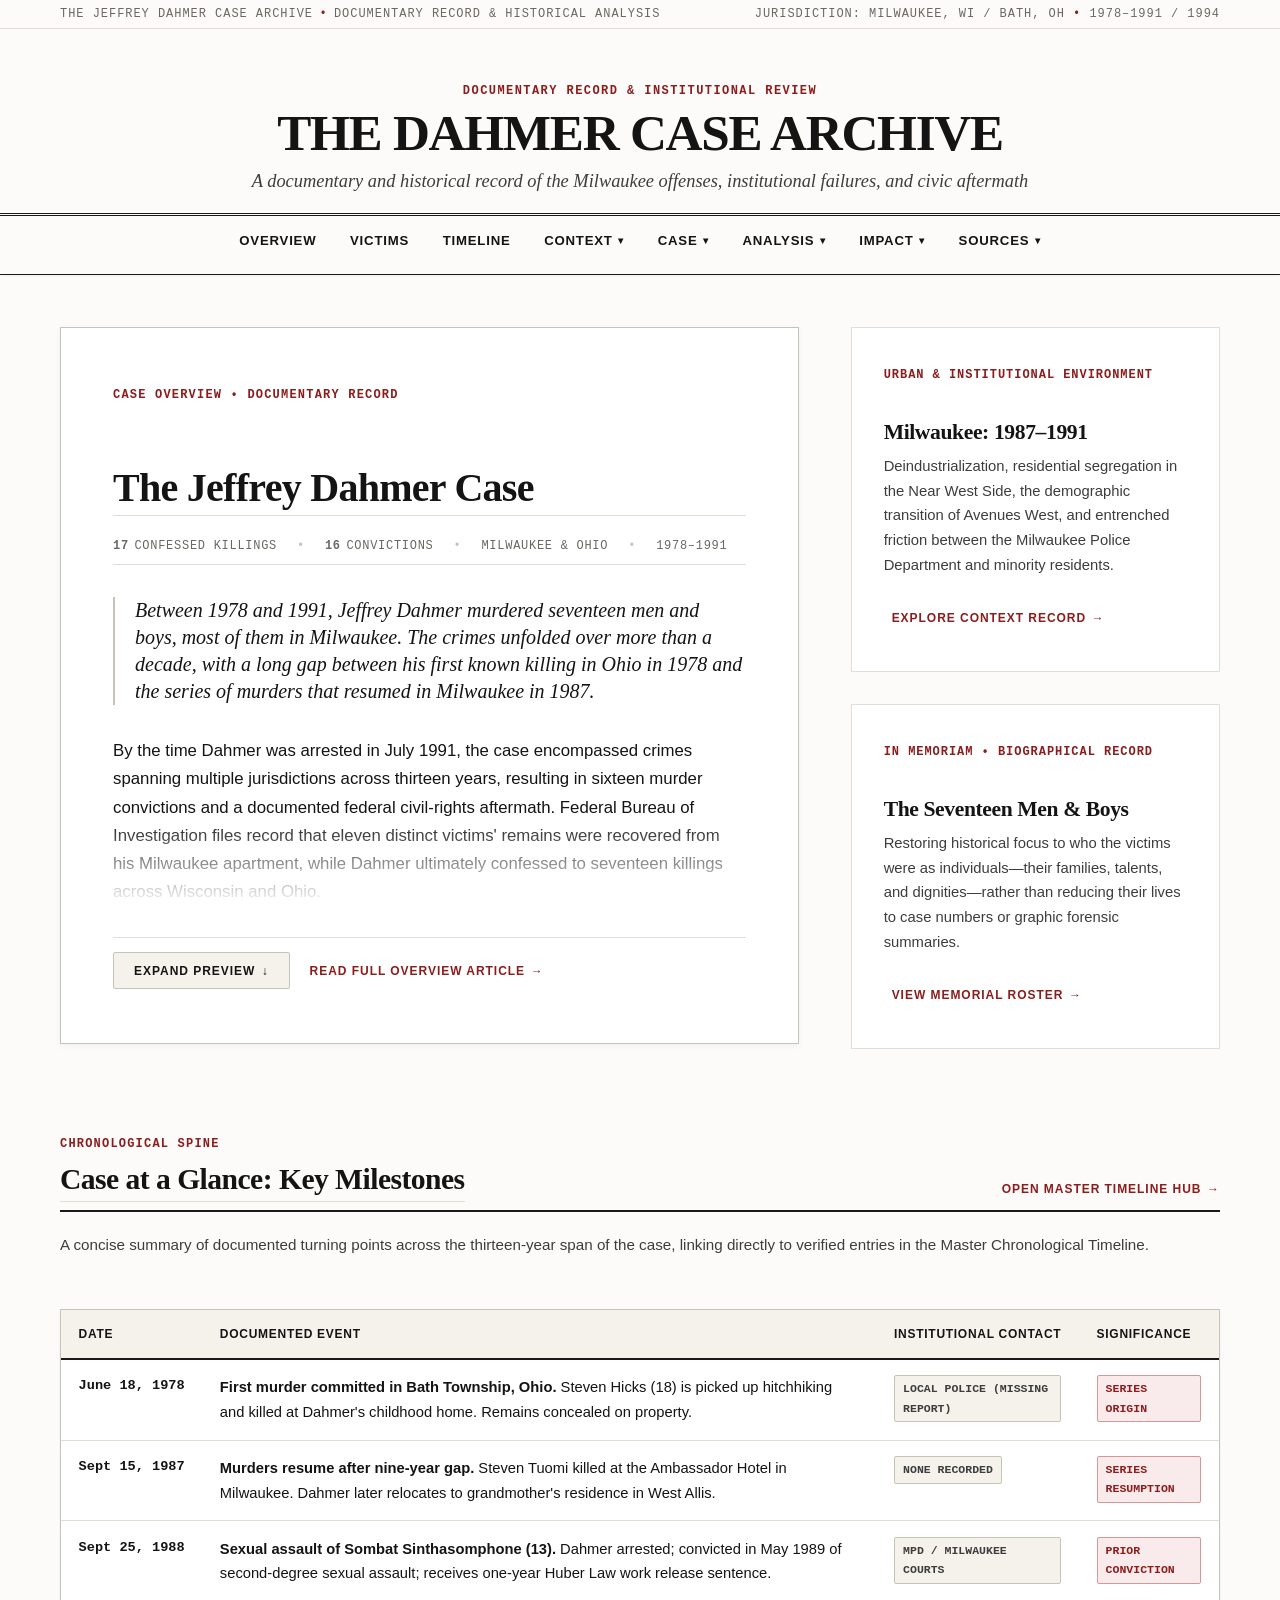
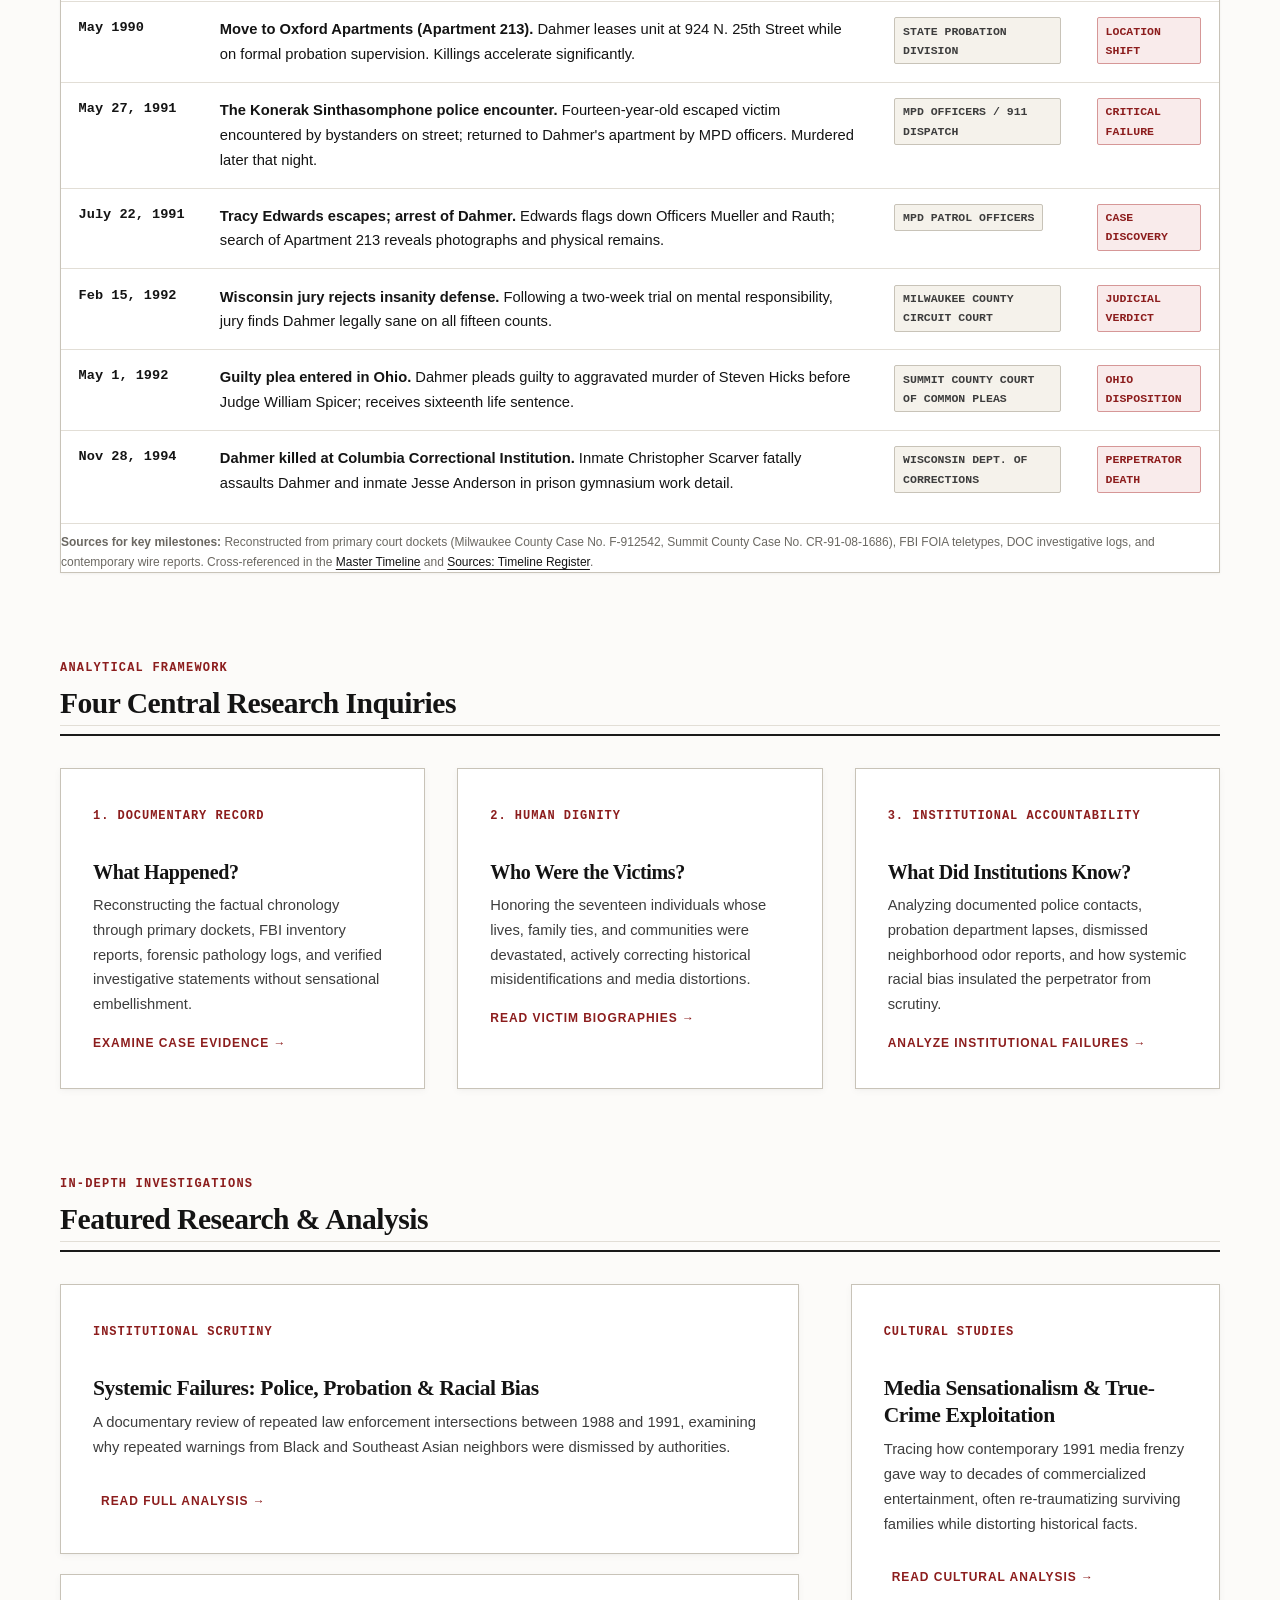
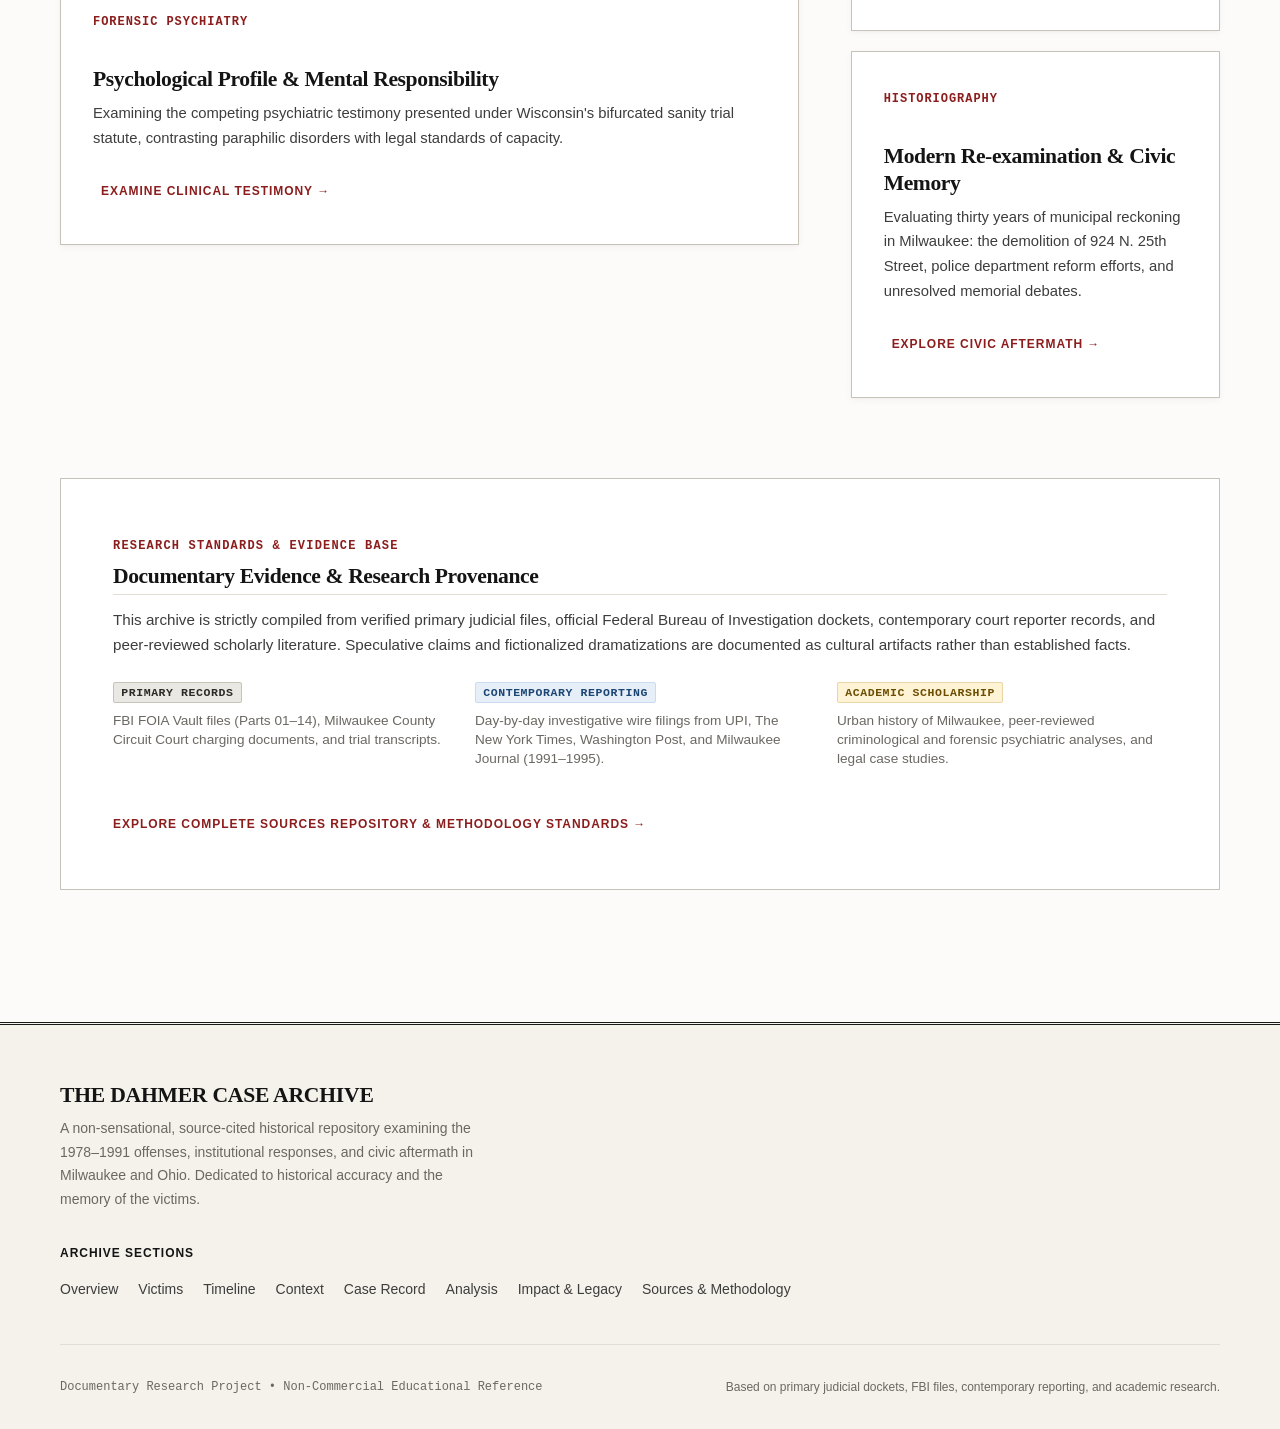
<file: index.html>
<!DOCTYPE html>
<html lang="en">
<head>
  <meta charset="UTF-8">
  <meta name="viewport" content="width=device-width, initial-scale=1.0">
  <title>The Dahmer Case Archive — Documentary Record &amp; Historical Analysis</title>
  <meta name="description" content="A non-sensational, source-cited historical repository examining the 1978–1991 Jeffrey Dahmer offenses, institutional responses, and civic aftermath in Milwaukee and Ohio.">
  <link rel="stylesheet" href="assets/css/variables.css">
  <link rel="stylesheet" href="assets/css/base.css">
  <link rel="stylesheet" href="assets/css/layout.css">
  <link rel="stylesheet" href="assets/css/components.css">
</head>
<body>
  <!-- Skip to Main Content Link -->
  <a href="#main-content" class="skip-link">Skip to main content</a>

  <!-- Top Edition Bar -->
  <aside class="site-topbar" aria-label="Archive Edition Information">
    <div class="container site-topbar-inner">
      <div class="topbar-edition">
        <span>The Jeffrey Dahmer Case Archive</span>
        <span class="topbar-bullet" aria-hidden="true">•</span>
        <span>Documentary Record &amp; Historical Analysis</span>
      </div>
      <div class="topbar-meta">
        <span>Jurisdiction: Milwaukee, WI / Bath, OH</span>
        <span class="topbar-bullet" aria-hidden="true">•</span>
        <span>1978–1991 / 1994</span>
      </div>
    </div>
  </aside>

  <!-- Site Masthead -->
  <header class="site-masthead" role="banner">
    <div class="container masthead-inner">
      <div class="masthead-kicker">Documentary Record &amp; Institutional Review</div>
      <h1 class="masthead-title"><a href="index.html">The Dahmer Case Archive</a></h1>
      <p class="masthead-subtitle">A documentary and historical record of the Milwaukee offenses, institutional failures, and civic aftermath</p>
    </div>
  </header>

  <!-- Primary Sticky Header Navigation -->
  <div class="site-nav-wrapper">
    <div class="container site-nav-container">
      <button class="mobile-nav-toggle" aria-controls="primary-nav" aria-expanded="false" aria-label="Toggle Navigation Menu">
        <span class="toggle-icon" aria-hidden="true">☰</span>
        <span class="toggle-text">Menu</span>
      </button>

      <nav id="primary-nav" class="site-nav" aria-label="Primary Site Navigation">
        <ul class="nav-list" role="menubar">
          <li class="nav-item" role="none">
            <a href="overview.html" class="nav-link" role="menuitem">Overview</a>
          </li>
          <li class="nav-item" role="none">
            <a href="victims.html" class="nav-link" role="menuitem">Victims</a>
          </li>
          <li class="nav-item" role="none">
            <a href="timeline.html" class="nav-link" role="menuitem">Timeline</a>
          </li>
          <li class="nav-item" role="none">
            <a href="context.html" class="nav-link" role="menuitem" aria-haspopup="true">
              Context <span class="arrow-icon" aria-hidden="true">▾</span>
            </a>
            <ul class="dropdown-menu" role="menu" aria-label="Context Submenu">
              <li class="dropdown-item" role="none"><a href="context.html#milwaukee-context" role="menuitem">Milwaukee: 1987–1991</a></li>
              <li class="dropdown-item" role="none"><a href="context.html#early-life" role="menuitem">Early Life &amp; Background</a></li>
            </ul>
          </li>
          <li class="nav-item" role="none">
            <a href="case.html" class="nav-link" role="menuitem" aria-haspopup="true">
              Case <span class="arrow-icon" aria-hidden="true">▾</span>
            </a>
            <ul class="dropdown-menu" role="menu" aria-label="Case Submenu">
              <li class="dropdown-item" role="none"><a href="case.html#offense-series" role="menuitem">The Offense Series</a></li>
              <li class="dropdown-item" role="none"><a href="case.html#investigation-arrest" role="menuitem">Investigation &amp; Arrest</a></li>
              <li class="dropdown-item" role="none"><a href="case.html#trial-proceedings" role="menuitem">Trial &amp; Legal Proceedings</a></li>
            </ul>
          </li>
          <li class="nav-item" role="none">
            <a href="analysis.html" class="nav-link" role="menuitem" aria-haspopup="true">
              Analysis <span class="arrow-icon" aria-hidden="true">▾</span>
            </a>
            <ul class="dropdown-menu" role="menu" aria-label="Analysis Submenu">
              <li class="dropdown-item" role="none"><a href="analysis.html#systemic-failures" role="menuitem">Systemic Failures</a></li>
              <li class="dropdown-item" role="none"><a href="analysis.html#psychological-profile" role="menuitem">Psychological Profile &amp; Evaluation</a></li>
              <li class="dropdown-item" role="none"><a href="analysis.html#theories-motivations" role="menuitem">Theories &amp; Motivations</a></li>
            </ul>
          </li>
          <li class="nav-item" role="none">
            <a href="impact.html" class="nav-link" role="menuitem" aria-haspopup="true">
              Impact <span class="arrow-icon" aria-hidden="true">▾</span>
            </a>
            <ul class="dropdown-menu" role="menu" aria-label="Impact Submenu">
              <li class="dropdown-item" role="none"><a href="impact.html#community-impact" role="menuitem">Community &amp; Civic Impact</a></li>
              <li class="dropdown-item" role="none"><a href="impact.html#social-reform" role="menuitem">Social Impact &amp; Reform</a></li>
              <li class="dropdown-item" role="none"><a href="impact.html#media-portrayal" role="menuitem">Media &amp; Cultural Portrayal</a></li>
              <li class="dropdown-item" role="none"><a href="impact.html#modern-reexamination" role="menuitem">Modern Re-examination</a></li>
              <li class="dropdown-item" role="none"><a href="impact.html#full-conclusion" role="menuitem">Full Research Conclusion</a></li>
            </ul>
          </li>
          <li class="nav-item" role="none">
            <a href="sources.html" class="nav-link" role="menuitem" aria-haspopup="true">
              Sources <span class="arrow-icon" aria-hidden="true">▾</span>
            </a>
            <ul class="dropdown-menu" role="menu" aria-label="Sources Submenu">
              <li class="dropdown-item" role="none"><a href="sources.html#key-sources" role="menuitem">Key Sources &amp; Bibliography</a></li>
              <li class="dropdown-item" role="none"><a href="sources.html#methodology" role="menuitem">Methodology &amp; Standards</a></li>
            </ul>
          </li>
        </ul>
      </nav>
    </div>
  </div>

  <!-- Main Content -->
  <main id="main-content">
    <div class="container">
      
      <!-- Editorial Grid: Dominant Feature Card + Secondary Context & Victims -->
      <section class="editorial-grid" aria-labelledby="frontpage-feature-heading">
        
        <!-- Primary Feature: Expandable Overview Article -->
        <article class="feature-card overview-expandable">
          <header>
            <span class="feature-tag">Case Overview • Documentary Record</span>
            <h2 id="frontpage-feature-heading" class="feature-title">
              <a href="overview.html">The Jeffrey Dahmer Case</a>
            </h2>
            <div class="article-meta">
              <span class="article-meta-item"><strong>17</strong> Confessed Killings</span>
              <span class="meta-divider" aria-hidden="true">•</span>
              <span class="article-meta-item"><strong>16</strong> Convictions</span>
              <span class="meta-divider" aria-hidden="true">•</span>
              <span class="article-meta-item">Milwaukee &amp; Ohio</span>
              <span class="meta-divider" aria-hidden="true">•</span>
              <span class="article-meta-item">1978–1991</span>
            </div>
          </header>

          <div class="overview-preview-text" id="homepage-overview-text">
            <p class="lead-paragraph">
              Between 1978 and 1991, Jeffrey Dahmer murdered seventeen men and boys, most of them in Milwaukee. The crimes unfolded over more than a decade, with a long gap between his first known killing in Ohio in 1978 and the series of murders that resumed in Milwaukee in 1987.
            </p>
            <p>
              By the time Dahmer was arrested in July 1991, the case encompassed crimes spanning multiple jurisdictions across thirteen years, resulting in sixteen murder convictions and a documented federal civil-rights aftermath. Federal Bureau of Investigation files record that eleven distinct victims' remains were recovered from his Milwaukee apartment, while Dahmer ultimately confessed to seventeen killings across Wisconsin and Ohio.
            </p>
            <p>
              The case cannot be understood only through the crimes themselves. Eleven of Dahmer's seventeen victims were Black, as documented in federal civil rights dockets, while other victims were Asian, Latino, Native American, and white. Several victims were encountered in or near Milwaukee's LGBTQ social venues, while others were met at transit hubs, retail centers, and public streets. In the archive's analytical assessment, these intersections place the case squarely within a Milwaukee divided by racial, economic, and geographic segregation, making questions of visibility, vulnerability, and municipal institutional response central to any serious historical examination.
            </p>
            <p>
              The case finally came to light on the night of July 22, 1991, when Tracy Edwards escaped from Dahmer's apartment with a handcuff attached to one wrist and flagged down Milwaukee police officers at approximately 11:30 p.m. Officers followed Edwards back to 924 North 25th Street, where they arrested Dahmer and discovered human remains and photographic evidence inside Apartment 213. Investigators soon learned that the material in the apartment was connected to a prolonged, multi-jurisdictional series of killings.
            </p>
            <p>
              What followed was far more than a routine criminal investigation. It exposed repeated previous police contacts, probation supervision oversights, unheeded neighborhood complaints, the catastrophic mishandling of fourteen-year-old Konerak Sinthasomphone, and the structural ways in which race, poverty, and sexuality shaped institutional response. This repository examines the documentary record beyond sensational headlines: the victims' biographies, the forensic chronology, Milwaukee's historical environment, the legal proceedings, documented psychiatric evaluations, systemic institutional failures, and decades of subsequent civic and cultural reassessment.
            </p>
            <div class="block-citation" style="margin-top: var(--space-md); font-size: var(--text-xs); color: var(--text-muted); border-top: 1px solid var(--border-light); padding-top: var(--space-xs);">
              <strong>Sources for this feature:</strong> Sourced from primary FBI Vault files, Milwaukee County Circuit Court charging records, Ohio judicial dockets, and contemporary press archives. See <a href="overview.html#footnotes-heading">Overview Citation Register [1]–[41]</a> and <a href="sources.html#sources-overview">Sources: Overview Tab</a>.
            </div>
            
            <div class="overview-fade-overlay" aria-hidden="true"></div>
          </div>

          <div class="expand-actions-bar">
            <button class="expand-toggle-btn" aria-expanded="false" aria-controls="homepage-overview-text">
              Expand preview <span aria-hidden="true">↓</span>
            </button>
            <a href="overview.html" class="read-more-link">
              Read full overview article <span aria-hidden="true">→</span>
            </a>
          </div>
        </article>

        <!-- Secondary Features Column -->
        <aside class="sidebar-editorial" aria-label="Secondary Research Features">
          <div style="display: flex; flex-direction: column; gap: var(--space-lg);">
            
            <!-- Secondary Card: Context -->
            <section class="card-secondary" aria-labelledby="card-context-heading">
              <div>
                <span class="card-kicker">Urban &amp; Institutional Environment</span>
                <h3 id="card-context-heading" class="card-title">
                  <a href="context.html#milwaukee-context">Milwaukee: 1987–1991</a>
                </h3>
                <p class="card-deck">
                  Deindustrialization, residential segregation in the Near West Side, the demographic transition of Avenues West, and entrenched friction between the Milwaukee Police Department and minority residents.
                </p>
              </div>
              <div>
                <a href="context.html#milwaukee-context" class="read-more-link">Explore Context Record <span aria-hidden="true">→</span></a>
              </div>
            </section>

            <!-- Secondary Card: Victims -->
            <section class="card-secondary" aria-labelledby="card-victims-heading">
              <div>
                <span class="card-kicker">In Memoriam • Biographical Record</span>
                <h3 id="card-victims-heading" class="card-title">
                  <a href="victims.html">The Seventeen Men &amp; Boys</a>
                </h3>
                <p class="card-deck">
                  Restoring historical focus to who the victims were as individuals—their families, talents, and dignities—rather than reducing their lives to case numbers or graphic forensic summaries.
                </p>
              </div>
              <div>
                <a href="victims.html" class="read-more-link">View Memorial Roster <span aria-hidden="true">→</span></a>
              </div>
            </section>

          </div>
        </aside>

      </section>

      <!-- Visual Chronology: Case at a Glance Summary Table -->
      <section aria-labelledby="case-glance-heading" style="margin-bottom: var(--space-2xl);">
        <div style="display: flex; justify-content: space-between; align-items: flex-end; flex-wrap: wrap; gap: var(--space-xs); border-bottom: 2px solid var(--border-dark); padding-bottom: var(--space-xs); margin-bottom: var(--space-md);">
          <div>
            <span class="editorial-kicker">Chronological Spine</span>
            <h2 id="case-glance-heading" style="margin: 0; font-size: var(--text-xl);">Case at a Glance: Key Milestones</h2>
          </div>
          <div>
            <a href="timeline.html" class="read-more-link" style="padding: 0;">Open Master Timeline Hub <span aria-hidden="true">→</span></a>
          </div>
        </div>

        <p class="text-secondary" style="font-size: 0.95rem; margin-bottom: var(--space-md);">
          A concise summary of documented turning points across the thirteen-year span of the case, linking directly to verified entries in the Master Chronological Timeline.
        </p>

        <div class="timeline-table-wrapper">
          <table class="timeline-table" aria-label="Key Case Milestones">
            <thead>
              <tr>
                <th scope="col" style="width: 140px;">Date</th>
                <th scope="col">Documented Event</th>
                <th scope="col" style="width: 200px;">Institutional Contact</th>
                <th scope="col" style="width: 140px;">Significance</th>
              </tr>
            </thead>
            <tbody>
              <tr class="timeline-row">
                <td class="timeline-date-col">June 18, 1978</td>
                <td>
                  <strong>First murder committed in Bath Township, Ohio.</strong> Steven Hicks (18) is picked up hitchhiking and killed at Dahmer's childhood home. Remains concealed on property.
                </td>
                <td><span class="timeline-contact-tag">Local Police (Missing Report)</span></td>
                <td><span class="timeline-significance-tag">Series Origin</span></td>
              </tr>
              <tr class="timeline-row">
                <td class="timeline-date-col">Sept 15, 1987</td>
                <td>
                  <strong>Murders resume after nine-year gap.</strong> Steven Tuomi killed at the Ambassador Hotel in Milwaukee. Dahmer later relocates to grandmother's residence in West Allis.
                </td>
                <td><span class="timeline-contact-tag">None Recorded</span></td>
                <td><span class="timeline-significance-tag">Series Resumption</span></td>
              </tr>
              <tr class="timeline-row">
                <td class="timeline-date-col">Sept 25, 1988</td>
                <td>
                  <strong>Sexual assault of Sombat Sinthasomphone (13).</strong> Dahmer arrested; convicted in May 1989 of second-degree sexual assault; receives one-year Huber Law work release sentence.
                </td>
                <td><span class="timeline-contact-tag">MPD / Milwaukee Courts</span></td>
                <td><span class="timeline-significance-tag">Prior Conviction</span></td>
              </tr>
              <tr class="timeline-row">
                <td class="timeline-date-col">May 1990</td>
                <td>
                  <strong>Move to Oxford Apartments (Apartment 213).</strong> Dahmer leases unit at 924 N. 25th Street while on formal probation supervision. Killings accelerate significantly.
                </td>
                <td><span class="timeline-contact-tag">State Probation Division</span></td>
                <td><span class="timeline-significance-tag">Location Shift</span></td>
              </tr>
              <tr class="timeline-row">
                <td class="timeline-date-col">May 27, 1991</td>
                <td>
                  <strong>The Konerak Sinthasomphone police encounter.</strong> Fourteen-year-old escaped victim encountered by bystanders on street; returned to Dahmer's apartment by MPD officers. Murdered later that night.
                </td>
                <td><span class="timeline-contact-tag">MPD Officers / 911 Dispatch</span></td>
                <td><span class="timeline-significance-tag">Critical Failure</span></td>
              </tr>
              <tr class="timeline-row">
                <td class="timeline-date-col">July 22, 1991</td>
                <td>
                  <strong>Tracy Edwards escapes; arrest of Dahmer.</strong> Edwards flags down Officers Mueller and Rauth; search of Apartment 213 reveals photographs and physical remains.
                </td>
                <td><span class="timeline-contact-tag">MPD Patrol Officers</span></td>
                <td><span class="timeline-significance-tag">Case Discovery</span></td>
              </tr>
              <tr class="timeline-row">
                <td class="timeline-date-col">Feb 15, 1992</td>
                <td>
                  <strong>Wisconsin jury rejects insanity defense.</strong> Following a two-week trial on mental responsibility, jury finds Dahmer legally sane on all fifteen counts.
                </td>
                <td><span class="timeline-contact-tag">Milwaukee County Circuit Court</span></td>
                <td><span class="timeline-significance-tag">Judicial Verdict</span></td>
              </tr>
              <tr class="timeline-row">
                <td class="timeline-date-col">May 1, 1992</td>
                <td>
                  <strong>Guilty plea entered in Ohio.</strong> Dahmer pleads guilty to aggravated murder of Steven Hicks before Judge William Spicer; receives sixteenth life sentence.
                </td>
                <td><span class="timeline-contact-tag">Summit County Court of Common Pleas</span></td>
                <td><span class="timeline-significance-tag">Ohio Disposition</span></td>
              </tr>
              <tr class="timeline-row">
                <td class="timeline-date-col">Nov 28, 1994</td>
                <td>
                  <strong>Dahmer killed at Columbia Correctional Institution.</strong> Inmate Christopher Scarver fatally assaults Dahmer and inmate Jesse Anderson in prison gymnasium work detail.
                </td>
                <td><span class="timeline-contact-tag">Wisconsin Dept. of Corrections</span></td>
                <td><span class="timeline-significance-tag">Perpetrator Death</span></td>
              </tr>
            </tbody>
          </table>
          <div class="block-citation" style="margin-top: var(--space-sm); padding-top: var(--space-xs); border-top: 1px solid var(--border-light); font-size: var(--text-xs); color: var(--text-muted);">
            <strong>Sources for key milestones:</strong> Reconstructed from primary court dockets (Milwaukee County Case No. F-912542, Summit County Case No. CR-91-08-1686), FBI FOIA teletypes, DOC investigative logs, and contemporary wire reports. Cross-referenced in the <a href="timeline.html">Master Timeline</a> and <a href="sources.html#sources-timeline">Sources: Timeline Register</a>.
          </div>
        </div>
      </section>

      <!-- Intellectual Framework: 4 Core Research Questions -->
      <section aria-labelledby="research-framework-heading" style="margin-bottom: var(--space-2xl);">
        <div style="border-bottom: 2px solid var(--border-dark); padding-bottom: var(--space-xs); margin-bottom: var(--space-lg);">
          <span class="editorial-kicker">Analytical Framework</span>
          <h2 id="research-framework-heading" style="margin: 0; font-size: var(--text-xl);">Four Central Research Inquiries</h2>
        </div>

        <div class="secondary-grid">
          
          <div class="feature-card" style="padding: var(--space-lg);">
            <span class="card-kicker">1. Documentary Record</span>
            <h3 class="card-title" style="font-size: 1.25rem;">What Happened?</h3>
            <p class="text-secondary" style="font-size: 0.92rem; line-height: var(--leading-normal); margin-bottom: var(--space-sm);">
              Reconstructing the factual chronology through primary dockets, FBI inventory reports, forensic pathology logs, and verified investigative statements without sensational embellishment.
            </p>
            <a href="case.html" class="read-more-link" style="padding: 0;">Examine Case Evidence →</a>
          </div>

          <div class="feature-card" style="padding: var(--space-lg);">
            <span class="card-kicker">2. Human Dignity</span>
            <h3 class="card-title" style="font-size: 1.25rem;">Who Were the Victims?</h3>
            <p class="text-secondary" style="font-size: 0.92rem; line-height: var(--leading-normal); margin-bottom: var(--space-sm);">
              Honoring the seventeen individuals whose lives, family ties, and communities were devastated, actively correcting historical misidentifications and media distortions.
            </p>
            <a href="victims.html" class="read-more-link" style="padding: 0;">Read Victim Biographies →</a>
          </div>

          <div class="feature-card" style="padding: var(--space-lg);">
            <span class="card-kicker">3. Institutional Accountability</span>
            <h3 class="card-title" style="font-size: 1.25rem;">What Did Institutions Know?</h3>
            <p class="text-secondary" style="font-size: 0.92rem; line-height: var(--leading-normal); margin-bottom: var(--space-sm);">
              Analyzing documented police contacts, probation department lapses, dismissed neighborhood odor reports, and how systemic racial bias insulated the perpetrator from scrutiny.
            </p>
            <a href="analysis.html#systemic-failures" class="read-more-link" style="padding: 0;">Analyze Institutional Failures →</a>
          </div>

        </div>
      </section>

      <!-- Featured Research Gateway: 4 Deep Research Areas -->
      <section aria-labelledby="featured-research-heading" style="margin-bottom: var(--space-2xl);">
        <div style="border-bottom: 2px solid var(--border-dark); padding-bottom: var(--space-xs); margin-bottom: var(--space-lg);">
          <span class="editorial-kicker">In-Depth Investigations</span>
          <h2 id="featured-research-heading" style="margin: 0; font-size: var(--text-xl);">Featured Research &amp; Analysis</h2>
        </div>

        <div class="editorial-grid" style="margin-bottom: 0;">
          
          <div style="display: flex; flex-direction: column; gap: var(--space-md);">
            <article class="feature-card" style="padding: var(--space-lg);">
              <span class="card-kicker">Institutional Scrutiny</span>
              <h3 class="card-title"><a href="analysis.html#systemic-failures">Systemic Failures: Police, Probation &amp; Racial Bias</a></h3>
              <p class="card-deck">
                A documentary review of repeated law enforcement intersections between 1988 and 1991, examining why repeated warnings from Black and Southeast Asian neighbors were dismissed by authorities.
              </p>
              <a href="analysis.html#systemic-failures" class="read-more-link">Read Full Analysis →</a>
            </article>

            <article class="feature-card" style="padding: var(--space-lg);">
              <span class="card-kicker">Forensic Psychiatry</span>
              <h3 class="card-title"><a href="analysis.html#psychological-profile">Psychological Profile &amp; Mental Responsibility</a></h3>
              <p class="card-deck">
                Examining the competing psychiatric testimony presented under Wisconsin's bifurcated sanity trial statute, contrasting paraphilic disorders with legal standards of capacity.
              </p>
              <a href="analysis.html#psychological-profile" class="read-more-link">Examine Clinical Testimony →</a>
            </article>
          </div>

          <div style="display: flex; flex-direction: column; gap: var(--space-md);">
            <article class="feature-card" style="padding: var(--space-lg);">
              <span class="card-kicker">Cultural Studies</span>
              <h3 class="card-title"><a href="impact.html#media-portrayal">Media Sensationalism &amp; True-Crime Exploitation</a></h3>
              <p class="card-deck">
                Tracing how contemporary 1991 media frenzy gave way to decades of commercialized entertainment, often re-traumatizing surviving families while distorting historical facts.
              </p>
              <a href="impact.html#media-portrayal" class="read-more-link">Read Cultural Analysis →</a>
            </article>

            <article class="feature-card" style="padding: var(--space-lg);">
              <span class="card-kicker">Historiography</span>
              <h3 class="card-title"><a href="impact.html#modern-reexamination">Modern Re-examination &amp; Civic Memory</a></h3>
              <p class="card-deck">
                Evaluating thirty years of municipal reckoning in Milwaukee: the demolition of 924 N. 25th Street, police department reform efforts, and unresolved memorial debates.
              </p>
              <a href="impact.html#modern-reexamination" class="read-more-link">Explore Civic Aftermath →</a>
            </article>
          </div>

        </div>
      </section>

      <!-- Research Sources & Methodology Intro -->
      <section aria-labelledby="sources-gateway-heading" style="background-color: var(--bg-card); border: 1px solid var(--border-medium); padding: var(--space-xl); margin-bottom: var(--space-xl);">
        <span class="editorial-kicker">Research Standards &amp; Evidence Base</span>
        <h2 id="sources-gateway-heading" style="margin-top: 0; font-size: var(--text-lg); margin-bottom: var(--space-sm);">Documentary Evidence &amp; Research Provenance</h2>
        <p class="text-secondary" style="font-size: 0.95rem; line-height: var(--leading-normal); margin-bottom: var(--space-md);">
          This archive is strictly compiled from verified primary judicial files, official Federal Bureau of Investigation dockets, contemporary court reporter records, and peer-reviewed scholarly literature. Speculative claims and fictionalized dramatizations are documented as cultural artifacts rather than established facts.
        </p>

        <div class="secondary-grid" style="margin-bottom: var(--space-md);">
          <div>
            <span class="badge-evidence badge-primary" style="margin-bottom: var(--space-xs);">Primary Records</span>
            <p style="font-size: 0.85rem; color: var(--text-muted); line-height: 1.4;">
              FBI FOIA Vault files (Parts 01–14), Milwaukee County Circuit Court charging documents, and trial transcripts.
            </p>
          </div>
          <div>
            <span class="badge-evidence badge-contemp" style="margin-bottom: var(--space-xs);">Contemporary Reporting</span>
            <p style="font-size: 0.85rem; color: var(--text-muted); line-height: 1.4;">
              Day-by-day investigative wire filings from UPI, The New York Times, Washington Post, and Milwaukee Journal (1991–1995).
            </p>
          </div>
          <div>
            <span class="badge-evidence badge-indirect" style="margin-bottom: var(--space-xs);">Academic Scholarship</span>
            <p style="font-size: 0.85rem; color: var(--text-muted); line-height: 1.4;">
              Urban history of Milwaukee, peer-reviewed criminological and forensic psychiatric analyses, and legal case studies.
            </p>
          </div>
        </div>

        <a href="sources.html" class="read-more-link" style="padding: 0;">Explore Complete Sources Repository &amp; Methodology Standards →</a>
      </section>

    </div>
  </main>

  <!-- Broadsheet Editorial Footer -->
  <footer class="site-footer" role="contentinfo">
    <div class="container footer-inner">
      <div class="footer-top">
        <div class="footer-brand">
          <div class="footer-brand-title">The Dahmer Case Archive</div>
          <p class="footer-brand-desc">
            A non-sensational, source-cited historical repository examining the 1978–1991 offenses, institutional responses, and civic aftermath in Milwaukee and Ohio. Dedicated to historical accuracy and the memory of the victims.
          </p>
        </div>
        <div class="footer-nav-group">
          <div class="footer-nav-title">Archive Sections</div>
          <ul class="footer-nav">
            <li><a href="overview.html">Overview</a></li>
            <li><a href="victims.html">Victims</a></li>
            <li><a href="timeline.html">Timeline</a></li>
            <li><a href="context.html">Context</a></li>
            <li><a href="case.html">Case Record</a></li>
            <li><a href="analysis.html">Analysis</a></li>
            <li><a href="impact.html">Impact &amp; Legacy</a></li>
            <li><a href="sources.html">Sources &amp; Methodology</a></li>
          </ul>
        </div>
      </div>
      <div class="footer-bottom">
        <div class="footer-copyright">
          <span>Documentary Research Project • Non-Commercial Educational Reference</span>
        </div>
        <div class="footer-meta">
          <span>Based on primary judicial dockets, FBI files, contemporary reporting, and academic research.</span>
        </div>
      </div>
    </div>
  </footer>

  <!-- Scripts -->
  <script src="assets/js/nav.js"></script>
  <script src="assets/js/expander.js"></script>
</body>
</html>
</file>
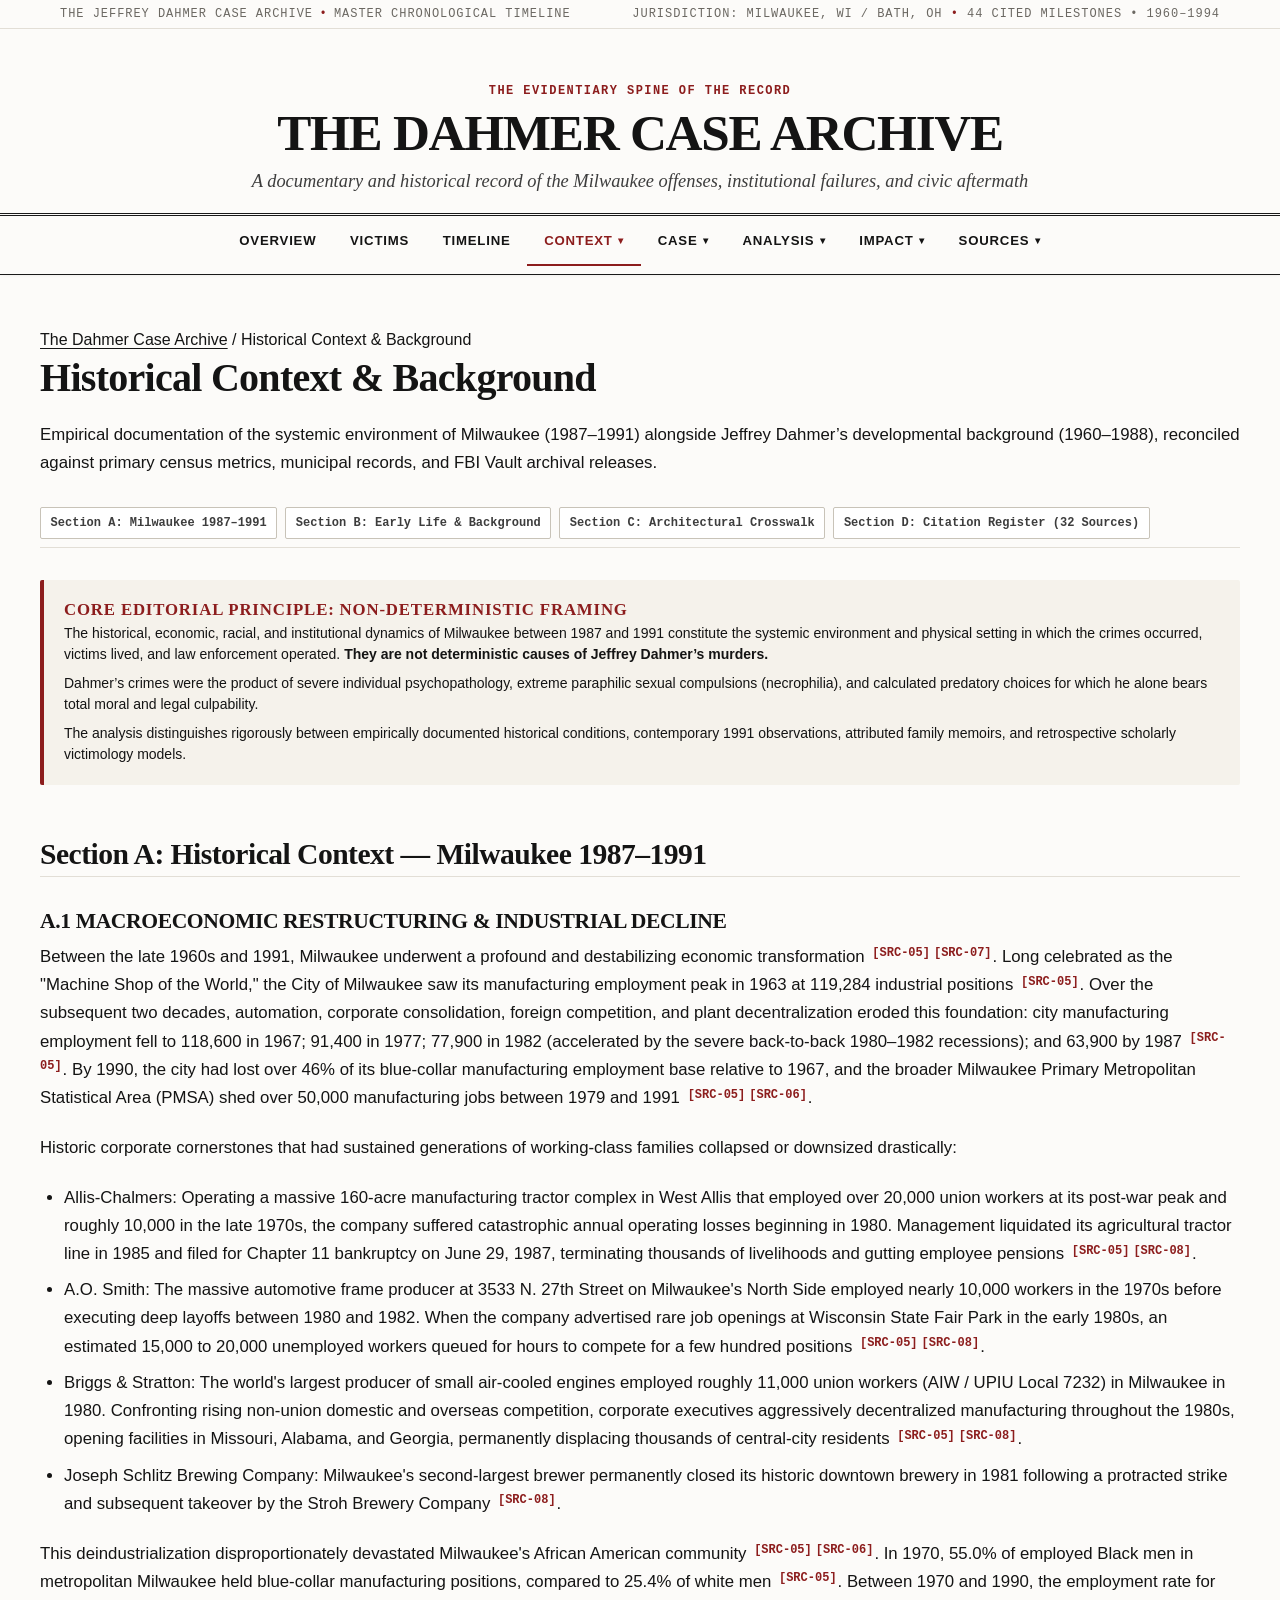
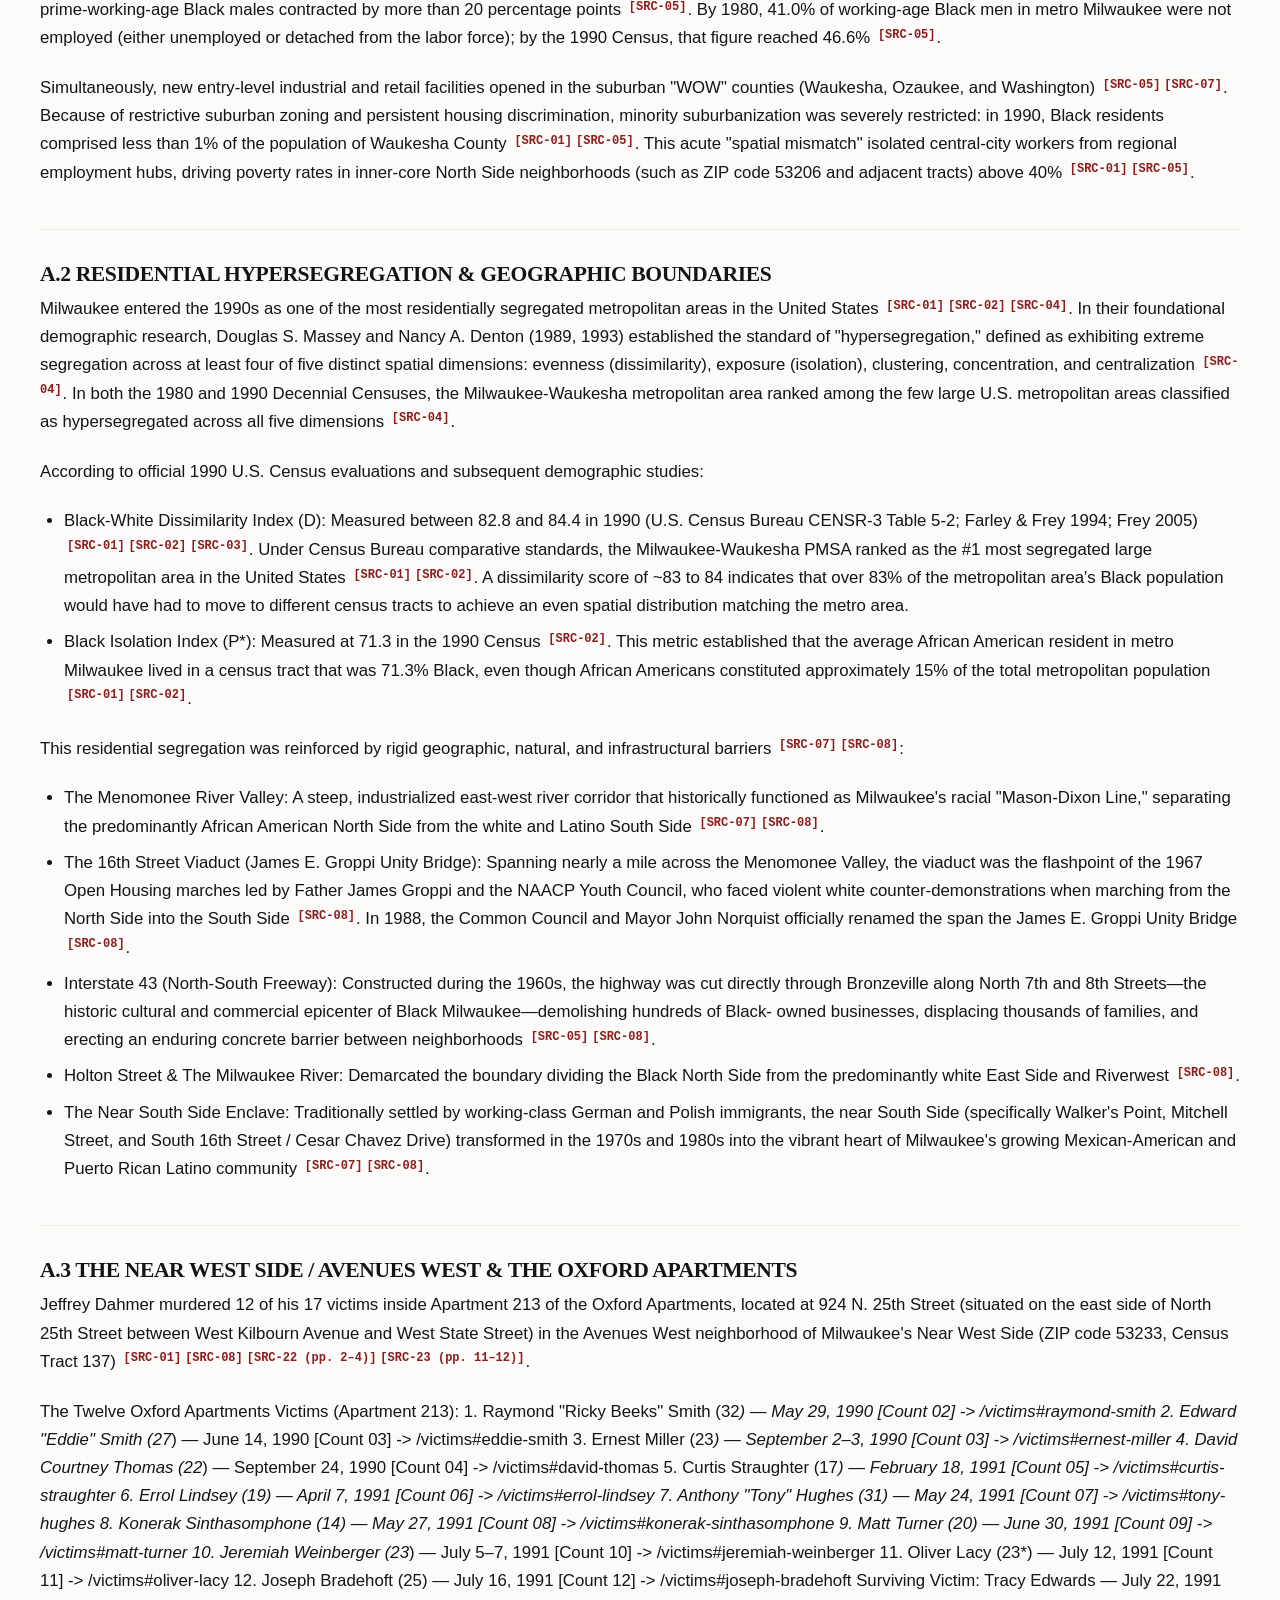
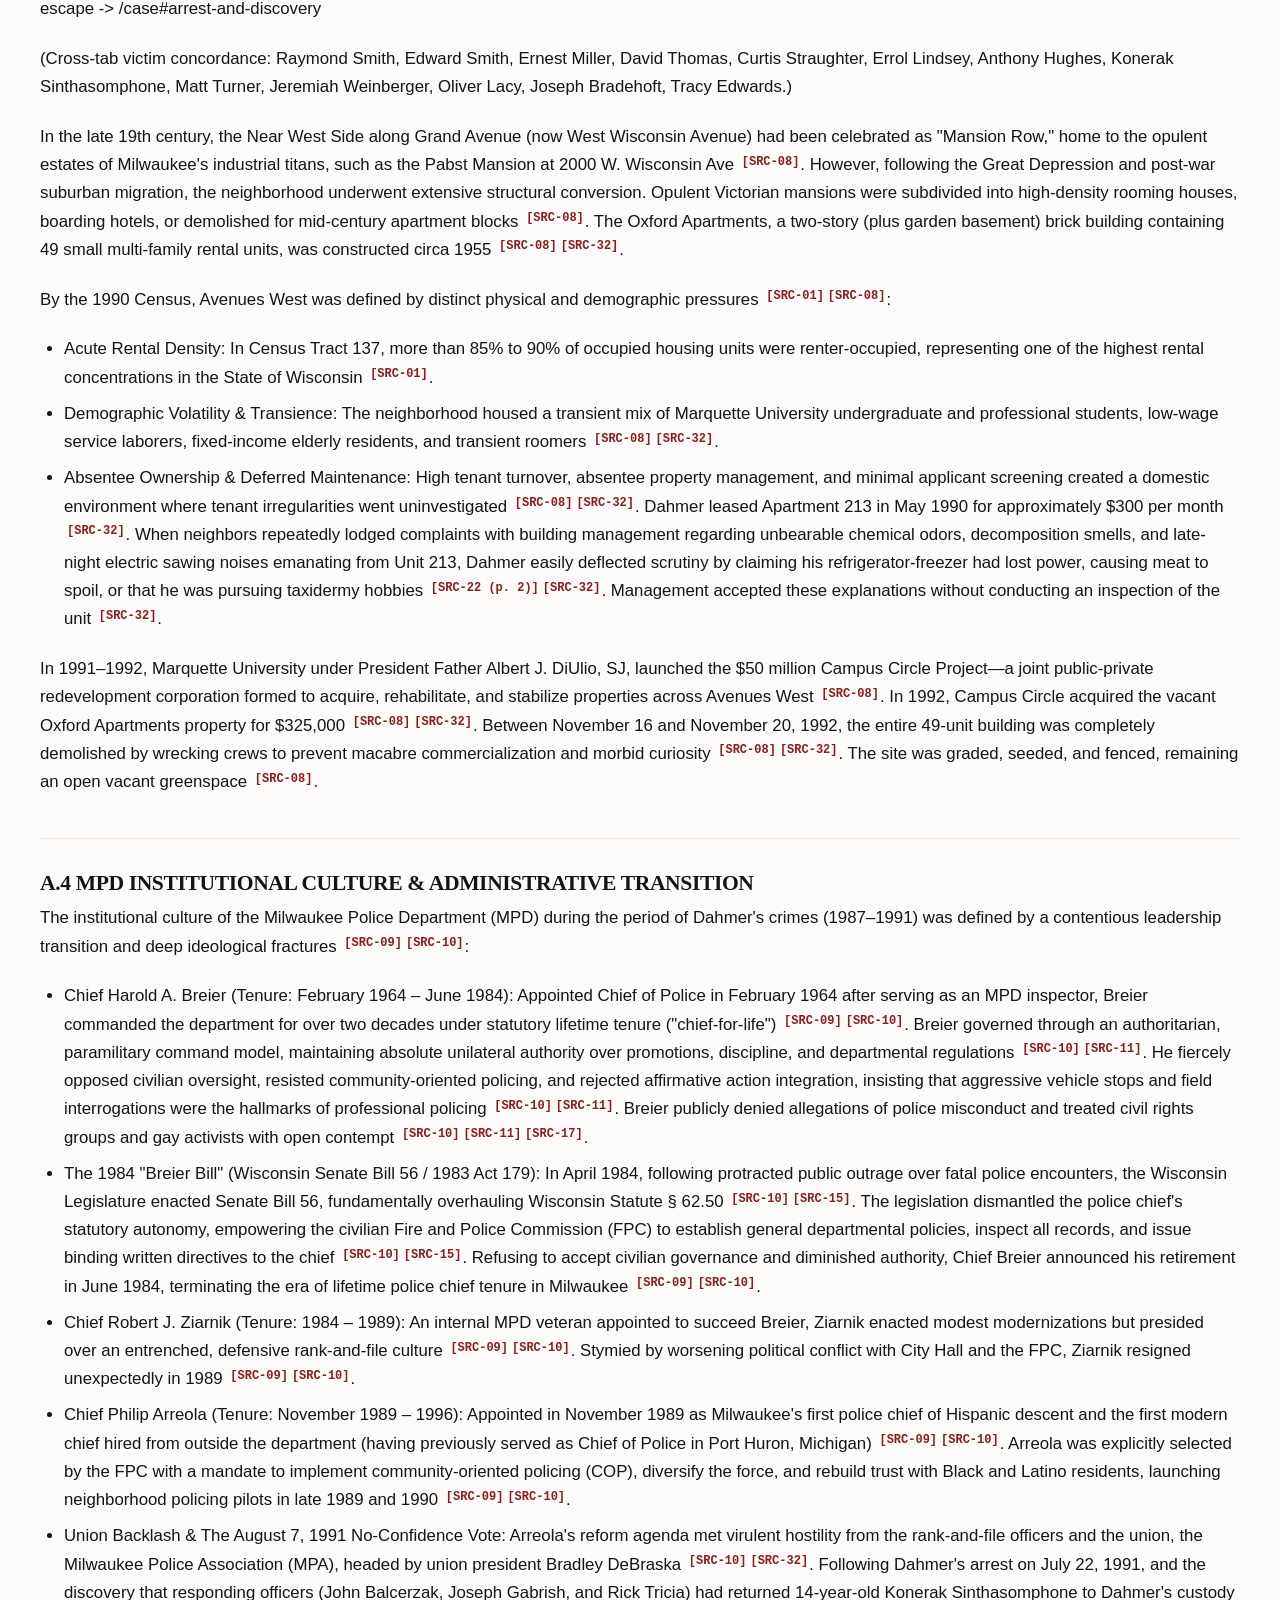
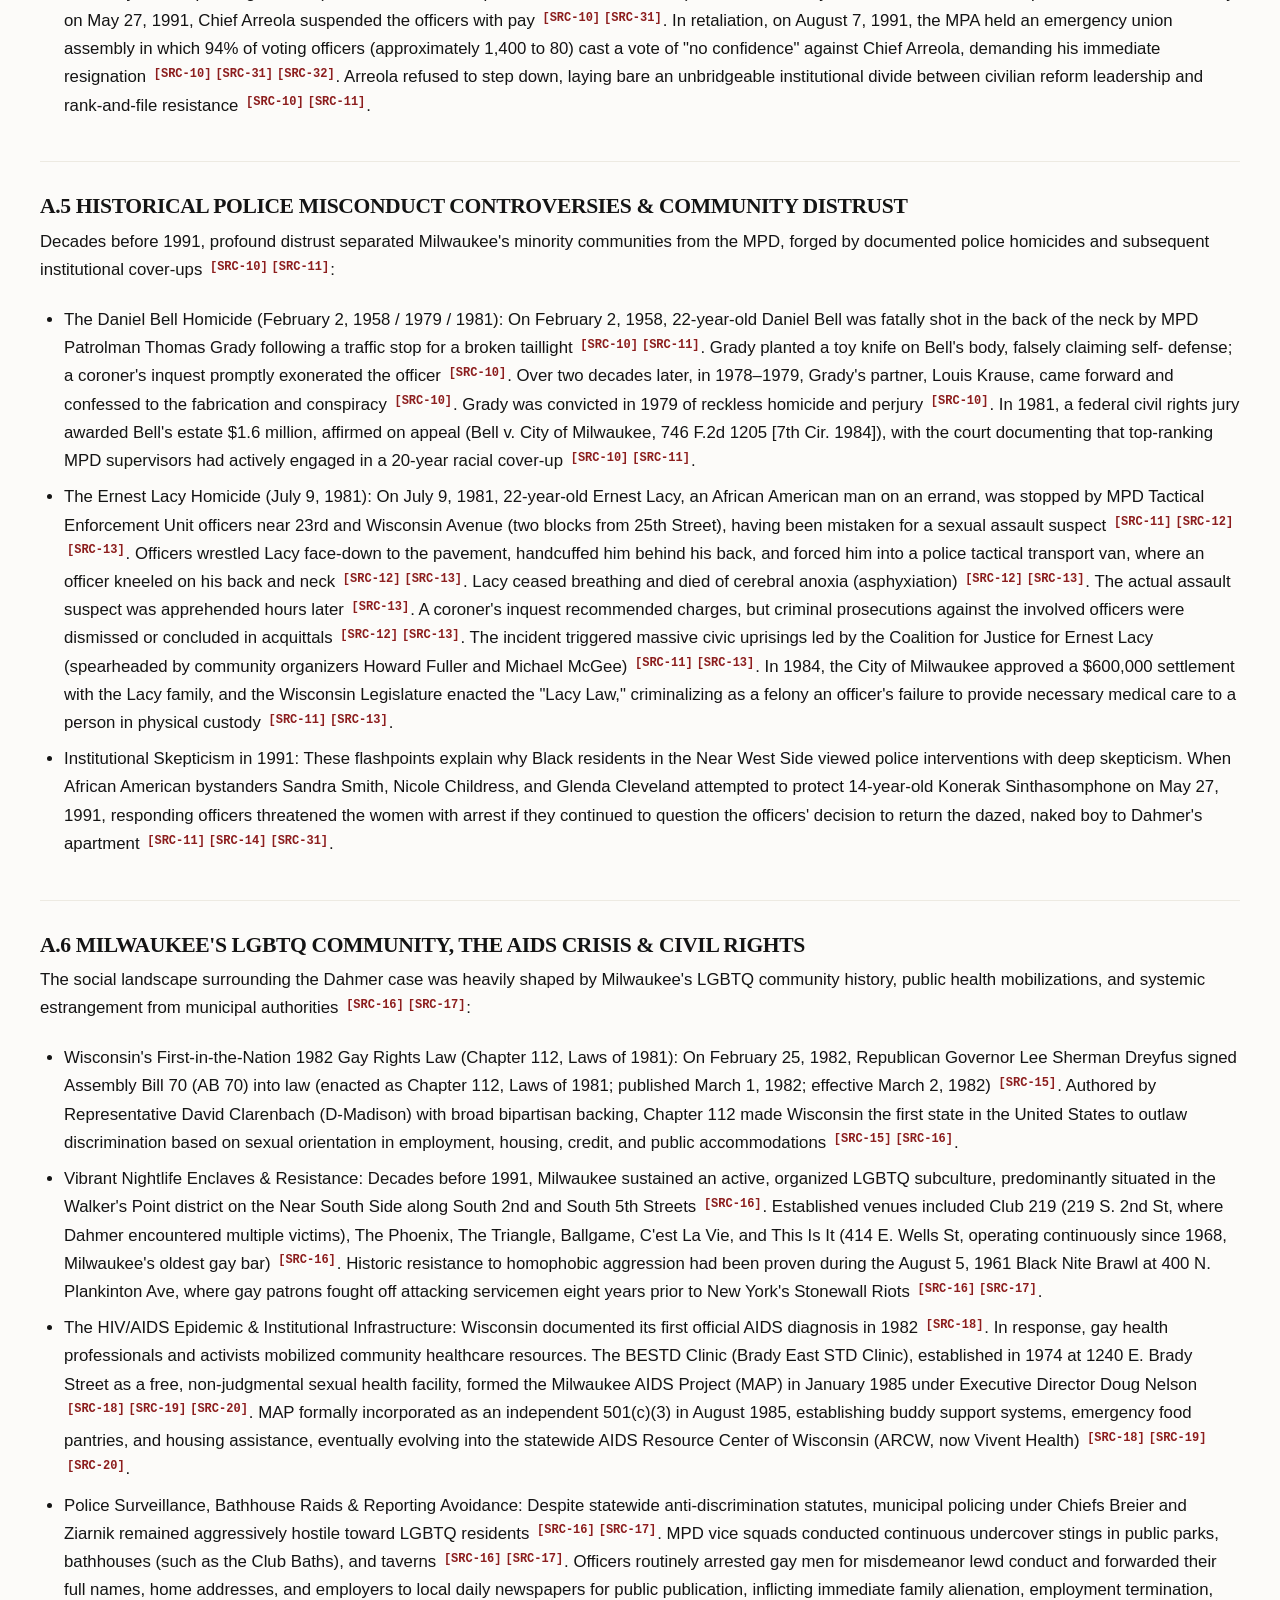
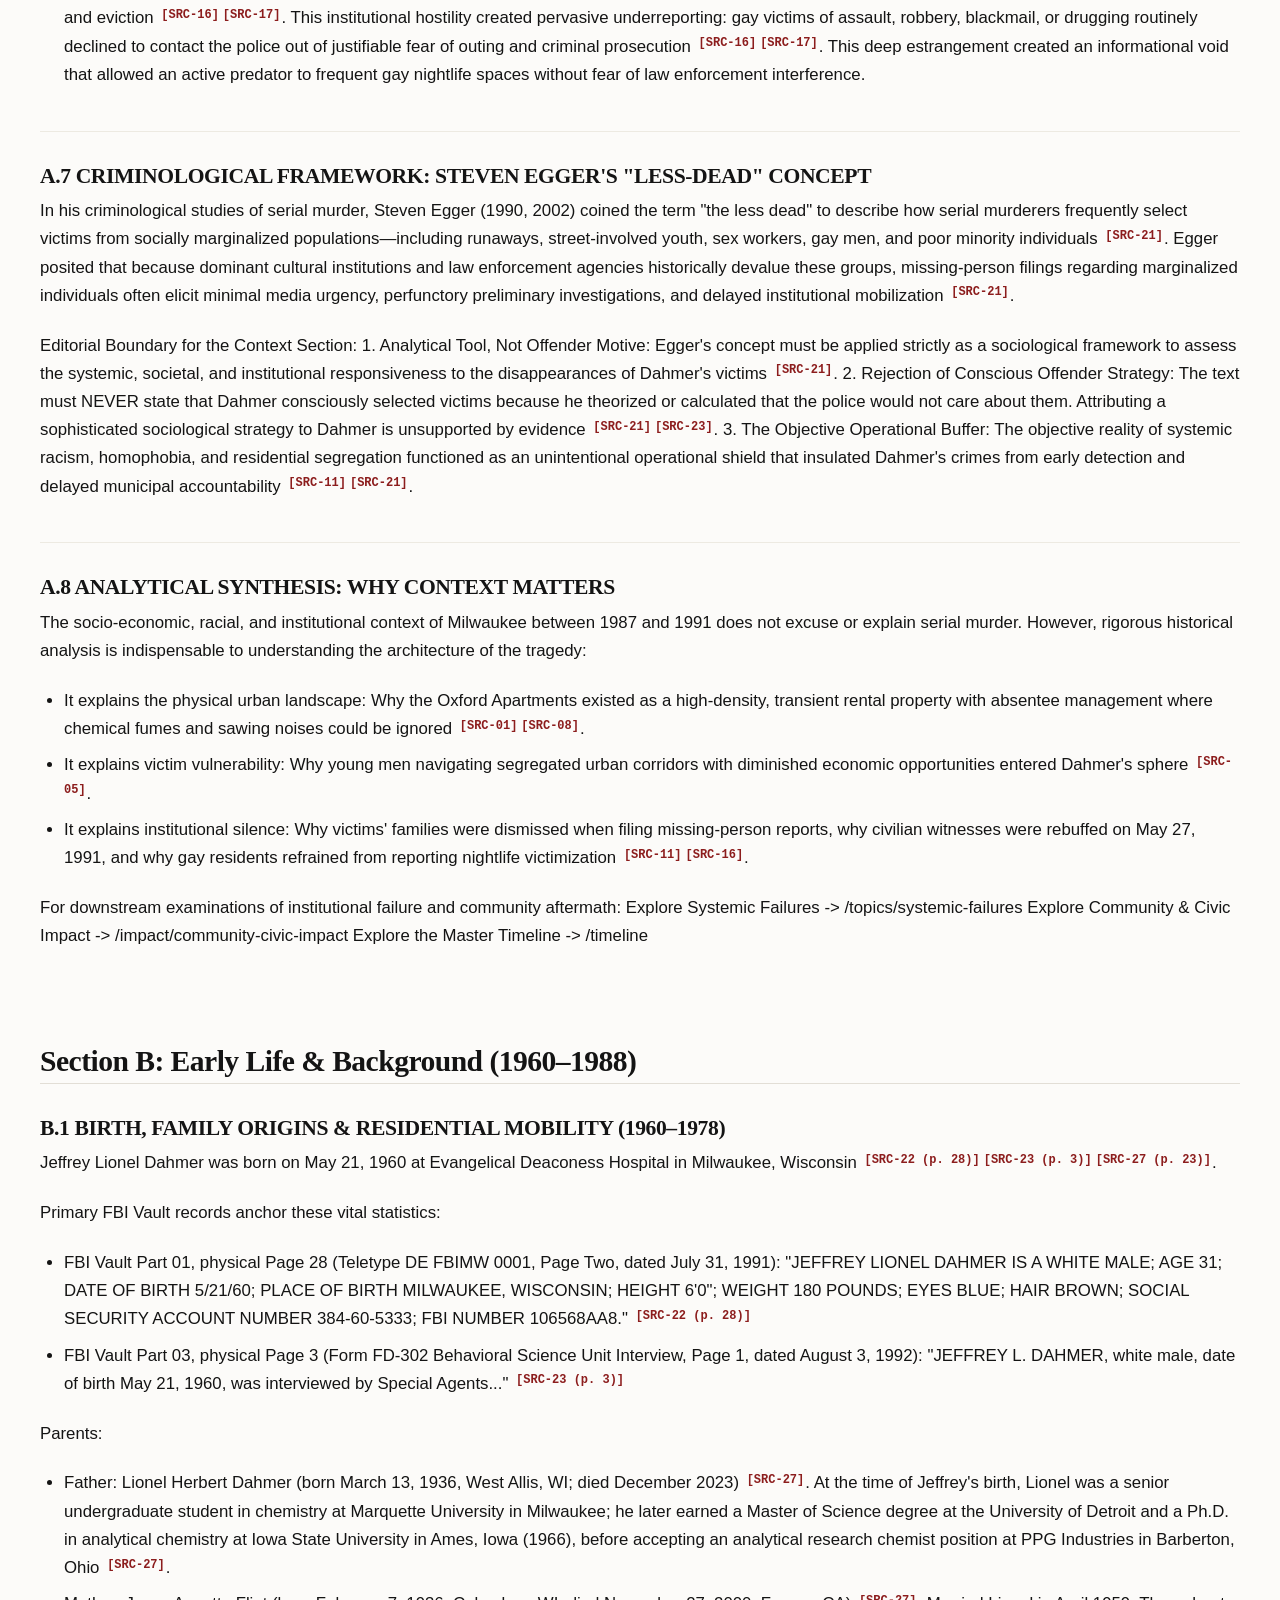
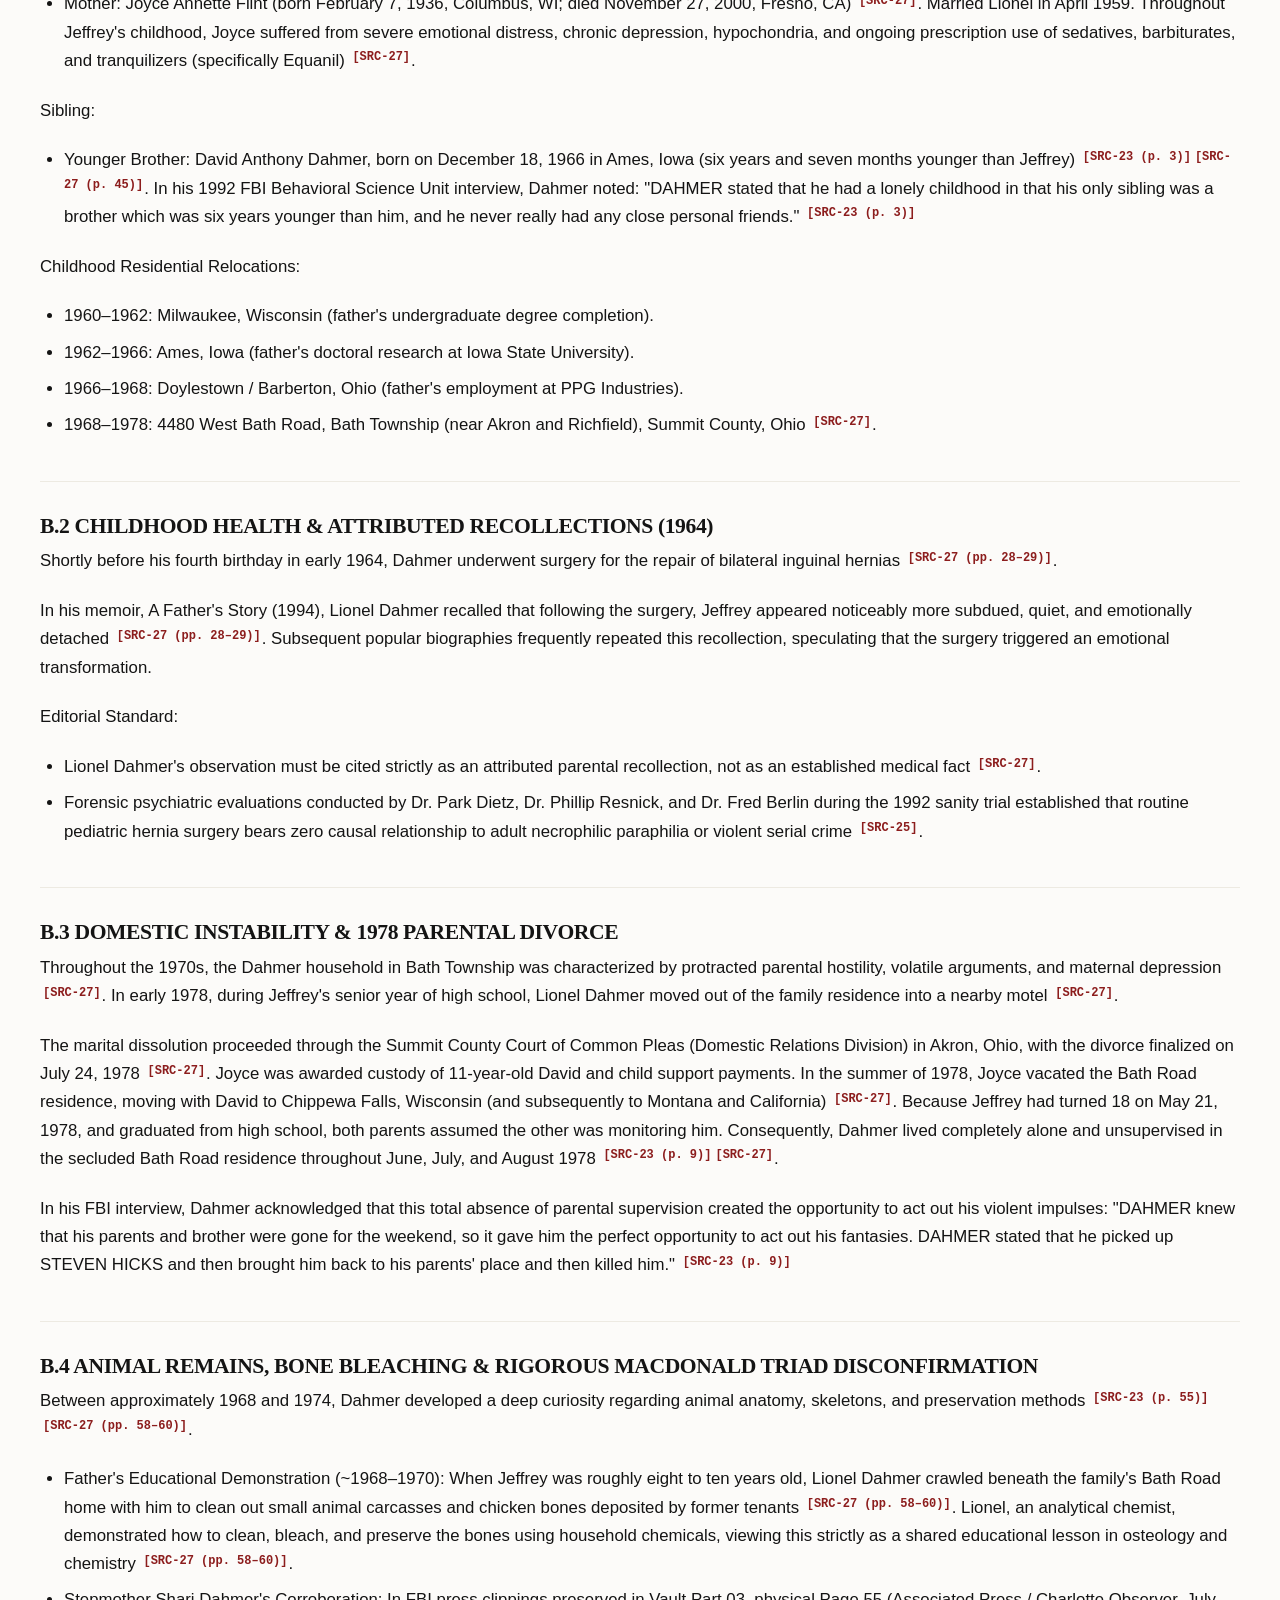
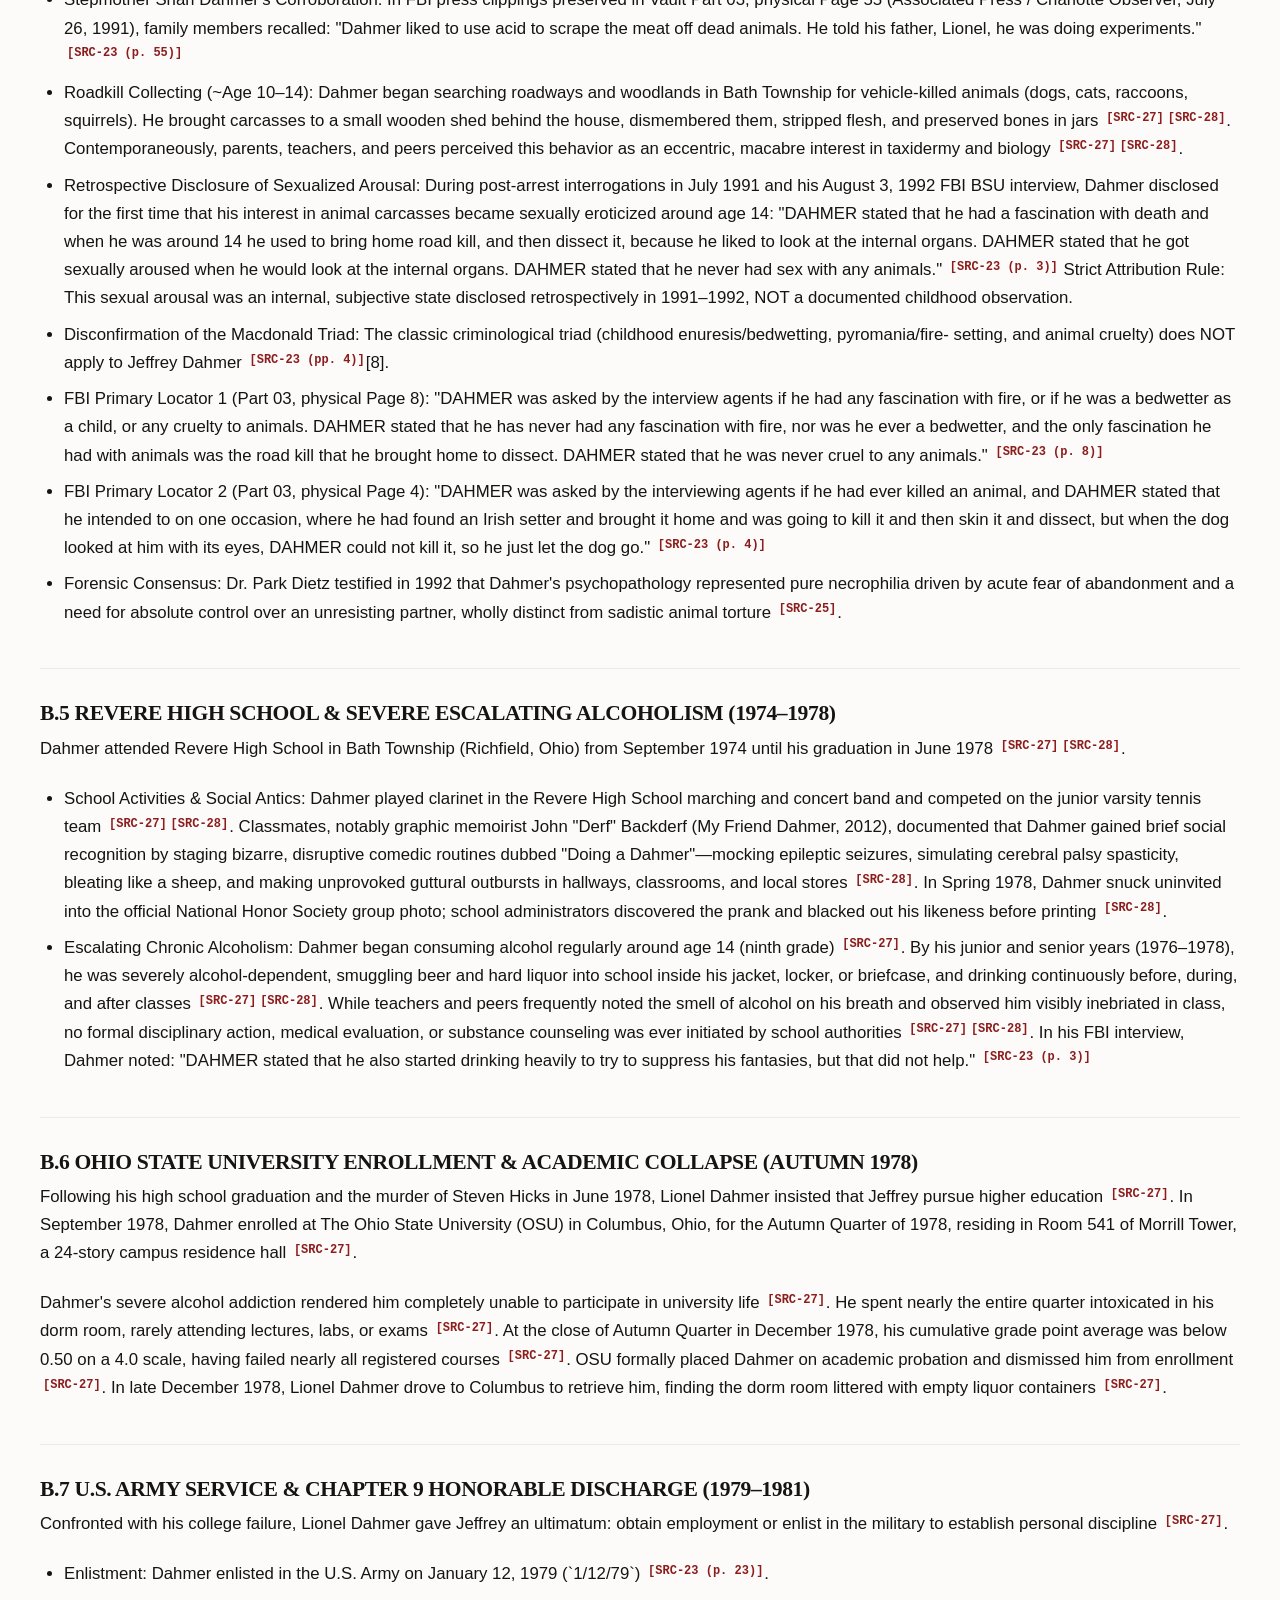
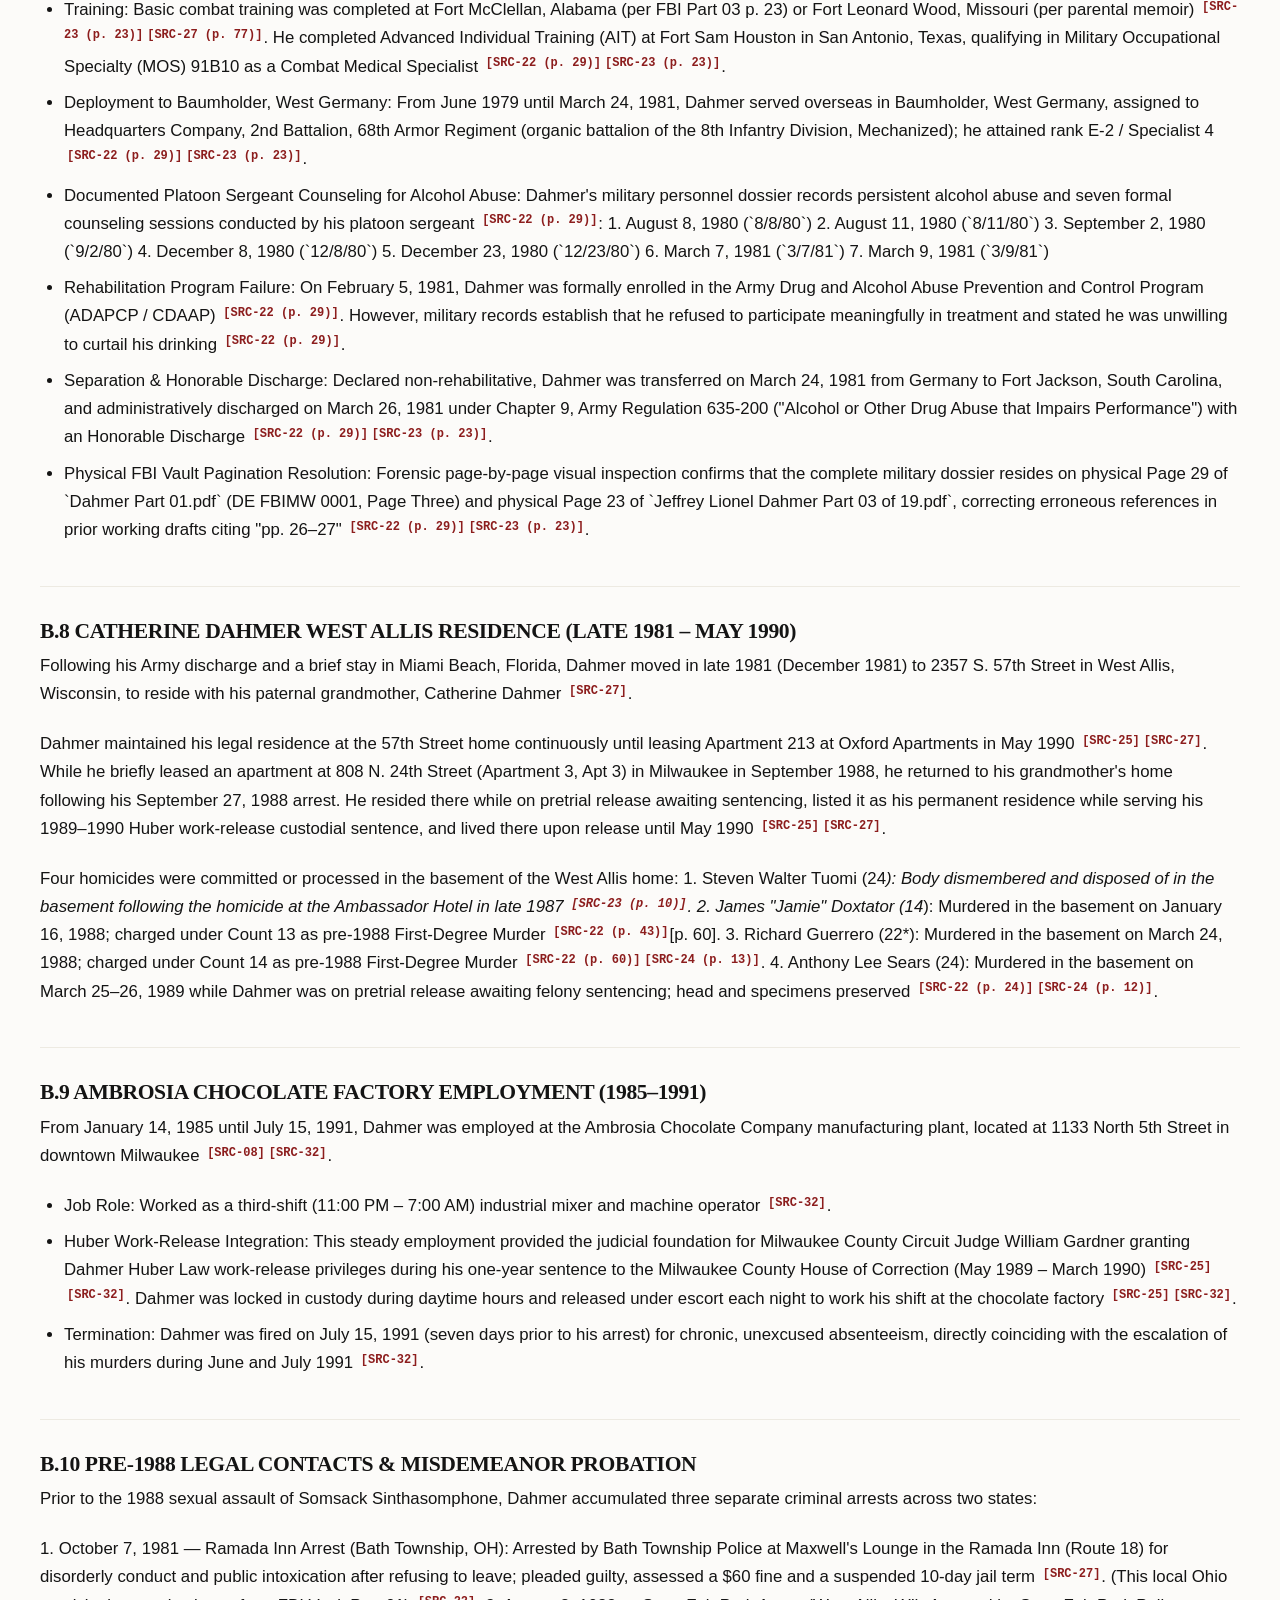
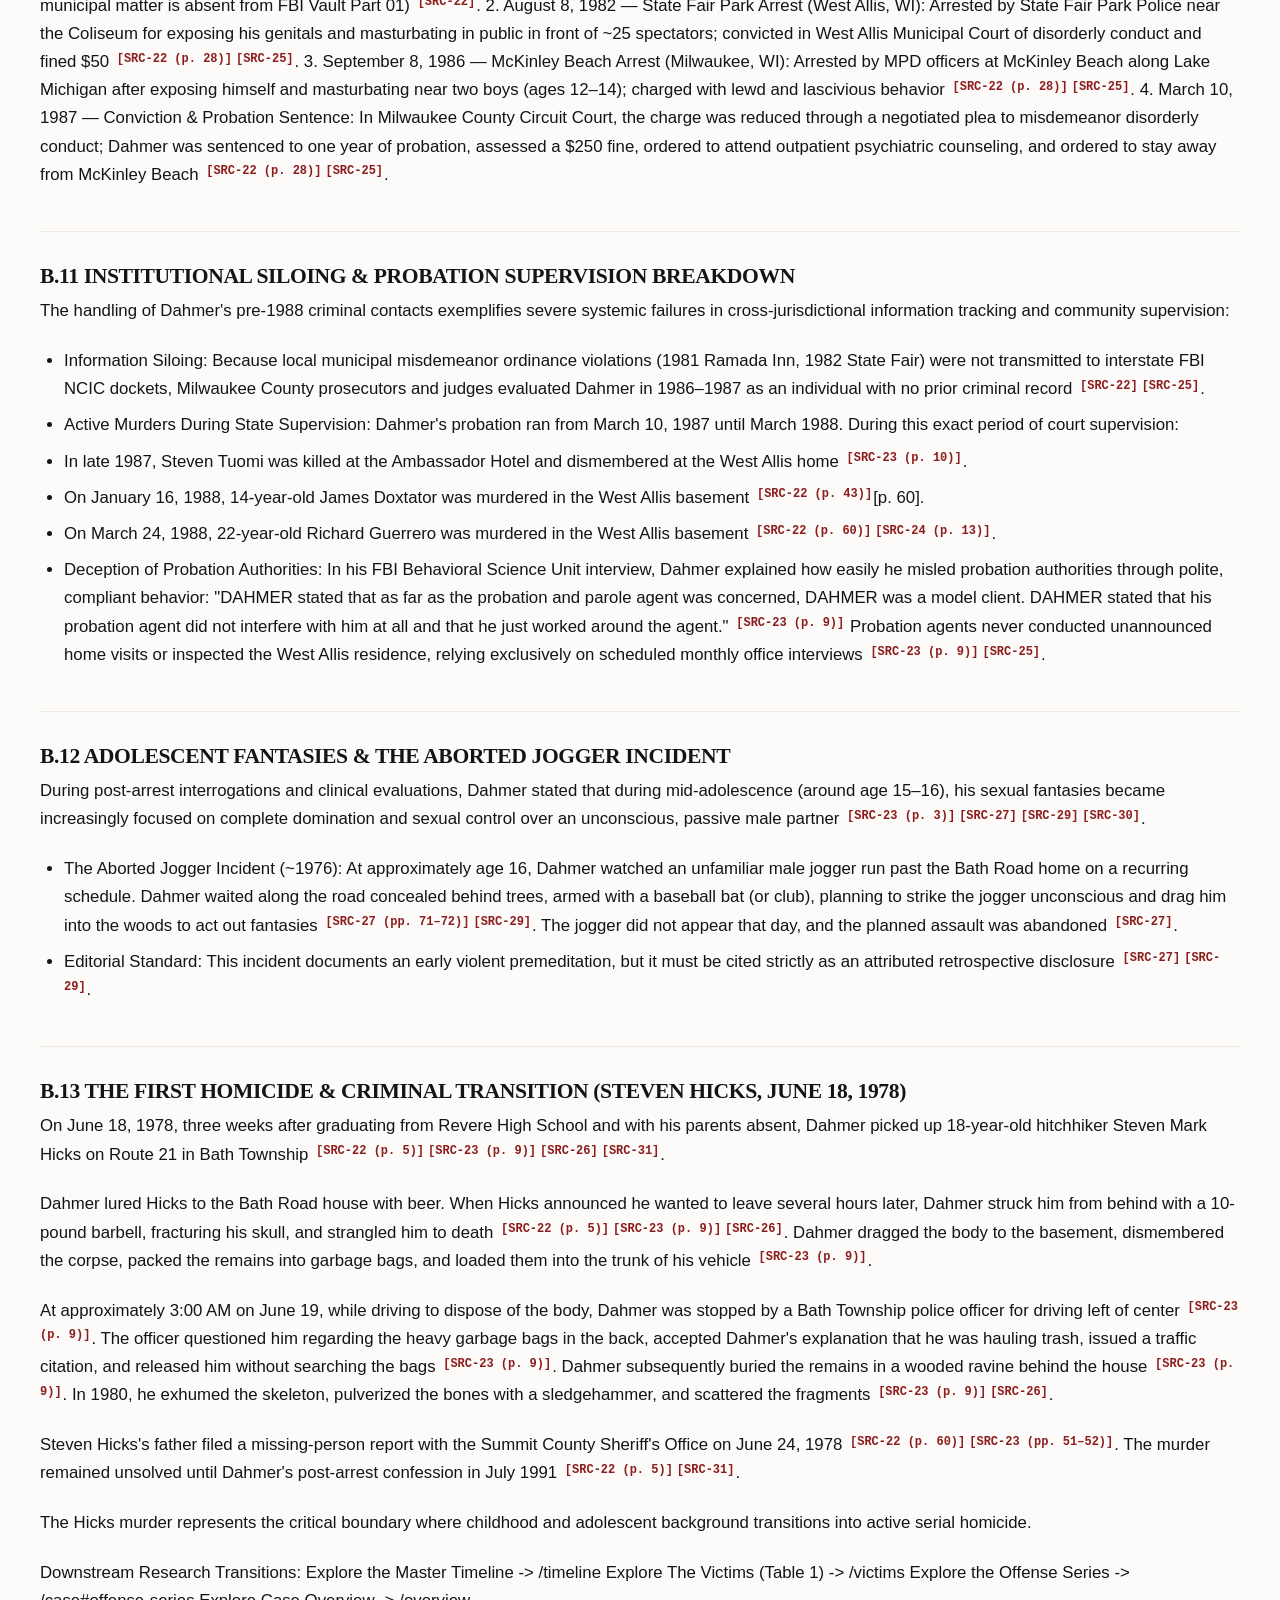
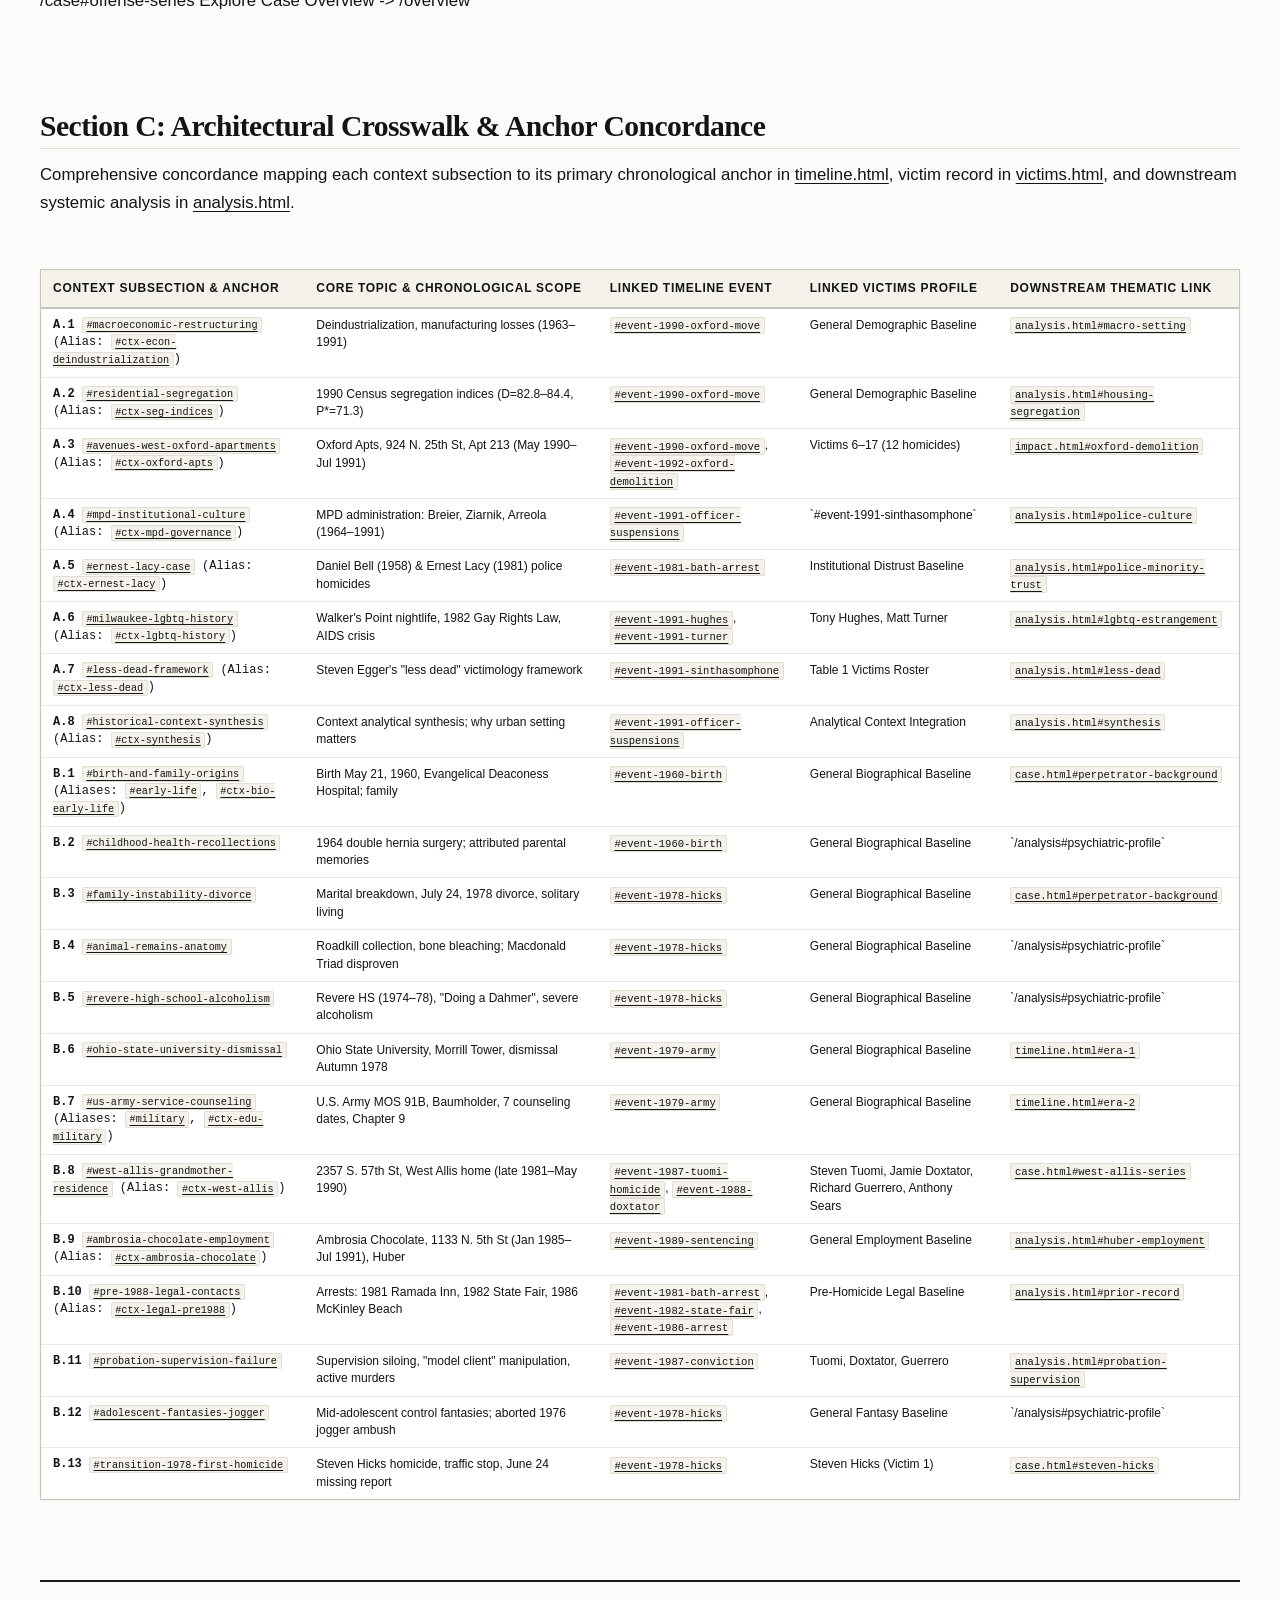
<file: context.html>
<!DOCTYPE html>
<html lang="en">
<head>
  <meta charset="UTF-8">
  <meta name="viewport" content="width=device-width, initial-scale=1.0">
  <title>Historical Context &amp; Background: Milwaukee 1987–1991 &amp; Early Life — The Dahmer Case Archive</title>
  <meta name="description" content="Empirical historical context for the Jeffrey Dahmer case: Milwaukee 1987–1991 socioeconomic setting, residential hypersegregation, police culture, LGBTQ community history, and early biographical background.">
  <link rel="stylesheet" href="assets/css/variables.css">
  <link rel="stylesheet" href="assets/css/base.css">
  <link rel="stylesheet" href="assets/css/layout.css">
  <link rel="stylesheet" href="assets/css/components.css">
  <style>
    /* Context Tab Custom Page Styles */
    .context-section {
      margin-bottom: var(--space-xl);
    }
    .context-subsection {
      margin-bottom: var(--space-lg);
      padding-bottom: var(--space-md);
      border-bottom: 1px solid var(--border-hairline);
    }
    .context-subsection:last-child {
      border-bottom: none;
    }
    .subsection-title {
      font-size: var(--text-lg);
      font-weight: 700;
      color: var(--text-primary);
      margin-bottom: var(--space-xs);
    }
    .editorial-callout {
      background: var(--bg-subtle);
      border-left: 4px solid var(--accent-red);
      padding: var(--space-md);
      margin: var(--space-md) 0 var(--space-lg) 0;
      border-radius: 2px;
    }
    .editorial-callout h3 {
      font-size: var(--text-base);
      font-weight: 700;
      text-transform: uppercase;
      letter-spacing: 0.05em;
      color: var(--accent-red);
      margin-top: 0;
      margin-bottom: var(--space-2xs);
    }
    .editorial-callout p {
      margin-bottom: var(--space-xs);
      font-size: var(--text-sm);
      line-height: 1.5;
    }
    .editorial-callout p:last-child {
      margin-bottom: 0;
    }
    .anchor-target-marker {
      display: block;
      position: relative;
      top: -80px;
      visibility: hidden;
      height: 0;
    }
    .context-nav-strip {
      display: flex;
      flex-wrap: wrap;
      gap: var(--space-xs);
      margin-bottom: var(--space-lg);
      padding: var(--space-xs) 0;
      border-bottom: 1px solid var(--border-light);
    }
    .context-nav-strip a {
      font-family: var(--font-mono);
      font-size: var(--text-xs);
      font-weight: 600;
      color: var(--text-secondary);
      text-decoration: none;
      padding: 0.3rem 0.6rem;
      border: 1px solid var(--border-medium);
      border-radius: 2px;
      background: var(--bg-card);
      transition: all var(--transition-fast);
    }
    .context-nav-strip a:hover,
    .context-nav-strip a:focus {
      color: var(--text-primary);
      background: var(--bg-tint);
      border-color: var(--text-primary);
    }
    .crosswalk-table th {
      background-color: var(--bg-subtle);
      color: var(--text-primary);
      font-weight: 700;
      padding: var(--space-xs) var(--space-sm);
      border-bottom: 2px solid var(--border-medium);
      white-space: nowrap;
      font-size: var(--text-xs);
    }
    .crosswalk-table td {
      padding: var(--space-xs) var(--space-sm);
      border-bottom: 1px solid var(--border-hairline);
      vertical-align: top;
      font-size: var(--text-xs);
      line-height: 1.45;
    }
    .col-crosswalk-sub { min-width: 220px; font-family: var(--font-mono); }
    .col-crosswalk-topic { min-width: 280px; }
    .col-crosswalk-timeline { min-width: 170px; }
    .col-crosswalk-victims { min-width: 180px; }
    .col-crosswalk-downstream { min-width: 240px; }
    .anchor-code {
      font-size: 0.85em;
      color: var(--text-secondary);
    }
    h2[id], h3[id], article[id], section[id] {
      scroll-margin-top: calc(var(--header-height) + 1.25rem);
    }
  </style>
</head>
<body>
  <!-- Skip to Main Content Link -->
  <a href="#main-content" class="skip-link">Skip to main content</a>

  <!-- Top Edition Bar -->
  <aside class="site-topbar" aria-label="Archive Edition Information">
    <div class="container site-topbar-inner">
      <div class="topbar-edition">
        <span>The Jeffrey Dahmer Case Archive</span>
        <span class="topbar-bullet" aria-hidden="true">•</span>
        <span>Master Chronological Timeline</span>
      </div>
      <div class="topbar-meta">
        <span>Jurisdiction: Milwaukee, WI / Bath, OH</span>
        <span class="topbar-bullet" aria-hidden="true">•</span>
        <span>44 Cited Milestones • 1960–1994</span>
      </div>
    </div>
  </aside>

  <!-- Site Masthead -->
  <header class="site-masthead" role="banner">
    <div class="container masthead-inner">
      <div class="masthead-kicker">The Evidentiary Spine of the Record</div>
      <p class="masthead-title"><a href="index.html">The Dahmer Case Archive</a></p>
      <p class="masthead-subtitle">A documentary and historical record of the Milwaukee offenses, institutional failures, and civic aftermath</p>
    </div>
  </header>

  <!-- Primary Sticky Header Navigation (18 Nav Links) -->
  <div class="site-nav-wrapper">
    <div class="container site-nav-container">
      <button class="mobile-nav-toggle" aria-controls="primary-nav" aria-expanded="false" aria-label="Toggle Navigation Menu">
        <span class="toggle-icon" aria-hidden="true">☰</span>
        <span class="toggle-text">Menu</span>
      </button>

      <nav id="primary-nav" class="site-nav" aria-label="Primary Site Navigation">
        <ul class="nav-list" role="menubar">
          <li class="nav-item" role="none">
            <a href="overview.html" class="nav-link" role="menuitem">Overview</a>
          </li>
          <li class="nav-item" role="none">
            <a href="victims.html" class="nav-link" role="menuitem">Victims</a>
          </li>
          <li class="nav-item" role="none">
            <a href="timeline.html" class="nav-link" role="menuitem">Timeline</a>
          </li>
          <li class="nav-item" role="none">
            <a href="context.html" class="nav-link active" role="menuitem" aria-haspopup="true" aria-current="page">
              Context <span class="arrow-icon" aria-hidden="true">▾</span>
            </a>
            <ul class="dropdown-menu" role="menu" aria-label="Context Submenu">
              <li class="dropdown-item" role="none"><a href="context.html#milwaukee-context" role="menuitem">Milwaukee: 1987–1991</a></li>
              <li class="dropdown-item" role="none"><a href="context.html#early-life" role="menuitem">Early Life &amp; Background</a></li>
            </ul>
          </li>
          <li class="nav-item" role="none">
            <a href="case.html" class="nav-link" role="menuitem" aria-haspopup="true">
              Case <span class="arrow-icon" aria-hidden="true">▾</span>
            </a>
            <ul class="dropdown-menu" role="menu" aria-label="Case Submenu">
              <li class="dropdown-item" role="none"><a href="case.html#offense-series" role="menuitem">The Offense Series</a></li>
              <li class="dropdown-item" role="none"><a href="case.html#investigation-arrest" role="menuitem">Investigation &amp; Arrest</a></li>
              <li class="dropdown-item" role="none"><a href="case.html#trial-proceedings" role="menuitem">Trial &amp; Legal Proceedings</a></li>
            </ul>
          </li>
          <li class="nav-item" role="none">
            <a href="analysis.html" class="nav-link" role="menuitem" aria-haspopup="true">
              Analysis <span class="arrow-icon" aria-hidden="true">▾</span>
            </a>
            <ul class="dropdown-menu" role="menu" aria-label="Analysis Submenu">
              <li class="dropdown-item" role="none"><a href="analysis.html#systemic-failures" role="menuitem">Systemic Failures</a></li>
              <li class="dropdown-item" role="none"><a href="analysis.html#psychological-profile" role="menuitem">Psychological Profile &amp; Evaluation</a></li>
              <li class="dropdown-item" role="none"><a href="analysis.html#theories-motivations" role="menuitem">Theories &amp; Motivations</a></li>
            </ul>
          </li>
          <li class="nav-item" role="none">
            <a href="impact.html" class="nav-link" role="menuitem" aria-haspopup="true">
              Impact <span class="arrow-icon" aria-hidden="true">▾</span>
            </a>
            <ul class="dropdown-menu" role="menu" aria-label="Impact Submenu">
              <li class="dropdown-item" role="none"><a href="impact.html#community-impact" role="menuitem">Community &amp; Civic Impact</a></li>
              <li class="dropdown-item" role="none"><a href="impact.html#social-reform" role="menuitem">Social Impact &amp; Reform</a></li>
              <li class="dropdown-item" role="none"><a href="impact.html#media-portrayal" role="menuitem">Media &amp; Cultural Portrayal</a></li>
              <li class="dropdown-item" role="none"><a href="impact.html#modern-reexamination" role="menuitem">Modern Re-examination</a></li>
              <li class="dropdown-item" role="none"><a href="impact.html#full-conclusion" role="menuitem">Full Research Conclusion</a></li>
            </ul>
          </li>
          <li class="nav-item" role="none">
            <a href="sources.html" class="nav-link" role="menuitem" aria-haspopup="true">
              Sources <span class="arrow-icon" aria-hidden="true">▾</span>
            </a>
            <ul class="dropdown-menu" role="menu" aria-label="Sources Submenu">
              <li class="dropdown-item" role="none"><a href="sources.html#key-sources" role="menuitem">Key Sources &amp; Bibliography</a></li>
              <li class="dropdown-item" role="none"><a href="sources.html#methodology" role="menuitem">Methodology &amp; Standards</a></li>
            </ul>
          </li>
        </ul>
      </nav>
    </div>
  </div>

  
  <!-- Main Content -->
  <main id="main-content" class="container site-content" role="main">
    
    <!-- L1 Page Header Block -->
    <header class="page-header">
      <div class="header-breadcrumbs">
        <a href="overview.html">The Dahmer Case Archive</a> <span class="sep" aria-hidden="true">/</span>
        <span class="current">Historical Context &amp; Background</span>
      </div>
      <h1 class="page-title">Historical Context &amp; Background</h1>
      <p class="lead-text">
        Empirical documentation of the systemic environment of Milwaukee (1987–1991) alongside
        Jeffrey Dahmer’s developmental background (1960–1988), reconciled against primary census metrics,
        municipal records, and FBI Vault archival releases.
      </p>
    </header>

    <!-- In-Page Quick Navigation -->
    <nav class="context-nav-strip" aria-label="In-Page Context Sections">
      <a href="#milwaukee-context">Section A: Milwaukee 1987–1991</a>
      <a href="#early-life">Section B: Early Life &amp; Background</a>
      <a href="#context-crosswalk">Section C: Architectural Crosswalk</a>
      <a href="#footnotes">Section D: Citation Register (32 Sources)</a>
    </nav>

    <!-- Editorial Callout: Non-Deterministic Framing -->
    <aside class="editorial-callout" role="note" aria-labelledby="callout-heading">
      <h3 id="callout-heading">Core Editorial Principle: Non-Deterministic Framing</h3>
      <p>
        The historical, economic, racial, and institutional dynamics of Milwaukee between 1987 and 1991
        constitute the systemic environment and physical setting in which the crimes occurred, victims lived,
        and law enforcement operated. <strong>They are not deterministic causes of Jeffrey Dahmer’s murders.</strong>
      </p>
      <p>
        Dahmer’s crimes were the product of severe individual psychopathology, extreme paraphilic sexual
        compulsions (necrophilia), and calculated predatory choices for which he alone bears total moral and legal culpability.
      </p>
      <p>
        The analysis distinguishes rigorously between empirically documented historical conditions, contemporary
        1991 observations, attributed family memoirs, and retrospective scholarly victimology models.
      </p>
    </aside>

    <!-- Section A: Historical Context — Milwaukee 1987–1991 -->
    <section id="milwaukee-context" class="context-section">
      <span id="milwaukee-1987-1991" class="anchor-target-marker" aria-hidden="true"></span>
      <h2 class="section-title">Section A: Historical Context — Milwaukee 1987–1991</h2>
      <article id="macroeconomic-restructuring" class="context-subsection">
        <span id="ctx-econ-deindustrialization" class="anchor-target-marker" aria-hidden="true"></span>
        <h3 class="subsection-title">A.1 MACROECONOMIC RESTRUCTURING &amp; INDUSTRIAL DECLINE</h3>
        <p>Between the late 1960s and 1991, Milwaukee underwent a profound and destabilizing economic transformation <sup class="citation"><a href="#fn-5" id="ref-5">[SRC-05]</a></sup><sup class="citation"><a href="#fn-7" id="ref-7">[SRC-07]</a></sup>. Long celebrated as the "Machine Shop of the World," the City of Milwaukee saw its manufacturing employment peak in 1963 at 119,284 industrial positions <sup class="citation"><a href="#fn-5" id="ref-5-2">[SRC-05]</a></sup>. Over the subsequent two decades, automation, corporate consolidation, foreign competition, and plant decentralization eroded this foundation: city manufacturing employment fell to 118,600 in 1967; 91,400 in 1977; 77,900 in 1982 (accelerated by the severe back-to-back 1980–1982 recessions); and 63,900 by 1987 <sup class="citation"><a href="#fn-5" id="ref-5-3">[SRC-05]</a></sup>. By 1990, the city had lost over 46% of its blue-collar manufacturing employment base relative to 1967, and the broader Milwaukee Primary Metropolitan Statistical Area (PMSA) shed over 50,000 manufacturing jobs between 1979 and 1991 <sup class="citation"><a href="#fn-5" id="ref-5-4">[SRC-05]</a></sup><sup class="citation"><a href="#fn-6" id="ref-6">[SRC-06]</a></sup>.</p>
        <p>Historic corporate cornerstones that had sustained generations of working-class families collapsed or downsized drastically:</p>
        <ul>
          <li>Allis-Chalmers: Operating a massive 160-acre manufacturing tractor complex in West Allis that employed over 20,000 union workers at its post-war peak and roughly 10,000 in the late 1970s, the company suffered catastrophic annual operating losses beginning in 1980. Management liquidated its agricultural tractor line in 1985 and filed for Chapter 11 bankruptcy on June 29, 1987, terminating thousands of livelihoods and gutting employee pensions <sup class="citation"><a href="#fn-5" id="ref-5-5">[SRC-05]</a></sup><sup class="citation"><a href="#fn-8" id="ref-8">[SRC-08]</a></sup>.</li>
          <li>A.O. Smith: The massive automotive frame producer at 3533 N. 27th Street on Milwaukee's North Side employed nearly 10,000 workers in the 1970s before executing deep layoffs between 1980 and 1982. When the company advertised rare job openings at Wisconsin State Fair Park in the early 1980s, an estimated 15,000 to 20,000 unemployed workers queued for hours to compete for a few hundred positions <sup class="citation"><a href="#fn-5" id="ref-5-6">[SRC-05]</a></sup><sup class="citation"><a href="#fn-8" id="ref-8-2">[SRC-08]</a></sup>.</li>
          <li>Briggs &amp; Stratton: The world's largest producer of small air-cooled engines employed roughly 11,000 union workers (AIW / UPIU Local 7232) in Milwaukee in 1980. Confronting rising non-union domestic and overseas competition, corporate executives aggressively decentralized manufacturing throughout the 1980s, opening facilities in Missouri, Alabama, and Georgia, permanently displacing thousands of central-city residents <sup class="citation"><a href="#fn-5" id="ref-5-7">[SRC-05]</a></sup><sup class="citation"><a href="#fn-8" id="ref-8-3">[SRC-08]</a></sup>.</li>
          <li>Joseph Schlitz Brewing Company: Milwaukee's second-largest brewer permanently closed its historic downtown brewery in 1981 following a protracted strike and subsequent takeover by the Stroh Brewery Company <sup class="citation"><a href="#fn-8" id="ref-8-4">[SRC-08]</a></sup>.</li>
        </ul>
        <p>This deindustrialization disproportionately devastated Milwaukee's African American community <sup class="citation"><a href="#fn-5" id="ref-5-8">[SRC-05]</a></sup><sup class="citation"><a href="#fn-6" id="ref-6-2">[SRC-06]</a></sup>. In 1970, 55.0% of employed Black men in metropolitan Milwaukee held blue-collar manufacturing positions, compared to 25.4% of white men <sup class="citation"><a href="#fn-5" id="ref-5-9">[SRC-05]</a></sup>. Between 1970 and 1990, the employment rate for prime-working-age Black males contracted by more than 20 percentage points <sup class="citation"><a href="#fn-5" id="ref-5-10">[SRC-05]</a></sup>. By 1980, 41.0% of working-age Black men in metro Milwaukee were not employed (either unemployed or detached from the labor force); by the 1990 Census, that figure reached 46.6% <sup class="citation"><a href="#fn-5" id="ref-5-11">[SRC-05]</a></sup>.</p>
        <p>Simultaneously, new entry-level industrial and retail facilities opened in the suburban "WOW" counties (Waukesha, Ozaukee, and Washington) <sup class="citation"><a href="#fn-5" id="ref-5-12">[SRC-05]</a></sup><sup class="citation"><a href="#fn-7" id="ref-7-2">[SRC-07]</a></sup>. Because of restrictive suburban zoning and persistent housing discrimination, minority suburbanization was severely restricted: in 1990, Black residents comprised less than 1% of the population of Waukesha County <sup class="citation"><a href="#fn-1" id="ref-1">[SRC-01]</a></sup><sup class="citation"><a href="#fn-5" id="ref-5-13">[SRC-05]</a></sup>. This acute "spatial mismatch" isolated central-city workers from regional employment hubs, driving poverty rates in inner-core North Side neighborhoods (such as ZIP code 53206 and adjacent tracts) above 40% <sup class="citation"><a href="#fn-1" id="ref-1-2">[SRC-01]</a></sup><sup class="citation"><a href="#fn-5" id="ref-5-14">[SRC-05]</a></sup>.</p>
      </article>

      <article id="residential-segregation" class="context-subsection">
        <span id="ctx-seg-indices" class="anchor-target-marker" aria-hidden="true"></span>
        <h3 class="subsection-title">A.2 RESIDENTIAL HYPERSEGREGATION &amp; GEOGRAPHIC BOUNDARIES</h3>
        <p>Milwaukee entered the 1990s as one of the most residentially segregated metropolitan areas in the United States <sup class="citation"><a href="#fn-1" id="ref-1-3">[SRC-01]</a></sup><sup class="citation"><a href="#fn-2" id="ref-2">[SRC-02]</a></sup><sup class="citation"><a href="#fn-4" id="ref-4">[SRC-04]</a></sup>. In their foundational demographic research, Douglas S. Massey and Nancy A. Denton (1989, 1993) established the standard of "hypersegregation," defined as exhibiting extreme segregation across at least four of five distinct spatial dimensions: evenness (dissimilarity), exposure (isolation), clustering, concentration, and centralization <sup class="citation"><a href="#fn-4" id="ref-4-2">[SRC-04]</a></sup>. In both the 1980 and 1990 Decennial Censuses, the Milwaukee-Waukesha metropolitan area ranked among the few large U.S. metropolitan areas classified as hypersegregated across all five dimensions <sup class="citation"><a href="#fn-4" id="ref-4-3">[SRC-04]</a></sup>.</p>
        <p>According to official 1990 U.S. Census evaluations and subsequent demographic studies:</p>
        <ul>
          <li>Black-White Dissimilarity Index (D): Measured between 82.8 and 84.4 in 1990 (U.S. Census Bureau CENSR-3 Table 5-2; Farley &amp; Frey 1994; Frey 2005) <sup class="citation"><a href="#fn-1" id="ref-1-4">[SRC-01]</a></sup><sup class="citation"><a href="#fn-2" id="ref-2-2">[SRC-02]</a></sup><sup class="citation"><a href="#fn-3" id="ref-3">[SRC-03]</a></sup>. Under Census Bureau comparative standards, the Milwaukee-Waukesha PMSA ranked as the #1 most segregated large metropolitan area in the United States <sup class="citation"><a href="#fn-1" id="ref-1-5">[SRC-01]</a></sup><sup class="citation"><a href="#fn-2" id="ref-2-3">[SRC-02]</a></sup>. A dissimilarity score of ~83 to 84 indicates that over 83% of the metropolitan area's Black population would have had to move to different census tracts to achieve an even spatial distribution matching the metro area.</li>
          <li>Black Isolation Index (P*): Measured at 71.3 in the 1990 Census <sup class="citation"><a href="#fn-2" id="ref-2-4">[SRC-02]</a></sup>. This metric established that the average African American resident in metro Milwaukee lived in a census tract that was 71.3% Black, even though African Americans constituted approximately 15% of the total metropolitan population <sup class="citation"><a href="#fn-1" id="ref-1-6">[SRC-01]</a></sup><sup class="citation"><a href="#fn-2" id="ref-2-5">[SRC-02]</a></sup>.</li>
        </ul>
        <p>This residential segregation was reinforced by rigid geographic, natural, and infrastructural barriers <sup class="citation"><a href="#fn-7" id="ref-7-3">[SRC-07]</a></sup><sup class="citation"><a href="#fn-8" id="ref-8-5">[SRC-08]</a></sup>:</p>
        <ul>
          <li>The Menomonee River Valley: A steep, industrialized east-west river corridor that historically functioned as Milwaukee's racial "Mason-Dixon Line," separating the predominantly African American North Side from the white and Latino South Side <sup class="citation"><a href="#fn-7" id="ref-7-4">[SRC-07]</a></sup><sup class="citation"><a href="#fn-8" id="ref-8-6">[SRC-08]</a></sup>.</li>
          <li>The 16th Street Viaduct (James E. Groppi Unity Bridge): Spanning nearly a mile across the Menomonee Valley, the viaduct was the flashpoint of the 1967 Open Housing marches led by Father James Groppi and the NAACP Youth Council, who faced violent white counter-demonstrations when marching from the North Side into the South Side <sup class="citation"><a href="#fn-8" id="ref-8-7">[SRC-08]</a></sup>. In 1988, the Common Council and Mayor John Norquist officially renamed the span the James E. Groppi Unity Bridge <sup class="citation"><a href="#fn-8" id="ref-8-8">[SRC-08]</a></sup>.</li>
          <li>Interstate 43 (North-South Freeway): Constructed during the 1960s, the highway was cut directly through Bronzeville along North 7th and 8th Streets—the historic cultural and commercial epicenter of Black Milwaukee—demolishing hundreds of Black- owned businesses, displacing thousands of families, and erecting an enduring concrete barrier between neighborhoods <sup class="citation"><a href="#fn-5" id="ref-5-15">[SRC-05]</a></sup><sup class="citation"><a href="#fn-8" id="ref-8-9">[SRC-08]</a></sup>.</li>
          <li>Holton Street &amp; The Milwaukee River: Demarcated the boundary dividing the Black North Side from the predominantly white East Side and Riverwest <sup class="citation"><a href="#fn-8" id="ref-8-10">[SRC-08]</a></sup>.</li>
          <li>The Near South Side Enclave: Traditionally settled by working-class German and Polish immigrants, the near South Side (specifically Walker's Point, Mitchell Street, and South 16th Street / Cesar Chavez Drive) transformed in the 1970s and 1980s into the vibrant heart of Milwaukee's growing Mexican-American and Puerto Rican Latino community <sup class="citation"><a href="#fn-7" id="ref-7-5">[SRC-07]</a></sup><sup class="citation"><a href="#fn-8" id="ref-8-11">[SRC-08]</a></sup>.</li>
        </ul>
      </article>

      <article id="avenues-west-oxford-apartments" class="context-subsection">
        <span id="ctx-oxford-apts" class="anchor-target-marker" aria-hidden="true"></span>
        <span id="oxford-apartments-profile" class="anchor-target-marker" aria-hidden="true"></span>
        <h3 class="subsection-title">A.3 THE NEAR WEST SIDE / AVENUES WEST &amp; THE OXFORD APARTMENTS</h3>
        <p>Jeffrey Dahmer murdered 12 of his 17 victims inside Apartment 213 of the Oxford Apartments, located at 924 N. 25th Street (situated on the east side of North 25th Street between West Kilbourn Avenue and West State Street) in the Avenues West neighborhood of Milwaukee's Near West Side (ZIP code 53233, Census Tract 137) <sup class="citation"><a href="#fn-1" id="ref-1-7">[SRC-01]</a></sup><sup class="citation"><a href="#fn-8" id="ref-8-12">[SRC-08]</a></sup><sup class="citation"><a href="#fn-22" id="ref-22">[SRC-22 (pp. 2–4)]</a></sup><sup class="citation"><a href="#fn-23" id="ref-23">[SRC-23 (pp. 11–12)]</a></sup>.</p>
        <p>The Twelve Oxford Apartments Victims (Apartment 213): 1. Raymond "Ricky Beeks" Smith (32<em>) — May 29, 1990 [Count 02] -> /victims#raymond-smith 2. Edward "Eddie" Smith (27</em>) — June 14, 1990 [Count 03] -> /victims#eddie-smith 3. Ernest Miller (23<em>) — September 2–3, 1990 [Count 03] -> /victims#ernest-miller 4. David Courtney Thomas (22</em>) — September 24, 1990 [Count 04] -> /victims#david-thomas 5. Curtis Straughter (17<em>) — February 18, 1991 [Count 05] -> /victims#curtis-straughter 6. Errol Lindsey (19) — April 7, 1991 [Count 06] -> /victims#errol-lindsey 7. Anthony "Tony" Hughes (31) — May 24, 1991 [Count 07] -> /victims#tony-hughes 8. Konerak Sinthasomphone (14) — May 27, 1991 [Count 08] -> /victims#konerak-sinthasomphone 9. Matt Turner (20) — June 30, 1991 [Count 09] -> /victims#matt-turner 10. Jeremiah Weinberger (23</em>) — July 5–7, 1991 [Count 10] -> /victims#jeremiah-weinberger 11. Oliver Lacy (23*) — July 12, 1991 [Count 11] -> /victims#oliver-lacy 12. Joseph Bradehoft (25) — July 16, 1991 [Count 12] -> /victims#joseph-bradehoft Surviving Victim: Tracy Edwards — July 22, 1991 escape -> /case#arrest-and-discovery</p>
        <p>(Cross-tab victim concordance: Raymond Smith, Edward Smith, Ernest Miller, David Thomas, Curtis Straughter, Errol Lindsey, Anthony Hughes, Konerak Sinthasomphone, Matt Turner, Jeremiah Weinberger, Oliver Lacy, Joseph Bradehoft, Tracy Edwards.)</p>
        <p>In the late 19th century, the Near West Side along Grand Avenue (now West Wisconsin Avenue) had been celebrated as "Mansion Row," home to the opulent estates of Milwaukee's industrial titans, such as the Pabst Mansion at 2000 W. Wisconsin Ave <sup class="citation"><a href="#fn-8" id="ref-8-13">[SRC-08]</a></sup>. However, following the Great Depression and post-war suburban migration, the neighborhood underwent extensive structural conversion. Opulent Victorian mansions were subdivided into high-density rooming houses, boarding hotels, or demolished for mid-century apartment blocks <sup class="citation"><a href="#fn-8" id="ref-8-14">[SRC-08]</a></sup>. The Oxford Apartments, a two-story (plus garden basement) brick building containing 49 small multi-family rental units, was constructed circa 1955 <sup class="citation"><a href="#fn-8" id="ref-8-15">[SRC-08]</a></sup><sup class="citation"><a href="#fn-32" id="ref-32">[SRC-32]</a></sup>.</p>
        <p>By the 1990 Census, Avenues West was defined by distinct physical and demographic pressures <sup class="citation"><a href="#fn-1" id="ref-1-8">[SRC-01]</a></sup><sup class="citation"><a href="#fn-8" id="ref-8-16">[SRC-08]</a></sup>:</p>
        <ul>
          <li>Acute Rental Density: In Census Tract 137, more than 85% to 90% of occupied housing units were renter-occupied, representing one of the highest rental concentrations in the State of Wisconsin <sup class="citation"><a href="#fn-1" id="ref-1-9">[SRC-01]</a></sup>.</li>
          <li>Demographic Volatility &amp; Transience: The neighborhood housed a transient mix of Marquette University undergraduate and professional students, low-wage service laborers, fixed-income elderly residents, and transient roomers <sup class="citation"><a href="#fn-8" id="ref-8-17">[SRC-08]</a></sup><sup class="citation"><a href="#fn-32" id="ref-32-2">[SRC-32]</a></sup>.</li>
          <li>Absentee Ownership &amp; Deferred Maintenance: High tenant turnover, absentee property management, and minimal applicant screening created a domestic environment where tenant irregularities went uninvestigated <sup class="citation"><a href="#fn-8" id="ref-8-18">[SRC-08]</a></sup><sup class="citation"><a href="#fn-32" id="ref-32-3">[SRC-32]</a></sup>. Dahmer leased Apartment 213 in May 1990 for approximately $300 per month <sup class="citation"><a href="#fn-32" id="ref-32-4">[SRC-32]</a></sup>. When neighbors repeatedly lodged complaints with building management regarding unbearable chemical odors, decomposition smells, and late-night electric sawing noises emanating from Unit 213, Dahmer easily deflected scrutiny by claiming his refrigerator-freezer had lost power, causing meat to spoil, or that he was pursuing taxidermy hobbies <sup class="citation"><a href="#fn-22" id="ref-22-2">[SRC-22 (p. 2)]</a></sup><sup class="citation"><a href="#fn-32" id="ref-32-5">[SRC-32]</a></sup>. Management accepted these explanations without conducting an inspection of the unit <sup class="citation"><a href="#fn-32" id="ref-32-6">[SRC-32]</a></sup>.</li>
        </ul>
        <p>In 1991–1992, Marquette University under President Father Albert J. DiUlio, SJ, launched the $50 million Campus Circle Project—a joint public-private redevelopment corporation formed to acquire, rehabilitate, and stabilize properties across Avenues West <sup class="citation"><a href="#fn-8" id="ref-8-19">[SRC-08]</a></sup>. In 1992, Campus Circle acquired the vacant Oxford Apartments property for $325,000 <sup class="citation"><a href="#fn-8" id="ref-8-20">[SRC-08]</a></sup><sup class="citation"><a href="#fn-32" id="ref-32-7">[SRC-32]</a></sup>. Between November 16 and November 20, 1992, the entire 49-unit building was completely demolished by wrecking crews to prevent macabre commercialization and morbid curiosity <sup class="citation"><a href="#fn-8" id="ref-8-21">[SRC-08]</a></sup><sup class="citation"><a href="#fn-32" id="ref-32-8">[SRC-32]</a></sup>. The site was graded, seeded, and fenced, remaining an open vacant greenspace <sup class="citation"><a href="#fn-8" id="ref-8-22">[SRC-08]</a></sup>.</p>
      </article>

      <article id="mpd-institutional-culture" class="context-subsection">
        <span id="ctx-mpd-governance" class="anchor-target-marker" aria-hidden="true"></span>
        <span id="policing-and-community-trust" class="anchor-target-marker" aria-hidden="true"></span>
        <h3 class="subsection-title">A.4 MPD INSTITUTIONAL CULTURE &amp; ADMINISTRATIVE TRANSITION</h3>
        <p>The institutional culture of the Milwaukee Police Department (MPD) during the period of Dahmer's crimes (1987–1991) was defined by a contentious leadership transition and deep ideological fractures <sup class="citation"><a href="#fn-9" id="ref-9">[SRC-09]</a></sup><sup class="citation"><a href="#fn-10" id="ref-10">[SRC-10]</a></sup>:</p>
        <ul>
          <li>Chief Harold A. Breier (Tenure: February 1964 – June 1984): Appointed Chief of Police in February 1964 after serving as an MPD inspector, Breier commanded the department for over two decades under statutory lifetime tenure ("chief-for-life") <sup class="citation"><a href="#fn-9" id="ref-9-2">[SRC-09]</a></sup><sup class="citation"><a href="#fn-10" id="ref-10-2">[SRC-10]</a></sup>. Breier governed through an authoritarian, paramilitary command model, maintaining absolute unilateral authority over promotions, discipline, and departmental regulations <sup class="citation"><a href="#fn-10" id="ref-10-3">[SRC-10]</a></sup><sup class="citation"><a href="#fn-11" id="ref-11">[SRC-11]</a></sup>. He fiercely opposed civilian oversight, resisted community-oriented policing, and rejected affirmative action integration, insisting that aggressive vehicle stops and field interrogations were the hallmarks of professional policing <sup class="citation"><a href="#fn-10" id="ref-10-4">[SRC-10]</a></sup><sup class="citation"><a href="#fn-11" id="ref-11-2">[SRC-11]</a></sup>. Breier publicly denied allegations of police misconduct and treated civil rights groups and gay activists with open contempt <sup class="citation"><a href="#fn-10" id="ref-10-5">[SRC-10]</a></sup><sup class="citation"><a href="#fn-11" id="ref-11-3">[SRC-11]</a></sup><sup class="citation"><a href="#fn-17" id="ref-17">[SRC-17]</a></sup>.</li>
          <li>The 1984 "Breier Bill" (Wisconsin Senate Bill 56 / 1983 Act 179): In April 1984, following protracted public outrage over fatal police encounters, the Wisconsin Legislature enacted Senate Bill 56, fundamentally overhauling Wisconsin Statute § 62.50 <sup class="citation"><a href="#fn-10" id="ref-10-6">[SRC-10]</a></sup><sup class="citation"><a href="#fn-15" id="ref-15">[SRC-15]</a></sup>. The legislation dismantled the police chief's statutory autonomy, empowering the civilian Fire and Police Commission (FPC) to establish general departmental policies, inspect all records, and issue binding written directives to the chief <sup class="citation"><a href="#fn-10" id="ref-10-7">[SRC-10]</a></sup><sup class="citation"><a href="#fn-15" id="ref-15-2">[SRC-15]</a></sup>. Refusing to accept civilian governance and diminished authority, Chief Breier announced his retirement in June 1984, terminating the era of lifetime police chief tenure in Milwaukee <sup class="citation"><a href="#fn-9" id="ref-9-3">[SRC-09]</a></sup><sup class="citation"><a href="#fn-10" id="ref-10-8">[SRC-10]</a></sup>.</li>
          <li>Chief Robert J. Ziarnik (Tenure: 1984 – 1989): An internal MPD veteran appointed to succeed Breier, Ziarnik enacted modest modernizations but presided over an entrenched, defensive rank-and-file culture <sup class="citation"><a href="#fn-9" id="ref-9-4">[SRC-09]</a></sup><sup class="citation"><a href="#fn-10" id="ref-10-9">[SRC-10]</a></sup>. Stymied by worsening political conflict with City Hall and the FPC, Ziarnik resigned unexpectedly in 1989 <sup class="citation"><a href="#fn-9" id="ref-9-5">[SRC-09]</a></sup><sup class="citation"><a href="#fn-10" id="ref-10-10">[SRC-10]</a></sup>.</li>
          <li>Chief Philip Arreola (Tenure: November 1989 – 1996): Appointed in November 1989 as Milwaukee's first police chief of Hispanic descent and the first modern chief hired from outside the department (having previously served as Chief of Police in Port Huron, Michigan) <sup class="citation"><a href="#fn-9" id="ref-9-6">[SRC-09]</a></sup><sup class="citation"><a href="#fn-10" id="ref-10-11">[SRC-10]</a></sup>. Arreola was explicitly selected by the FPC with a mandate to implement community-oriented policing (COP), diversify the force, and rebuild trust with Black and Latino residents, launching neighborhood policing pilots in late 1989 and 1990 <sup class="citation"><a href="#fn-9" id="ref-9-7">[SRC-09]</a></sup><sup class="citation"><a href="#fn-10" id="ref-10-12">[SRC-10]</a></sup>.</li>
          <li>Union Backlash &amp; The August 7, 1991 No-Confidence Vote: Arreola's reform agenda met virulent hostility from the rank-and-file officers and the union, the Milwaukee Police Association (MPA), headed by union president Bradley DeBraska <sup class="citation"><a href="#fn-10" id="ref-10-13">[SRC-10]</a></sup><sup class="citation"><a href="#fn-32" id="ref-32-9">[SRC-32]</a></sup>. Following Dahmer's arrest on July 22, 1991, and the discovery that responding officers (John Balcerzak, Joseph Gabrish, and Rick Tricia) had returned 14-year-old Konerak Sinthasomphone to Dahmer's custody on May 27, 1991, Chief Arreola suspended the officers with pay <sup class="citation"><a href="#fn-10" id="ref-10-14">[SRC-10]</a></sup><sup class="citation"><a href="#fn-31" id="ref-31">[SRC-31]</a></sup>. In retaliation, on August 7, 1991, the MPA held an emergency union assembly in which 94% of voting officers (approximately 1,400 to 80) cast a vote of "no confidence" against Chief Arreola, demanding his immediate resignation <sup class="citation"><a href="#fn-10" id="ref-10-15">[SRC-10]</a></sup><sup class="citation"><a href="#fn-31" id="ref-31-2">[SRC-31]</a></sup><sup class="citation"><a href="#fn-32" id="ref-32-10">[SRC-32]</a></sup>. Arreola refused to step down, laying bare an unbridgeable institutional divide between civilian reform leadership and rank-and-file resistance <sup class="citation"><a href="#fn-10" id="ref-10-16">[SRC-10]</a></sup><sup class="citation"><a href="#fn-11" id="ref-11-4">[SRC-11]</a></sup>.</li>
        </ul>
      </article>

      <article id="ernest-lacy-case" class="context-subsection">
        <span id="ctx-ernest-lacy" class="anchor-target-marker" aria-hidden="true"></span>
        <h3 class="subsection-title">A.5 HISTORICAL POLICE MISCONDUCT CONTROVERSIES &amp; COMMUNITY DISTRUST</h3>
        <p>Decades before 1991, profound distrust separated Milwaukee's minority communities from the MPD, forged by documented police homicides and subsequent institutional cover-ups <sup class="citation"><a href="#fn-10" id="ref-10-17">[SRC-10]</a></sup><sup class="citation"><a href="#fn-11" id="ref-11-5">[SRC-11]</a></sup>:</p>
        <ul>
          <li>The Daniel Bell Homicide (February 2, 1958 / 1979 / 1981): On February 2, 1958, 22-year-old Daniel Bell was fatally shot in the back of the neck by MPD Patrolman Thomas Grady following a traffic stop for a broken taillight <sup class="citation"><a href="#fn-10" id="ref-10-18">[SRC-10]</a></sup><sup class="citation"><a href="#fn-11" id="ref-11-6">[SRC-11]</a></sup>. Grady planted a toy knife on Bell's body, falsely claiming self- defense; a coroner's inquest promptly exonerated the officer <sup class="citation"><a href="#fn-10" id="ref-10-19">[SRC-10]</a></sup>. Over two decades later, in 1978–1979, Grady's partner, Louis Krause, came forward and confessed to the fabrication and conspiracy <sup class="citation"><a href="#fn-10" id="ref-10-20">[SRC-10]</a></sup>. Grady was convicted in 1979 of reckless homicide and perjury <sup class="citation"><a href="#fn-10" id="ref-10-21">[SRC-10]</a></sup>. In 1981, a federal civil rights jury awarded Bell's estate $1.6 million, affirmed on appeal (Bell v. City of Milwaukee, 746 F.2d 1205 [7th Cir. 1984]), with the court documenting that top-ranking MPD supervisors had actively engaged in a 20-year racial cover-up <sup class="citation"><a href="#fn-10" id="ref-10-22">[SRC-10]</a></sup><sup class="citation"><a href="#fn-11" id="ref-11-7">[SRC-11]</a></sup>.</li>
          <li>The Ernest Lacy Homicide (July 9, 1981): On July 9, 1981, 22-year-old Ernest Lacy, an African American man on an errand, was stopped by MPD Tactical Enforcement Unit officers near 23rd and Wisconsin Avenue (two blocks from 25th Street), having been mistaken for a sexual assault suspect <sup class="citation"><a href="#fn-11" id="ref-11-8">[SRC-11]</a></sup><sup class="citation"><a href="#fn-12" id="ref-12">[SRC-12]</a></sup><sup class="citation"><a href="#fn-13" id="ref-13">[SRC-13]</a></sup>. Officers wrestled Lacy face-down to the pavement, handcuffed him behind his back, and forced him into a police tactical transport van, where an officer kneeled on his back and neck <sup class="citation"><a href="#fn-12" id="ref-12-2">[SRC-12]</a></sup><sup class="citation"><a href="#fn-13" id="ref-13-2">[SRC-13]</a></sup>. Lacy ceased breathing and died of cerebral anoxia (asphyxiation) <sup class="citation"><a href="#fn-12" id="ref-12-3">[SRC-12]</a></sup><sup class="citation"><a href="#fn-13" id="ref-13-3">[SRC-13]</a></sup>. The actual assault suspect was apprehended hours later <sup class="citation"><a href="#fn-13" id="ref-13-4">[SRC-13]</a></sup>. A coroner's inquest recommended charges, but criminal prosecutions against the involved officers were dismissed or concluded in acquittals <sup class="citation"><a href="#fn-12" id="ref-12-4">[SRC-12]</a></sup><sup class="citation"><a href="#fn-13" id="ref-13-5">[SRC-13]</a></sup>. The incident triggered massive civic uprisings led by the Coalition for Justice for Ernest Lacy (spearheaded by community organizers Howard Fuller and Michael McGee) <sup class="citation"><a href="#fn-11" id="ref-11-9">[SRC-11]</a></sup><sup class="citation"><a href="#fn-13" id="ref-13-6">[SRC-13]</a></sup>. In 1984, the City of Milwaukee approved a $600,000 settlement with the Lacy family, and the Wisconsin Legislature enacted the "Lacy Law," criminalizing as a felony an officer's failure to provide necessary medical care to a person in physical custody <sup class="citation"><a href="#fn-11" id="ref-11-10">[SRC-11]</a></sup><sup class="citation"><a href="#fn-13" id="ref-13-7">[SRC-13]</a></sup>.</li>
          <li>Institutional Skepticism in 1991: These flashpoints explain why Black residents in the Near West Side viewed police interventions with deep skepticism. When African American bystanders Sandra Smith, Nicole Childress, and Glenda Cleveland attempted to protect 14-year-old Konerak Sinthasomphone on May 27, 1991, responding officers threatened the women with arrest if they continued to question the officers' decision to return the dazed, naked boy to Dahmer's apartment <sup class="citation"><a href="#fn-11" id="ref-11-11">[SRC-11]</a></sup><sup class="citation"><a href="#fn-14" id="ref-14">[SRC-14]</a></sup><sup class="citation"><a href="#fn-31" id="ref-31-3">[SRC-31]</a></sup>.</li>
        </ul>
      </article>

      <article id="milwaukee-lgbtq-history" class="context-subsection">
        <span id="ctx-lgbtq-history" class="anchor-target-marker" aria-hidden="true"></span>
        <span id="lgbtq-community" class="anchor-target-marker" aria-hidden="true"></span>
        <h3 class="subsection-title">A.6 MILWAUKEE'S LGBTQ COMMUNITY, THE AIDS CRISIS &amp; CIVIL RIGHTS</h3>
        <p>The social landscape surrounding the Dahmer case was heavily shaped by Milwaukee's LGBTQ community history, public health mobilizations, and systemic estrangement from municipal authorities <sup class="citation"><a href="#fn-16" id="ref-16">[SRC-16]</a></sup><sup class="citation"><a href="#fn-17" id="ref-17-2">[SRC-17]</a></sup>:</p>
        <ul>
          <li>Wisconsin's First-in-the-Nation 1982 Gay Rights Law (Chapter 112, Laws of 1981): On February 25, 1982, Republican Governor Lee Sherman Dreyfus signed Assembly Bill 70 (AB 70) into law (enacted as Chapter 112, Laws of 1981; published March 1, 1982; effective March 2, 1982) <sup class="citation"><a href="#fn-15" id="ref-15-3">[SRC-15]</a></sup>. Authored by Representative David Clarenbach (D-Madison) with broad bipartisan backing, Chapter 112 made Wisconsin the first state in the United States to outlaw discrimination based on sexual orientation in employment, housing, credit, and public accommodations <sup class="citation"><a href="#fn-15" id="ref-15-4">[SRC-15]</a></sup><sup class="citation"><a href="#fn-16" id="ref-16-2">[SRC-16]</a></sup>.</li>
          <li>Vibrant Nightlife Enclaves &amp; Resistance: Decades before 1991, Milwaukee sustained an active, organized LGBTQ subculture, predominantly situated in the Walker's Point district on the Near South Side along South 2nd and South 5th Streets <sup class="citation"><a href="#fn-16" id="ref-16-3">[SRC-16]</a></sup>. Established venues included Club 219 (219 S. 2nd St, where Dahmer encountered multiple victims), The Phoenix, The Triangle, Ballgame, C'est La Vie, and This Is It (414 E. Wells St, operating continuously since 1968, Milwaukee's oldest gay bar) <sup class="citation"><a href="#fn-16" id="ref-16-4">[SRC-16]</a></sup>. Historic resistance to homophobic aggression had been proven during the August 5, 1961 Black Nite Brawl at 400 N. Plankinton Ave, where gay patrons fought off attacking servicemen eight years prior to New York's Stonewall Riots <sup class="citation"><a href="#fn-16" id="ref-16-5">[SRC-16]</a></sup><sup class="citation"><a href="#fn-17" id="ref-17-3">[SRC-17]</a></sup>.</li>
          <li>The HIV/AIDS Epidemic &amp; Institutional Infrastructure: Wisconsin documented its first official AIDS diagnosis in 1982 <sup class="citation"><a href="#fn-18" id="ref-18">[SRC-18]</a></sup>. In response, gay health professionals and activists mobilized community healthcare resources. The BESTD Clinic (Brady East STD Clinic), established in 1974 at 1240 E. Brady Street as a free, non-judgmental sexual health facility, formed the Milwaukee AIDS Project (MAP) in January 1985 under Executive Director Doug Nelson <sup class="citation"><a href="#fn-18" id="ref-18-2">[SRC-18]</a></sup><sup class="citation"><a href="#fn-19" id="ref-19">[SRC-19]</a></sup><sup class="citation"><a href="#fn-20" id="ref-20">[SRC-20]</a></sup>. MAP formally incorporated as an independent 501(c)(3) in August 1985, establishing buddy support systems, emergency food pantries, and housing assistance, eventually evolving into the statewide AIDS Resource Center of Wisconsin (ARCW, now Vivent Health) <sup class="citation"><a href="#fn-18" id="ref-18-3">[SRC-18]</a></sup><sup class="citation"><a href="#fn-19" id="ref-19-2">[SRC-19]</a></sup><sup class="citation"><a href="#fn-20" id="ref-20-2">[SRC-20]</a></sup>.</li>
          <li>Police Surveillance, Bathhouse Raids &amp; Reporting Avoidance: Despite statewide anti-discrimination statutes, municipal policing under Chiefs Breier and Ziarnik remained aggressively hostile toward LGBTQ residents <sup class="citation"><a href="#fn-16" id="ref-16-6">[SRC-16]</a></sup><sup class="citation"><a href="#fn-17" id="ref-17-4">[SRC-17]</a></sup>. MPD vice squads conducted continuous undercover stings in public parks, bathhouses (such as the Club Baths), and taverns <sup class="citation"><a href="#fn-16" id="ref-16-7">[SRC-16]</a></sup><sup class="citation"><a href="#fn-17" id="ref-17-5">[SRC-17]</a></sup>. Officers routinely arrested gay men for misdemeanor lewd conduct and forwarded their full names, home addresses, and employers to local daily newspapers for public publication, inflicting immediate family alienation, employment termination, and eviction <sup class="citation"><a href="#fn-16" id="ref-16-8">[SRC-16]</a></sup><sup class="citation"><a href="#fn-17" id="ref-17-6">[SRC-17]</a></sup>. This institutional hostility created pervasive underreporting: gay victims of assault, robbery, blackmail, or drugging routinely declined to contact the police out of justifiable fear of outing and criminal prosecution <sup class="citation"><a href="#fn-16" id="ref-16-9">[SRC-16]</a></sup><sup class="citation"><a href="#fn-17" id="ref-17-7">[SRC-17]</a></sup>. This deep estrangement created an informational void that allowed an active predator to frequent gay nightlife spaces without fear of law enforcement interference.</li>
        </ul>
      </article>

      <article id="less-dead-framework" class="context-subsection">
        <span id="ctx-less-dead" class="anchor-target-marker" aria-hidden="true"></span>
        <h3 class="subsection-title">A.7 CRIMINOLOGICAL FRAMEWORK: STEVEN EGGER'S "LESS-DEAD" CONCEPT</h3>
        <p>In his criminological studies of serial murder, Steven Egger (1990, 2002) coined the term "the less dead" to describe how serial murderers frequently select victims from socially marginalized populations—including runaways, street-involved youth, sex workers, gay men, and poor minority individuals <sup class="citation"><a href="#fn-21" id="ref-21">[SRC-21]</a></sup>. Egger posited that because dominant cultural institutions and law enforcement agencies historically devalue these groups, missing-person filings regarding marginalized individuals often elicit minimal media urgency, perfunctory preliminary investigations, and delayed institutional mobilization <sup class="citation"><a href="#fn-21" id="ref-21-2">[SRC-21]</a></sup>.</p>
        <p>Editorial Boundary for the Context Section: 1. Analytical Tool, Not Offender Motive: Egger's concept must be applied strictly as a sociological framework to assess the systemic, societal, and institutional responsiveness to the disappearances of Dahmer's victims <sup class="citation"><a href="#fn-21" id="ref-21-3">[SRC-21]</a></sup>. 2. Rejection of Conscious Offender Strategy: The text must NEVER state that Dahmer consciously selected victims because he theorized or calculated that the police would not care about them. Attributing a sophisticated sociological strategy to Dahmer is unsupported by evidence <sup class="citation"><a href="#fn-21" id="ref-21-4">[SRC-21]</a></sup><sup class="citation"><a href="#fn-23" id="ref-23-2">[SRC-23]</a></sup>. 3. The Objective Operational Buffer: The objective reality of systemic racism, homophobia, and residential segregation functioned as an unintentional operational shield that insulated Dahmer's crimes from early detection and delayed municipal accountability <sup class="citation"><a href="#fn-11" id="ref-11-12">[SRC-11]</a></sup><sup class="citation"><a href="#fn-21" id="ref-21-5">[SRC-21]</a></sup>.</p>
      </article>

      <article id="historical-context-synthesis" class="context-subsection">
        <span id="ctx-synthesis" class="anchor-target-marker" aria-hidden="true"></span>
        <h3 class="subsection-title">A.8 ANALYTICAL SYNTHESIS: WHY CONTEXT MATTERS</h3>
        <p>The socio-economic, racial, and institutional context of Milwaukee between 1987 and 1991 does not excuse or explain serial murder. However, rigorous historical analysis is indispensable to understanding the architecture of the tragedy:</p>
        <ul>
          <li>It explains the physical urban landscape: Why the Oxford Apartments existed as a high-density, transient rental property with absentee management where chemical fumes and sawing noises could be ignored <sup class="citation"><a href="#fn-1" id="ref-1-10">[SRC-01]</a></sup><sup class="citation"><a href="#fn-8" id="ref-8-23">[SRC-08]</a></sup>.</li>
          <li>It explains victim vulnerability: Why young men navigating segregated urban corridors with diminished economic opportunities entered Dahmer's sphere <sup class="citation"><a href="#fn-5" id="ref-5-16">[SRC-05]</a></sup>.</li>
          <li>It explains institutional silence: Why victims' families were dismissed when filing missing-person reports, why civilian witnesses were rebuffed on May 27, 1991, and why gay residents refrained from reporting nightlife victimization <sup class="citation"><a href="#fn-11" id="ref-11-13">[SRC-11]</a></sup><sup class="citation"><a href="#fn-16" id="ref-16-10">[SRC-16]</a></sup>.</li>
        </ul>
        <p>For downstream examinations of institutional failure and community aftermath: Explore Systemic Failures -> /topics/systemic-failures Explore Community &amp; Civic Impact -> /impact/community-civic-impact Explore the Master Timeline -> /timeline</p>
      </article>
    </section>

    <!-- Section B: Early Life & Background (1960–1988) -->
    <section id="early-life-section" class="context-section">
      <span id="section-b-early-life" class="anchor-target-marker" aria-hidden="true"></span>
      <h2 class="section-title">Section B: Early Life &amp; Background (1960–1988)</h2>
      <article id="birth-and-family-origins" class="context-subsection">
        <span id="early-life" class="anchor-target-marker" aria-hidden="true"></span>
        <span id="ctx-bio-early-life" class="anchor-target-marker" aria-hidden="true"></span>
        <h3 class="subsection-title">B.1 BIRTH, FAMILY ORIGINS &amp; RESIDENTIAL MOBILITY (1960–1978)</h3>
        <p>Jeffrey Lionel Dahmer was born on May 21, 1960 at Evangelical Deaconess Hospital in Milwaukee, Wisconsin <sup class="citation"><a href="#fn-22" id="ref-22-3">[SRC-22 (p. 28)]</a></sup><sup class="citation"><a href="#fn-23" id="ref-23-3">[SRC-23 (p. 3)]</a></sup><sup class="citation"><a href="#fn-27" id="ref-27">[SRC-27 (p. 23)]</a></sup>.</p>
        <p>Primary FBI Vault records anchor these vital statistics:</p>
        <ul>
          <li>FBI Vault Part 01, physical Page 28 (Teletype DE FBIMW 0001, Page Two, dated July 31, 1991): "JEFFREY LIONEL DAHMER IS A WHITE MALE; AGE 31; DATE OF BIRTH 5/21/60; PLACE OF BIRTH MILWAUKEE, WISCONSIN; HEIGHT 6'0"; WEIGHT 180 POUNDS; EYES BLUE; HAIR BROWN; SOCIAL SECURITY ACCOUNT NUMBER 384-60-5333; FBI NUMBER 106568AA8." <sup class="citation"><a href="#fn-22" id="ref-22-4">[SRC-22 (p. 28)]</a></sup></li>
          <li>FBI Vault Part 03, physical Page 3 (Form FD-302 Behavioral Science Unit Interview, Page 1, dated August 3, 1992): "JEFFREY L. DAHMER, white male, date of birth May 21, 1960, was interviewed by Special Agents..." <sup class="citation"><a href="#fn-23" id="ref-23-4">[SRC-23 (p. 3)]</a></sup></li>
        </ul>
        <p>Parents:</p>
        <ul>
          <li>Father: Lionel Herbert Dahmer (born March 13, 1936, West Allis, WI; died December 2023) <sup class="citation"><a href="#fn-27" id="ref-27-2">[SRC-27]</a></sup>. At the time of Jeffrey's birth, Lionel was a senior undergraduate student in chemistry at Marquette University in Milwaukee; he later earned a Master of Science degree at the University of Detroit and a Ph.D. in analytical chemistry at Iowa State University in Ames, Iowa (1966), before accepting an analytical research chemist position at PPG Industries in Barberton, Ohio <sup class="citation"><a href="#fn-27" id="ref-27-3">[SRC-27]</a></sup>.</li>
          <li>Mother: Joyce Annette Flint (born February 7, 1936, Columbus, WI; died November 27, 2000, Fresno, CA) <sup class="citation"><a href="#fn-27" id="ref-27-4">[SRC-27]</a></sup>. Married Lionel in April 1959. Throughout Jeffrey's childhood, Joyce suffered from severe emotional distress, chronic depression, hypochondria, and ongoing prescription use of sedatives, barbiturates, and tranquilizers (specifically Equanil) <sup class="citation"><a href="#fn-27" id="ref-27-5">[SRC-27]</a></sup>.</li>
        </ul>
        <p>Sibling:</p>
        <ul>
          <li>Younger Brother: David Anthony Dahmer, born on December 18, 1966 in Ames, Iowa (six years and seven months younger than Jeffrey) <sup class="citation"><a href="#fn-23" id="ref-23-5">[SRC-23 (p. 3)]</a></sup><sup class="citation"><a href="#fn-27" id="ref-27-6">[SRC-27 (p. 45)]</a></sup>. In his 1992 FBI Behavioral Science Unit interview, Dahmer noted: "DAHMER stated that he had a lonely childhood in that his only sibling was a brother which was six years younger than him, and he never really had any close personal friends." <sup class="citation"><a href="#fn-23" id="ref-23-6">[SRC-23 (p. 3)]</a></sup></li>
        </ul>
        <p>Childhood Residential Relocations:</p>
        <ul>
          <li>1960–1962: Milwaukee, Wisconsin (father's undergraduate degree completion).</li>
          <li>1962–1966: Ames, Iowa (father's doctoral research at Iowa State University).</li>
          <li>1966–1968: Doylestown / Barberton, Ohio (father's employment at PPG Industries).</li>
          <li>1968–1978: 4480 West Bath Road, Bath Township (near Akron and Richfield), Summit County, Ohio <sup class="citation"><a href="#fn-27" id="ref-27-7">[SRC-27]</a></sup>.</li>
        </ul>
      </article>

      <article id="childhood-health-recollections" class="context-subsection">
        <h3 class="subsection-title">B.2 CHILDHOOD HEALTH &amp; ATTRIBUTED RECOLLECTIONS (1964)</h3>
        <p>Shortly before his fourth birthday in early 1964, Dahmer underwent surgery for the repair of bilateral inguinal hernias <sup class="citation"><a href="#fn-27" id="ref-27-8">[SRC-27 (pp. 28–29)]</a></sup>.</p>
        <p>In his memoir, A Father's Story (1994), Lionel Dahmer recalled that following the surgery, Jeffrey appeared noticeably more subdued, quiet, and emotionally detached <sup class="citation"><a href="#fn-27" id="ref-27-9">[SRC-27 (pp. 28–29)]</a></sup>. Subsequent popular biographies frequently repeated this recollection, speculating that the surgery triggered an emotional transformation.</p>
        <p>Editorial Standard:</p>
        <ul>
          <li>Lionel Dahmer's observation must be cited strictly as an attributed parental recollection, not as an established medical fact <sup class="citation"><a href="#fn-27" id="ref-27-10">[SRC-27]</a></sup>.</li>
          <li>Forensic psychiatric evaluations conducted by Dr. Park Dietz, Dr. Phillip Resnick, and Dr. Fred Berlin during the 1992 sanity trial established that routine pediatric hernia surgery bears zero causal relationship to adult necrophilic paraphilia or violent serial crime <sup class="citation"><a href="#fn-25" id="ref-25">[SRC-25]</a></sup>.</li>
        </ul>
      </article>

      <article id="family-instability-divorce" class="context-subsection">
        <h3 class="subsection-title">B.3 DOMESTIC INSTABILITY &amp; 1978 PARENTAL DIVORCE</h3>
        <p>Throughout the 1970s, the Dahmer household in Bath Township was characterized by protracted parental hostility, volatile arguments, and maternal depression <sup class="citation"><a href="#fn-27" id="ref-27-11">[SRC-27]</a></sup>. In early 1978, during Jeffrey's senior year of high school, Lionel Dahmer moved out of the family residence into a nearby motel <sup class="citation"><a href="#fn-27" id="ref-27-12">[SRC-27]</a></sup>.</p>
        <p>The marital dissolution proceeded through the Summit County Court of Common Pleas (Domestic Relations Division) in Akron, Ohio, with the divorce finalized on July 24, 1978 <sup class="citation"><a href="#fn-27" id="ref-27-13">[SRC-27]</a></sup>. Joyce was awarded custody of 11-year-old David and child support payments. In the summer of 1978, Joyce vacated the Bath Road residence, moving with David to Chippewa Falls, Wisconsin (and subsequently to Montana and California) <sup class="citation"><a href="#fn-27" id="ref-27-14">[SRC-27]</a></sup>. Because Jeffrey had turned 18 on May 21, 1978, and graduated from high school, both parents assumed the other was monitoring him. Consequently, Dahmer lived completely alone and unsupervised in the secluded Bath Road residence throughout June, July, and August 1978 <sup class="citation"><a href="#fn-23" id="ref-23-7">[SRC-23 (p. 9)]</a></sup><sup class="citation"><a href="#fn-27" id="ref-27-15">[SRC-27]</a></sup>.</p>
        <p>In his FBI interview, Dahmer acknowledged that this total absence of parental supervision created the opportunity to act out his violent impulses: "DAHMER knew that his parents and brother were gone for the weekend, so it gave him the perfect opportunity to act out his fantasies. DAHMER stated that he picked up STEVEN HICKS and then brought him back to his parents' place and then killed him." <sup class="citation"><a href="#fn-23" id="ref-23-8">[SRC-23 (p. 9)]</a></sup></p>
      </article>

      <article id="animal-remains-anatomy" class="context-subsection">
        <h3 class="subsection-title">B.4 ANIMAL REMAINS, BONE BLEACHING &amp; RIGOROUS MACDONALD TRIAD DISCONFIRMATION</h3>
        <p>Between approximately 1968 and 1974, Dahmer developed a deep curiosity regarding animal anatomy, skeletons, and preservation methods <sup class="citation"><a href="#fn-23" id="ref-23-9">[SRC-23 (p. 55)]</a></sup><sup class="citation"><a href="#fn-27" id="ref-27-16">[SRC-27 (pp. 58–60)]</a></sup>.</p>
        <ul>
          <li>Father's Educational Demonstration (~1968–1970): When Jeffrey was roughly eight to ten years old, Lionel Dahmer crawled beneath the family's Bath Road home with him to clean out small animal carcasses and chicken bones deposited by former tenants <sup class="citation"><a href="#fn-27" id="ref-27-17">[SRC-27 (pp. 58–60)]</a></sup>. Lionel, an analytical chemist, demonstrated how to clean, bleach, and preserve the bones using household chemicals, viewing this strictly as a shared educational lesson in osteology and chemistry <sup class="citation"><a href="#fn-27" id="ref-27-18">[SRC-27 (pp. 58–60)]</a></sup>.</li>
          <li>Stepmother Shari Dahmer's Corroboration: In FBI press clippings preserved in Vault Part 03, physical Page 55 (Associated Press / Charlotte Observer, July 26, 1991), family members recalled: "Dahmer liked to use acid to scrape the meat off dead animals. He told his father, Lionel, he was doing experiments." <sup class="citation"><a href="#fn-23" id="ref-23-10">[SRC-23 (p. 55)]</a></sup></li>
          <li>Roadkill Collecting (~Age 10–14): Dahmer began searching roadways and woodlands in Bath Township for vehicle-killed animals (dogs, cats, raccoons, squirrels). He brought carcasses to a small wooden shed behind the house, dismembered them, stripped flesh, and preserved bones in jars <sup class="citation"><a href="#fn-27" id="ref-27-19">[SRC-27]</a></sup><sup class="citation"><a href="#fn-28" id="ref-28">[SRC-28]</a></sup>. Contemporaneously, parents, teachers, and peers perceived this behavior as an eccentric, macabre interest in taxidermy and biology <sup class="citation"><a href="#fn-27" id="ref-27-20">[SRC-27]</a></sup><sup class="citation"><a href="#fn-28" id="ref-28-2">[SRC-28]</a></sup>.</li>
          <li>Retrospective Disclosure of Sexualized Arousal: During post-arrest interrogations in July 1991 and his August 3, 1992 FBI BSU interview, Dahmer disclosed for the first time that his interest in animal carcasses became sexually eroticized around age 14: "DAHMER stated that he had a fascination with death and when he was around 14 he used to bring home road kill, and then dissect it, because he liked to look at the internal organs. DAHMER stated that he got sexually aroused when he would look at the internal organs. DAHMER stated that he never had sex with any animals." <sup class="citation"><a href="#fn-23" id="ref-23-11">[SRC-23 (p. 3)]</a></sup> Strict Attribution Rule: This sexual arousal was an internal, subjective state disclosed retrospectively in 1991–1992, NOT a documented childhood observation.</li>
          <li>Disconfirmation of the Macdonald Triad: The classic criminological triad (childhood enuresis/bedwetting, pyromania/fire- setting, and animal cruelty) does NOT apply to Jeffrey Dahmer <sup class="citation"><a href="#fn-23" id="ref-23-12">[SRC-23 (pp. 4)]</a></sup>[8].</li>
          <li>FBI Primary Locator 1 (Part 03, physical Page 8): "DAHMER was asked by the interview agents if he had any fascination with fire, or if he was a bedwetter as a child, or any cruelty to animals. DAHMER stated that he has never had any fascination with fire, nor was he ever a bedwetter, and the only fascination he had with animals was the road kill that he brought home to dissect. DAHMER stated that he was never cruel to any animals." <sup class="citation"><a href="#fn-23" id="ref-23-13">[SRC-23 (p. 8)]</a></sup></li>
          <li>FBI Primary Locator 2 (Part 03, physical Page 4): "DAHMER was asked by the interviewing agents if he had ever killed an animal, and DAHMER stated that he intended to on one occasion, where he had found an Irish setter and brought it home and was going to kill it and then skin it and dissect, but when the dog looked at him with its eyes, DAHMER could not kill it, so he just let the dog go." <sup class="citation"><a href="#fn-23" id="ref-23-14">[SRC-23 (p. 4)]</a></sup></li>
          <li>Forensic Consensus: Dr. Park Dietz testified in 1992 that Dahmer's psychopathology represented pure necrophilia driven by acute fear of abandonment and a need for absolute control over an unresisting partner, wholly distinct from sadistic animal torture <sup class="citation"><a href="#fn-25" id="ref-25-2">[SRC-25]</a></sup>.</li>
        </ul>
      </article>

      <article id="revere-high-school-alcoholism" class="context-subsection">
        <span id="alcohol" class="anchor-target-marker" aria-hidden="true"></span>
        <h3 class="subsection-title">B.5 REVERE HIGH SCHOOL &amp; SEVERE ESCALATING ALCOHOLISM (1974–1978)</h3>
        <p>Dahmer attended Revere High School in Bath Township (Richfield, Ohio) from September 1974 until his graduation in June 1978 <sup class="citation"><a href="#fn-27" id="ref-27-21">[SRC-27]</a></sup><sup class="citation"><a href="#fn-28" id="ref-28-3">[SRC-28]</a></sup>.</p>
        <ul>
          <li>School Activities &amp; Social Antics: Dahmer played clarinet in the Revere High School marching and concert band and competed on the junior varsity tennis team <sup class="citation"><a href="#fn-27" id="ref-27-22">[SRC-27]</a></sup><sup class="citation"><a href="#fn-28" id="ref-28-4">[SRC-28]</a></sup>. Classmates, notably graphic memoirist John "Derf" Backderf (My Friend Dahmer, 2012), documented that Dahmer gained brief social recognition by staging bizarre, disruptive comedic routines dubbed "Doing a Dahmer"—mocking epileptic seizures, simulating cerebral palsy spasticity, bleating like a sheep, and making unprovoked guttural outbursts in hallways, classrooms, and local stores <sup class="citation"><a href="#fn-28" id="ref-28-5">[SRC-28]</a></sup>. In Spring 1978, Dahmer snuck uninvited into the official National Honor Society group photo; school administrators discovered the prank and blacked out his likeness before printing <sup class="citation"><a href="#fn-28" id="ref-28-6">[SRC-28]</a></sup>.</li>
          <li>Escalating Chronic Alcoholism: Dahmer began consuming alcohol regularly around age 14 (ninth grade) <sup class="citation"><a href="#fn-27" id="ref-27-23">[SRC-27]</a></sup>. By his junior and senior years (1976–1978), he was severely alcohol-dependent, smuggling beer and hard liquor into school inside his jacket, locker, or briefcase, and drinking continuously before, during, and after classes <sup class="citation"><a href="#fn-27" id="ref-27-24">[SRC-27]</a></sup><sup class="citation"><a href="#fn-28" id="ref-28-7">[SRC-28]</a></sup>. While teachers and peers frequently noted the smell of alcohol on his breath and observed him visibly inebriated in class, no formal disciplinary action, medical evaluation, or substance counseling was ever initiated by school authorities <sup class="citation"><a href="#fn-27" id="ref-27-25">[SRC-27]</a></sup><sup class="citation"><a href="#fn-28" id="ref-28-8">[SRC-28]</a></sup>. In his FBI interview, Dahmer noted: "DAHMER stated that he also started drinking heavily to try to suppress his fantasies, but that did not help." <sup class="citation"><a href="#fn-23" id="ref-23-15">[SRC-23 (p. 3)]</a></sup></li>
        </ul>
      </article>

      <article id="ohio-state-university-dismissal" class="context-subsection">
        <h3 class="subsection-title">B.6 OHIO STATE UNIVERSITY ENROLLMENT &amp; ACADEMIC COLLAPSE (AUTUMN 1978)</h3>
        <p>Following his high school graduation and the murder of Steven Hicks in June 1978, Lionel Dahmer insisted that Jeffrey pursue higher education <sup class="citation"><a href="#fn-27" id="ref-27-26">[SRC-27]</a></sup>. In September 1978, Dahmer enrolled at The Ohio State University (OSU) in Columbus, Ohio, for the Autumn Quarter of 1978, residing in Room 541 of Morrill Tower, a 24-story campus residence hall <sup class="citation"><a href="#fn-27" id="ref-27-27">[SRC-27]</a></sup>.</p>
        <p>Dahmer's severe alcohol addiction rendered him completely unable to participate in university life <sup class="citation"><a href="#fn-27" id="ref-27-28">[SRC-27]</a></sup>. He spent nearly the entire quarter intoxicated in his dorm room, rarely attending lectures, labs, or exams <sup class="citation"><a href="#fn-27" id="ref-27-29">[SRC-27]</a></sup>. At the close of Autumn Quarter in December 1978, his cumulative grade point average was below 0.50 on a 4.0 scale, having failed nearly all registered courses <sup class="citation"><a href="#fn-27" id="ref-27-30">[SRC-27]</a></sup>. OSU formally placed Dahmer on academic probation and dismissed him from enrollment <sup class="citation"><a href="#fn-27" id="ref-27-31">[SRC-27]</a></sup>. In late December 1978, Lionel Dahmer drove to Columbus to retrieve him, finding the dorm room littered with empty liquor containers <sup class="citation"><a href="#fn-27" id="ref-27-32">[SRC-27]</a></sup>.</p>
      </article>

      <article id="us-army-service-counseling" class="context-subsection">
        <span id="military" class="anchor-target-marker" aria-hidden="true"></span>
        <span id="ctx-edu-military" class="anchor-target-marker" aria-hidden="true"></span>
        <h3 class="subsection-title">B.7 U.S. ARMY SERVICE &amp; CHAPTER 9 HONORABLE DISCHARGE (1979–1981)</h3>
        <p>Confronted with his college failure, Lionel Dahmer gave Jeffrey an ultimatum: obtain employment or enlist in the military to establish personal discipline <sup class="citation"><a href="#fn-27" id="ref-27-33">[SRC-27]</a></sup>.</p>
        <ul>
          <li>Enlistment: Dahmer enlisted in the U.S. Army on January 12, 1979 (`1/12/79`) <sup class="citation"><a href="#fn-23" id="ref-23-16">[SRC-23 (p. 23)]</a></sup>.</li>
          <li>Training: Basic combat training was completed at Fort McClellan, Alabama (per FBI Part 03 p. 23) or Fort Leonard Wood, Missouri (per parental memoir) <sup class="citation"><a href="#fn-23" id="ref-23-17">[SRC-23 (p. 23)]</a></sup><sup class="citation"><a href="#fn-27" id="ref-27-34">[SRC-27 (p. 77)]</a></sup>. He completed Advanced Individual Training (AIT) at Fort Sam Houston in San Antonio, Texas, qualifying in Military Occupational Specialty (MOS) 91B10 as a Combat Medical Specialist <sup class="citation"><a href="#fn-22" id="ref-22-5">[SRC-22 (p. 29)]</a></sup><sup class="citation"><a href="#fn-23" id="ref-23-18">[SRC-23 (p. 23)]</a></sup>.</li>
          <li>Deployment to Baumholder, West Germany: From June 1979 until March 24, 1981, Dahmer served overseas in Baumholder, West Germany, assigned to Headquarters Company, 2nd Battalion, 68th Armor Regiment (organic battalion of the 8th Infantry Division, Mechanized); he attained rank E-2 / Specialist 4 <sup class="citation"><a href="#fn-22" id="ref-22-6">[SRC-22 (p. 29)]</a></sup><sup class="citation"><a href="#fn-23" id="ref-23-19">[SRC-23 (p. 23)]</a></sup>.</li>
          <li>Documented Platoon Sergeant Counseling for Alcohol Abuse: Dahmer's military personnel dossier records persistent alcohol abuse and seven formal counseling sessions conducted by his platoon sergeant <sup class="citation"><a href="#fn-22" id="ref-22-7">[SRC-22 (p. 29)]</a></sup>: 1. August 8, 1980 (`8/8/80`) 2. August 11, 1980 (`8/11/80`) 3. September 2, 1980 (`9/2/80`) 4. December 8, 1980 (`12/8/80`) 5. December 23, 1980 (`12/23/80`) 6. March 7, 1981 (`3/7/81`) 7. March 9, 1981 (`3/9/81`)</li>
          <li>Rehabilitation Program Failure: On February 5, 1981, Dahmer was formally enrolled in the Army Drug and Alcohol Abuse Prevention and Control Program (ADAPCP / CDAAP) <sup class="citation"><a href="#fn-22" id="ref-22-8">[SRC-22 (p. 29)]</a></sup>. However, military records establish that he refused to participate meaningfully in treatment and stated he was unwilling to curtail his drinking <sup class="citation"><a href="#fn-22" id="ref-22-9">[SRC-22 (p. 29)]</a></sup>.</li>
          <li>Separation &amp; Honorable Discharge: Declared non-rehabilitative, Dahmer was transferred on March 24, 1981 from Germany to Fort Jackson, South Carolina, and administratively discharged on March 26, 1981 under Chapter 9, Army Regulation 635-200 ("Alcohol or Other Drug Abuse that Impairs Performance") with an Honorable Discharge <sup class="citation"><a href="#fn-22" id="ref-22-10">[SRC-22 (p. 29)]</a></sup><sup class="citation"><a href="#fn-23" id="ref-23-20">[SRC-23 (p. 23)]</a></sup>.</li>
          <li>Physical FBI Vault Pagination Resolution: Forensic page-by-page visual inspection confirms that the complete military dossier resides on physical Page 29 of `Dahmer Part 01.pdf` (DE FBIMW 0001, Page Three) and physical Page 23 of `Jeffrey Lionel Dahmer Part 03 of 19.pdf`, correcting erroneous references in prior working drafts citing "pp. 26–27" <sup class="citation"><a href="#fn-22" id="ref-22-11">[SRC-22 (p. 29)]</a></sup><sup class="citation"><a href="#fn-23" id="ref-23-21">[SRC-23 (p. 23)]</a></sup>.</li>
        </ul>
      </article>

      <article id="west-allis-grandmother-residence" class="context-subsection">
        <span id="ctx-west-allis" class="anchor-target-marker" aria-hidden="true"></span>
        <h3 class="subsection-title">B.8 CATHERINE DAHMER WEST ALLIS RESIDENCE (LATE 1981 – MAY 1990)</h3>
        <p>Following his Army discharge and a brief stay in Miami Beach, Florida, Dahmer moved in late 1981 (December 1981) to 2357 S. 57th Street in West Allis, Wisconsin, to reside with his paternal grandmother, Catherine Dahmer <sup class="citation"><a href="#fn-27" id="ref-27-35">[SRC-27]</a></sup>.</p>
        <p>Dahmer maintained his legal residence at the 57th Street home continuously until leasing Apartment 213 at Oxford Apartments in May 1990 <sup class="citation"><a href="#fn-25" id="ref-25-3">[SRC-25]</a></sup><sup class="citation"><a href="#fn-27" id="ref-27-36">[SRC-27]</a></sup>. While he briefly leased an apartment at 808 N. 24th Street (Apartment 3, Apt 3) in Milwaukee in September 1988, he returned to his grandmother's home following his September 27, 1988 arrest. He resided there while on pretrial release awaiting sentencing, listed it as his permanent residence while serving his 1989–1990 Huber work-release custodial sentence, and lived there upon release until May 1990 <sup class="citation"><a href="#fn-25" id="ref-25-4">[SRC-25]</a></sup><sup class="citation"><a href="#fn-27" id="ref-27-37">[SRC-27]</a></sup>.</p>
        <p>Four homicides were committed or processed in the basement of the West Allis home: 1. Steven Walter Tuomi (24<em>): Body dismembered and disposed of in the basement following the homicide at the Ambassador Hotel in late 1987 <sup class="citation"><a href="#fn-23" id="ref-23-22">[SRC-23 (p. 10)]</a></sup>. 2. James "Jamie" Doxtator (14</em>): Murdered in the basement on January 16, 1988; charged under Count 13 as pre-1988 First-Degree Murder <sup class="citation"><a href="#fn-22" id="ref-22-12">[SRC-22 (p. 43)]</a></sup>[p. 60]. 3. Richard Guerrero (22*): Murdered in the basement on March 24, 1988; charged under Count 14 as pre-1988 First-Degree Murder <sup class="citation"><a href="#fn-22" id="ref-22-13">[SRC-22 (p. 60)]</a></sup><sup class="citation"><a href="#fn-24" id="ref-24">[SRC-24 (p. 13)]</a></sup>. 4. Anthony Lee Sears (24): Murdered in the basement on March 25–26, 1989 while Dahmer was on pretrial release awaiting felony sentencing; head and specimens preserved <sup class="citation"><a href="#fn-22" id="ref-22-14">[SRC-22 (p. 24)]</a></sup><sup class="citation"><a href="#fn-24" id="ref-24-2">[SRC-24 (p. 12)]</a></sup>.</p>
      </article>

      <article id="ambrosia-chocolate-employment" class="context-subsection">
        <span id="ctx-ambrosia-chocolate" class="anchor-target-marker" aria-hidden="true"></span>
        <h3 class="subsection-title">B.9 AMBROSIA CHOCOLATE FACTORY EMPLOYMENT (1985–1991)</h3>
        <p>From January 14, 1985 until July 15, 1991, Dahmer was employed at the Ambrosia Chocolate Company manufacturing plant, located at 1133 North 5th Street in downtown Milwaukee <sup class="citation"><a href="#fn-8" id="ref-8-24">[SRC-08]</a></sup><sup class="citation"><a href="#fn-32" id="ref-32-11">[SRC-32]</a></sup>.</p>
        <ul>
          <li>Job Role: Worked as a third-shift (11:00 PM – 7:00 AM) industrial mixer and machine operator <sup class="citation"><a href="#fn-32" id="ref-32-12">[SRC-32]</a></sup>.</li>
          <li>Huber Work-Release Integration: This steady employment provided the judicial foundation for Milwaukee County Circuit Judge William Gardner granting Dahmer Huber Law work-release privileges during his one-year sentence to the Milwaukee County House of Correction (May 1989 – March 1990) <sup class="citation"><a href="#fn-25" id="ref-25-5">[SRC-25]</a></sup><sup class="citation"><a href="#fn-32" id="ref-32-13">[SRC-32]</a></sup>. Dahmer was locked in custody during daytime hours and released under escort each night to work his shift at the chocolate factory <sup class="citation"><a href="#fn-25" id="ref-25-6">[SRC-25]</a></sup><sup class="citation"><a href="#fn-32" id="ref-32-14">[SRC-32]</a></sup>.</li>
          <li>Termination: Dahmer was fired on July 15, 1991 (seven days prior to his arrest) for chronic, unexcused absenteeism, directly coinciding with the escalation of his murders during June and July 1991 <sup class="citation"><a href="#fn-32" id="ref-32-15">[SRC-32]</a></sup>.</li>
        </ul>
      </article>

      <article id="pre-1988-legal-contacts" class="context-subsection">
        <span id="ctx-legal-pre1988" class="anchor-target-marker" aria-hidden="true"></span>
        <h3 class="subsection-title">B.10 PRE-1988 LEGAL CONTACTS &amp; MISDEMEANOR PROBATION</h3>
        <p>Prior to the 1988 sexual assault of Somsack Sinthasomphone, Dahmer accumulated three separate criminal arrests across two states:</p>
        <p>1. October 7, 1981 — Ramada Inn Arrest (Bath Township, OH): Arrested by Bath Township Police at Maxwell's Lounge in the Ramada Inn (Route 18) for disorderly conduct and public intoxication after refusing to leave; pleaded guilty, assessed a $60 fine and a suspended 10-day jail term <sup class="citation"><a href="#fn-27" id="ref-27-38">[SRC-27]</a></sup>. (This local Ohio municipal matter is absent from FBI Vault Part 01) <sup class="citation"><a href="#fn-22" id="ref-22-15">[SRC-22]</a></sup>. 2. August 8, 1982 — State Fair Park Arrest (West Allis, WI): Arrested by State Fair Park Police near the Coliseum for exposing his genitals and masturbating in public in front of ~25 spectators; convicted in West Allis Municipal Court of disorderly conduct and fined $50 <sup class="citation"><a href="#fn-22" id="ref-22-16">[SRC-22 (p. 28)]</a></sup><sup class="citation"><a href="#fn-25" id="ref-25-7">[SRC-25]</a></sup>. 3. September 8, 1986 — McKinley Beach Arrest (Milwaukee, WI): Arrested by MPD officers at McKinley Beach along Lake Michigan after exposing himself and masturbating near two boys (ages 12–14); charged with lewd and lascivious behavior <sup class="citation"><a href="#fn-22" id="ref-22-17">[SRC-22 (p. 28)]</a></sup><sup class="citation"><a href="#fn-25" id="ref-25-8">[SRC-25]</a></sup>. 4. March 10, 1987 — Conviction &amp; Probation Sentence: In Milwaukee County Circuit Court, the charge was reduced through a negotiated plea to misdemeanor disorderly conduct; Dahmer was sentenced to one year of probation, assessed a $250 fine, ordered to attend outpatient psychiatric counseling, and ordered to stay away from McKinley Beach <sup class="citation"><a href="#fn-22" id="ref-22-18">[SRC-22 (p. 28)]</a></sup><sup class="citation"><a href="#fn-25" id="ref-25-9">[SRC-25]</a></sup>.</p>
      </article>

      <article id="probation-supervision-failure" class="context-subsection">
        <span id="probation-" class="anchor-target-marker" aria-hidden="true"></span>
        <h3 class="subsection-title">B.11 INSTITUTIONAL SILOING &amp; PROBATION SUPERVISION BREAKDOWN</h3>
        <p>The handling of Dahmer's pre-1988 criminal contacts exemplifies severe systemic failures in cross-jurisdictional information tracking and community supervision:</p>
        <ul>
          <li>Information Siloing: Because local municipal misdemeanor ordinance violations (1981 Ramada Inn, 1982 State Fair) were not transmitted to interstate FBI NCIC dockets, Milwaukee County prosecutors and judges evaluated Dahmer in 1986–1987 as an individual with no prior criminal record <sup class="citation"><a href="#fn-22" id="ref-22-19">[SRC-22]</a></sup><sup class="citation"><a href="#fn-25" id="ref-25-10">[SRC-25]</a></sup>.</li>
          <li>Active Murders During State Supervision: Dahmer's probation ran from March 10, 1987 until March 1988. During this exact period of court supervision:</li>
          <li>In late 1987, Steven Tuomi was killed at the Ambassador Hotel and dismembered at the West Allis home <sup class="citation"><a href="#fn-23" id="ref-23-23">[SRC-23 (p. 10)]</a></sup>.</li>
          <li>On January 16, 1988, 14-year-old James Doxtator was murdered in the West Allis basement <sup class="citation"><a href="#fn-22" id="ref-22-20">[SRC-22 (p. 43)]</a></sup>[p. 60].</li>
          <li>On March 24, 1988, 22-year-old Richard Guerrero was murdered in the West Allis basement <sup class="citation"><a href="#fn-22" id="ref-22-21">[SRC-22 (p. 60)]</a></sup><sup class="citation"><a href="#fn-24" id="ref-24-3">[SRC-24 (p. 13)]</a></sup>.</li>
          <li>Deception of Probation Authorities: In his FBI Behavioral Science Unit interview, Dahmer explained how easily he misled probation authorities through polite, compliant behavior: "DAHMER stated that as far as the probation and parole agent was concerned, DAHMER was a model client. DAHMER stated that his probation agent did not interfere with him at all and that he just worked around the agent." <sup class="citation"><a href="#fn-23" id="ref-23-24">[SRC-23 (p. 9)]</a></sup> Probation agents never conducted unannounced home visits or inspected the West Allis residence, relying exclusively on scheduled monthly office interviews <sup class="citation"><a href="#fn-23" id="ref-23-25">[SRC-23 (p. 9)]</a></sup><sup class="citation"><a href="#fn-25" id="ref-25-11">[SRC-25]</a></sup>.</li>
        </ul>
      </article>

      <article id="adolescent-fantasies-jogger" class="context-subsection">
        <h3 class="subsection-title">B.12 ADOLESCENT FANTASIES &amp; THE ABORTED JOGGER INCIDENT</h3>
        <p>During post-arrest interrogations and clinical evaluations, Dahmer stated that during mid-adolescence (around age 15–16), his sexual fantasies became increasingly focused on complete domination and sexual control over an unconscious, passive male partner <sup class="citation"><a href="#fn-23" id="ref-23-26">[SRC-23 (p. 3)]</a></sup><sup class="citation"><a href="#fn-27" id="ref-27-39">[SRC-27]</a></sup><sup class="citation"><a href="#fn-29" id="ref-29">[SRC-29]</a></sup><sup class="citation"><a href="#fn-30" id="ref-30">[SRC-30]</a></sup>.</p>
        <ul>
          <li>The Aborted Jogger Incident (~1976): At approximately age 16, Dahmer watched an unfamiliar male jogger run past the Bath Road home on a recurring schedule. Dahmer waited along the road concealed behind trees, armed with a baseball bat (or club), planning to strike the jogger unconscious and drag him into the woods to act out fantasies <sup class="citation"><a href="#fn-27" id="ref-27-40">[SRC-27 (pp. 71–72)]</a></sup><sup class="citation"><a href="#fn-29" id="ref-29-2">[SRC-29]</a></sup>. The jogger did not appear that day, and the planned assault was abandoned <sup class="citation"><a href="#fn-27" id="ref-27-41">[SRC-27]</a></sup>.</li>
          <li>Editorial Standard: This incident documents an early violent premeditation, but it must be cited strictly as an attributed retrospective disclosure <sup class="citation"><a href="#fn-27" id="ref-27-42">[SRC-27]</a></sup><sup class="citation"><a href="#fn-29" id="ref-29-3">[SRC-29]</a></sup>.</li>
        </ul>
      </article>

      <article id="transition-1978-first-homicide" class="context-subsection">
        <h3 class="subsection-title">B.13 THE FIRST HOMICIDE &amp; CRIMINAL TRANSITION (STEVEN HICKS, JUNE 18, 1978)</h3>
        <p>On June 18, 1978, three weeks after graduating from Revere High School and with his parents absent, Dahmer picked up 18-year-old hitchhiker Steven Mark Hicks on Route 21 in Bath Township <sup class="citation"><a href="#fn-22" id="ref-22-22">[SRC-22 (p. 5)]</a></sup><sup class="citation"><a href="#fn-23" id="ref-23-27">[SRC-23 (p. 9)]</a></sup><sup class="citation"><a href="#fn-26" id="ref-26">[SRC-26]</a></sup><sup class="citation"><a href="#fn-31" id="ref-31-4">[SRC-31]</a></sup>.</p>
        <p>Dahmer lured Hicks to the Bath Road house with beer. When Hicks announced he wanted to leave several hours later, Dahmer struck him from behind with a 10-pound barbell, fracturing his skull, and strangled him to death <sup class="citation"><a href="#fn-22" id="ref-22-23">[SRC-22 (p. 5)]</a></sup><sup class="citation"><a href="#fn-23" id="ref-23-28">[SRC-23 (p. 9)]</a></sup><sup class="citation"><a href="#fn-26" id="ref-26-2">[SRC-26]</a></sup>. Dahmer dragged the body to the basement, dismembered the corpse, packed the remains into garbage bags, and loaded them into the trunk of his vehicle <sup class="citation"><a href="#fn-23" id="ref-23-29">[SRC-23 (p. 9)]</a></sup>.</p>
        <p>At approximately 3:00 AM on June 19, while driving to dispose of the body, Dahmer was stopped by a Bath Township police officer for driving left of center <sup class="citation"><a href="#fn-23" id="ref-23-30">[SRC-23 (p. 9)]</a></sup>. The officer questioned him regarding the heavy garbage bags in the back, accepted Dahmer's explanation that he was hauling trash, issued a traffic citation, and released him without searching the bags <sup class="citation"><a href="#fn-23" id="ref-23-31">[SRC-23 (p. 9)]</a></sup>. Dahmer subsequently buried the remains in a wooded ravine behind the house <sup class="citation"><a href="#fn-23" id="ref-23-32">[SRC-23 (p. 9)]</a></sup>. In 1980, he exhumed the skeleton, pulverized the bones with a sledgehammer, and scattered the fragments <sup class="citation"><a href="#fn-23" id="ref-23-33">[SRC-23 (p. 9)]</a></sup><sup class="citation"><a href="#fn-26" id="ref-26-3">[SRC-26]</a></sup>.</p>
        <p>Steven Hicks's father filed a missing-person report with the Summit County Sheriff's Office on June 24, 1978 <sup class="citation"><a href="#fn-22" id="ref-22-24">[SRC-22 (p. 60)]</a></sup><sup class="citation"><a href="#fn-23" id="ref-23-34">[SRC-23 (pp. 51–52)]</a></sup>. The murder remained unsolved until Dahmer's post-arrest confession in July 1991 <sup class="citation"><a href="#fn-22" id="ref-22-25">[SRC-22 (p. 5)]</a></sup><sup class="citation"><a href="#fn-31" id="ref-31-5">[SRC-31]</a></sup>.</p>
        <p>The Hicks murder represents the critical boundary where childhood and adolescent background transitions into active serial homicide.</p>
        <p>Downstream Research Transitions: Explore the Master Timeline -> /timeline Explore The Victims (Table 1) -> /victims Explore the Offense Series -> /case#offense-series Explore Case Overview -> /overview</p>
      </article>
    </section>

    <!-- Section C: Architectural Crosswalk Table -->
    <section id="context-crosswalk" class="context-section">
      <h2 class="section-title">Section C: Architectural Crosswalk &amp; Anchor Concordance</h2>
      <p class="section-intro">
        Comprehensive concordance mapping each context subsection to its primary chronological anchor in
        <a href="timeline.html">timeline.html</a>, victim record in <a href="victims.html">victims.html</a>,
        and downstream systemic analysis in <a href="analysis.html">analysis.html</a>.
      </p>
      <div class="timeline-table-wrapper" tabindex="0" role="region" aria-label="Context Architectural Crosswalk and Anchor Concordance Table">
        <table class="data-table crosswalk-table">
          <thead>
            <tr>
              <th scope="col">Context Subsection &amp; Anchor</th>
              <th scope="col">Core Topic &amp; Chronological Scope</th>
              <th scope="col">Linked Timeline Event</th>
              <th scope="col">Linked Victims Profile</th>
              <th scope="col">Downstream Thematic Link</th>
            </tr>
          </thead>
          <tbody>
        <tr>
          <td class="col-crosswalk-sub"><strong>A.1</strong> <code class="anchor-code"><a href="#macroeconomic-restructuring">#macroeconomic-restructuring</a></code> (Alias: <code class="anchor-code"><a href="#ctx-econ-deindustrialization">#ctx-econ-deindustrialization</a></code>)</td>
          <td class="col-crosswalk-topic">Deindustrialization, manufacturing losses (1963–1991)</td>
          <td class="col-crosswalk-timeline"><a href="timeline.html#event-1990-oxford-move" class="timeline-link"><code>#event-1990-oxford-move</code></a></td>
          <td class="col-crosswalk-victims">General Demographic Baseline</td>
          <td class="col-crosswalk-downstream"><a href="analysis.html#macro-setting"><code>analysis.html#macro-setting</code></a></td>
        </tr>
        <tr>
          <td class="col-crosswalk-sub"><strong>A.2</strong> <code class="anchor-code"><a href="#residential-segregation">#residential-segregation</a></code> (Alias: <code class="anchor-code"><a href="#ctx-seg-indices">#ctx-seg-indices</a></code>)</td>
          <td class="col-crosswalk-topic">1990 Census segregation indices (D=82.8–84.4, P*=71.3)</td>
          <td class="col-crosswalk-timeline"><a href="timeline.html#event-1990-oxford-move" class="timeline-link"><code>#event-1990-oxford-move</code></a></td>
          <td class="col-crosswalk-victims">General Demographic Baseline</td>
          <td class="col-crosswalk-downstream"><a href="analysis.html#housing-segregation"><code>analysis.html#housing-segregation</code></a></td>
        </tr>
        <tr>
          <td class="col-crosswalk-sub"><strong>A.3</strong> <code class="anchor-code"><a href="#avenues-west-oxford-apartments">#avenues-west-oxford-apartments</a></code> (Alias: <code class="anchor-code"><a href="#ctx-oxford-apts">#ctx-oxford-apts</a></code>)</td>
          <td class="col-crosswalk-topic">Oxford Apts, 924 N. 25th St, Apt 213 (May 1990–Jul 1991)</td>
          <td class="col-crosswalk-timeline"><a href="timeline.html#event-1990-oxford-move" class="timeline-link"><code>#event-1990-oxford-move</code></a>, <a href="timeline.html#event-1992-oxford-demolition" class="timeline-link"><code>#event-1992-oxford-demolition</code></a></td>
          <td class="col-crosswalk-victims">Victims 6–17 (12 homicides)</td>
          <td class="col-crosswalk-downstream"><a href="impact.html#oxford-demolition"><code>impact.html#oxford-demolition</code></a></td>
        </tr>
        <tr>
          <td class="col-crosswalk-sub"><strong>A.4</strong> <code class="anchor-code"><a href="#mpd-institutional-culture">#mpd-institutional-culture</a></code> (Alias: <code class="anchor-code"><a href="#ctx-mpd-governance">#ctx-mpd-governance</a></code>)</td>
          <td class="col-crosswalk-topic">MPD administration: Breier, Ziarnik, Arreola (1964–1991)</td>
          <td class="col-crosswalk-timeline"><a href="timeline.html#event-1991-officer-suspensions" class="timeline-link"><code>#event-1991-officer-suspensions</code></a></td>
          <td class="col-crosswalk-victims">`#event-1991-sinthasomphone`</td>
          <td class="col-crosswalk-downstream"><a href="analysis.html#police-culture"><code>analysis.html#police-culture</code></a></td>
        </tr>
        <tr>
          <td class="col-crosswalk-sub"><strong>A.5</strong> <code class="anchor-code"><a href="#ernest-lacy-case">#ernest-lacy-case</a></code> (Alias: <code class="anchor-code"><a href="#ctx-ernest-lacy">#ctx-ernest-lacy</a></code>)</td>
          <td class="col-crosswalk-topic">Daniel Bell (1958) &amp; Ernest Lacy (1981) police homicides</td>
          <td class="col-crosswalk-timeline"><a href="timeline.html#event-1981-bath-arrest" class="timeline-link"><code>#event-1981-bath-arrest</code></a></td>
          <td class="col-crosswalk-victims">Institutional Distrust Baseline</td>
          <td class="col-crosswalk-downstream"><a href="analysis.html#police-minority-trust"><code>analysis.html#police-minority-trust</code></a></td>
        </tr>
        <tr>
          <td class="col-crosswalk-sub"><strong>A.6</strong> <code class="anchor-code"><a href="#milwaukee-lgbtq-history">#milwaukee-lgbtq-history</a></code> (Alias: <code class="anchor-code"><a href="#ctx-lgbtq-history">#ctx-lgbtq-history</a></code>)</td>
          <td class="col-crosswalk-topic">Walker's Point nightlife, 1982 Gay Rights Law, AIDS crisis</td>
          <td class="col-crosswalk-timeline"><a href="timeline.html#event-1991-hughes" class="timeline-link"><code>#event-1991-hughes</code></a>, <a href="timeline.html#event-1991-turner" class="timeline-link"><code>#event-1991-turner</code></a></td>
          <td class="col-crosswalk-victims">Tony Hughes, Matt Turner</td>
          <td class="col-crosswalk-downstream"><a href="analysis.html#lgbtq-estrangement"><code>analysis.html#lgbtq-estrangement</code></a></td>
        </tr>
        <tr>
          <td class="col-crosswalk-sub"><strong>A.7</strong> <code class="anchor-code"><a href="#less-dead-framework">#less-dead-framework</a></code> (Alias: <code class="anchor-code"><a href="#ctx-less-dead">#ctx-less-dead</a></code>)</td>
          <td class="col-crosswalk-topic">Steven Egger's "less dead" victimology framework</td>
          <td class="col-crosswalk-timeline"><a href="timeline.html#event-1991-sinthasomphone" class="timeline-link"><code>#event-1991-sinthasomphone</code></a></td>
          <td class="col-crosswalk-victims">Table 1 Victims Roster</td>
          <td class="col-crosswalk-downstream"><a href="analysis.html#less-dead"><code>analysis.html#less-dead</code></a></td>
        </tr>
        <tr>
          <td class="col-crosswalk-sub"><strong>A.8</strong> <code class="anchor-code"><a href="#historical-context-synthesis">#historical-context-synthesis</a></code> (Alias: <code class="anchor-code"><a href="#ctx-synthesis">#ctx-synthesis</a></code>)</td>
          <td class="col-crosswalk-topic">Context analytical synthesis; why urban setting matters</td>
          <td class="col-crosswalk-timeline"><a href="timeline.html#event-1991-officer-suspensions" class="timeline-link"><code>#event-1991-officer-suspensions</code></a></td>
          <td class="col-crosswalk-victims">Analytical Context Integration</td>
          <td class="col-crosswalk-downstream"><a href="analysis.html#synthesis"><code>analysis.html#synthesis</code></a></td>
        </tr>
        <tr>
          <td class="col-crosswalk-sub"><strong>B.1</strong> <code class="anchor-code"><a href="#birth-and-family-origins">#birth-and-family-origins</a></code> (Aliases: <code class="anchor-code"><a href="#early-life">#early-life</a></code>, <code class="anchor-code"><a href="#ctx-bio-early-life">#ctx-bio-early-life</a></code>)</td>
          <td class="col-crosswalk-topic">Birth May 21, 1960, Evangelical Deaconess Hospital; family</td>
          <td class="col-crosswalk-timeline"><a href="timeline.html#event-1960-birth" class="timeline-link"><code>#event-1960-birth</code></a></td>
          <td class="col-crosswalk-victims">General Biographical Baseline</td>
          <td class="col-crosswalk-downstream"><a href="case.html#perpetrator-background"><code>case.html#perpetrator-background</code></a></td>
        </tr>
        <tr>
          <td class="col-crosswalk-sub"><strong>B.2</strong> <code class="anchor-code"><a href="#childhood-health-recollections">#childhood-health-recollections</a></code></td>
          <td class="col-crosswalk-topic">1964 double hernia surgery; attributed parental memories</td>
          <td class="col-crosswalk-timeline"><a href="timeline.html#event-1960-birth" class="timeline-link"><code>#event-1960-birth</code></a></td>
          <td class="col-crosswalk-victims">General Biographical Baseline</td>
          <td class="col-crosswalk-downstream">`/analysis#psychiatric-profile`</td>
        </tr>
        <tr>
          <td class="col-crosswalk-sub"><strong>B.3</strong> <code class="anchor-code"><a href="#family-instability-divorce">#family-instability-divorce</a></code></td>
          <td class="col-crosswalk-topic">Marital breakdown, July 24, 1978 divorce, solitary living</td>
          <td class="col-crosswalk-timeline"><a href="timeline.html#event-1978-hicks" class="timeline-link"><code>#event-1978-hicks</code></a></td>
          <td class="col-crosswalk-victims">General Biographical Baseline</td>
          <td class="col-crosswalk-downstream"><a href="case.html#perpetrator-background"><code>case.html#perpetrator-background</code></a></td>
        </tr>
        <tr>
          <td class="col-crosswalk-sub"><strong>B.4</strong> <code class="anchor-code"><a href="#animal-remains-anatomy">#animal-remains-anatomy</a></code></td>
          <td class="col-crosswalk-topic">Roadkill collection, bone bleaching; Macdonald Triad disproven</td>
          <td class="col-crosswalk-timeline"><a href="timeline.html#event-1978-hicks" class="timeline-link"><code>#event-1978-hicks</code></a></td>
          <td class="col-crosswalk-victims">General Biographical Baseline</td>
          <td class="col-crosswalk-downstream">`/analysis#psychiatric-profile`</td>
        </tr>
        <tr>
          <td class="col-crosswalk-sub"><strong>B.5</strong> <code class="anchor-code"><a href="#revere-high-school-alcoholism">#revere-high-school-alcoholism</a></code></td>
          <td class="col-crosswalk-topic">Revere HS (1974–78), "Doing a Dahmer", severe alcoholism</td>
          <td class="col-crosswalk-timeline"><a href="timeline.html#event-1978-hicks" class="timeline-link"><code>#event-1978-hicks</code></a></td>
          <td class="col-crosswalk-victims">General Biographical Baseline</td>
          <td class="col-crosswalk-downstream">`/analysis#psychiatric-profile`</td>
        </tr>
        <tr>
          <td class="col-crosswalk-sub"><strong>B.6</strong> <code class="anchor-code"><a href="#ohio-state-university-dismissal">#ohio-state-university-dismissal</a></code></td>
          <td class="col-crosswalk-topic">Ohio State University, Morrill Tower, dismissal Autumn 1978</td>
          <td class="col-crosswalk-timeline"><a href="timeline.html#event-1979-army" class="timeline-link"><code>#event-1979-army</code></a></td>
          <td class="col-crosswalk-victims">General Biographical Baseline</td>
          <td class="col-crosswalk-downstream"><a href="timeline.html#era-1"><code>timeline.html#era-1</code></a></td>
        </tr>
        <tr>
          <td class="col-crosswalk-sub"><strong>B.7</strong> <code class="anchor-code"><a href="#us-army-service-counseling">#us-army-service-counseling</a></code> (Aliases: <code class="anchor-code"><a href="#military">#military</a></code>, <code class="anchor-code"><a href="#ctx-edu-military">#ctx-edu-military</a></code>)</td>
          <td class="col-crosswalk-topic">U.S. Army MOS 91B, Baumholder, 7 counseling dates, Chapter 9</td>
          <td class="col-crosswalk-timeline"><a href="timeline.html#event-1979-army" class="timeline-link"><code>#event-1979-army</code></a></td>
          <td class="col-crosswalk-victims">General Biographical Baseline</td>
          <td class="col-crosswalk-downstream"><a href="timeline.html#era-2"><code>timeline.html#era-2</code></a></td>
        </tr>
        <tr>
          <td class="col-crosswalk-sub"><strong>B.8</strong> <code class="anchor-code"><a href="#west-allis-grandmother-residence">#west-allis-grandmother-residence</a></code> (Alias: <code class="anchor-code"><a href="#ctx-west-allis">#ctx-west-allis</a></code>)</td>
          <td class="col-crosswalk-topic">2357 S. 57th St, West Allis home (late 1981–May 1990)</td>
          <td class="col-crosswalk-timeline"><a href="timeline.html#event-1987-tuomi-homicide" class="timeline-link"><code>#event-1987-tuomi-homicide</code></a>, <a href="timeline.html#event-1988-doxtator" class="timeline-link"><code>#event-1988-doxtator</code></a></td>
          <td class="col-crosswalk-victims">Steven Tuomi, Jamie Doxtator, Richard Guerrero, Anthony Sears</td>
          <td class="col-crosswalk-downstream"><a href="case.html#west-allis-series"><code>case.html#west-allis-series</code></a></td>
        </tr>
        <tr>
          <td class="col-crosswalk-sub"><strong>B.9</strong> <code class="anchor-code"><a href="#ambrosia-chocolate-employment">#ambrosia-chocolate-employment</a></code> (Alias: <code class="anchor-code"><a href="#ctx-ambrosia-chocolate">#ctx-ambrosia-chocolate</a></code>)</td>
          <td class="col-crosswalk-topic">Ambrosia Chocolate, 1133 N. 5th St (Jan 1985–Jul 1991), Huber</td>
          <td class="col-crosswalk-timeline"><a href="timeline.html#event-1989-sentencing" class="timeline-link"><code>#event-1989-sentencing</code></a></td>
          <td class="col-crosswalk-victims">General Employment Baseline</td>
          <td class="col-crosswalk-downstream"><a href="analysis.html#huber-employment"><code>analysis.html#huber-employment</code></a></td>
        </tr>
        <tr>
          <td class="col-crosswalk-sub"><strong>B.10</strong> <code class="anchor-code"><a href="#pre-1988-legal-contacts">#pre-1988-legal-contacts</a></code> (Alias: <code class="anchor-code"><a href="#ctx-legal-pre1988">#ctx-legal-pre1988</a></code>)</td>
          <td class="col-crosswalk-topic">Arrests: 1981 Ramada Inn, 1982 State Fair, 1986 McKinley Beach</td>
          <td class="col-crosswalk-timeline"><a href="timeline.html#event-1981-bath-arrest" class="timeline-link"><code>#event-1981-bath-arrest</code></a>, <a href="timeline.html#event-1982-state-fair" class="timeline-link"><code>#event-1982-state-fair</code></a>, <a href="timeline.html#event-1986-arrest" class="timeline-link"><code>#event-1986-arrest</code></a></td>
          <td class="col-crosswalk-victims">Pre-Homicide Legal Baseline</td>
          <td class="col-crosswalk-downstream"><a href="analysis.html#prior-record"><code>analysis.html#prior-record</code></a></td>
        </tr>
        <tr>
          <td class="col-crosswalk-sub"><strong>B.11</strong> <code class="anchor-code"><a href="#probation-supervision-failure">#probation-supervision-failure</a></code></td>
          <td class="col-crosswalk-topic">Supervision siloing, "model client" manipulation, active murders</td>
          <td class="col-crosswalk-timeline"><a href="timeline.html#event-1987-conviction" class="timeline-link"><code>#event-1987-conviction</code></a></td>
          <td class="col-crosswalk-victims">Tuomi, Doxtator, Guerrero</td>
          <td class="col-crosswalk-downstream"><a href="analysis.html#probation-supervision"><code>analysis.html#probation-supervision</code></a></td>
        </tr>
        <tr>
          <td class="col-crosswalk-sub"><strong>B.12</strong> <code class="anchor-code"><a href="#adolescent-fantasies-jogger">#adolescent-fantasies-jogger</a></code></td>
          <td class="col-crosswalk-topic">Mid-adolescent control fantasies; aborted 1976 jogger ambush</td>
          <td class="col-crosswalk-timeline"><a href="timeline.html#event-1978-hicks" class="timeline-link"><code>#event-1978-hicks</code></a></td>
          <td class="col-crosswalk-victims">General Fantasy Baseline</td>
          <td class="col-crosswalk-downstream">`/analysis#psychiatric-profile`</td>
        </tr>
        <tr>
          <td class="col-crosswalk-sub"><strong>B.13</strong> <code class="anchor-code"><a href="#transition-1978-first-homicide">#transition-1978-first-homicide</a></code></td>
          <td class="col-crosswalk-topic">Steven Hicks homicide, traffic stop, June 24 missing report</td>
          <td class="col-crosswalk-timeline"><a href="timeline.html#event-1978-hicks" class="timeline-link"><code>#event-1978-hicks</code></a></td>
          <td class="col-crosswalk-victims">Steven Hicks (Victim 1)</td>
          <td class="col-crosswalk-downstream"><a href="case.html#steven-hicks"><code>case.html#steven-hicks</code></a></td>
        </tr>
          </tbody>
        </table>
      </div>
    </section>

    <!-- Section D: Citation Register & Footnotes -->
    <section id="footnotes" class="footnotes-section">
      <h2 class="section-title">Section D: Footnotes &amp; Citation Register (32 Sources)</h2>
      <p class="section-intro">
        Full bibliographic concordance for all 32 context source references ([SRC-01] through [SRC-32]).
        Each entry links directly to its canonical record in <a href="sources.html">sources.html</a>.
      </p>
      <ol class="footnotes-list">
          <li id="fn-1">
            <strong>[SRC-01]</strong> U.S. Census Bureau (1990–1992). 1990 Census of Population and Housing: Summary Tape File 3A (Wisconsin &amp; Milwaukee PMSA). Washington, DC: U.S. Government Printing Office.
            <br>
            <span class="footnote-scope" style="color: var(--text-muted); font-size: 0.85em;">Scope: Demographic baseline, tract-level rental density, housing vacancy, and poverty rates for Milwaukee and Near West Side (Tract 137).</span>
            <br>
            <a href="sources.html#src-census-1990" class="canonical-source-link">Canonical Source Record →</a>
            <a href="#ref-1" class="footnote-backref" aria-label="Back to reference 1">&#8617;</a> <a href="#ref-1-2" class="footnote-backref" aria-label="Back to reference 1, occurrence 2">&#8617;</a> <a href="#ref-1-3" class="footnote-backref" aria-label="Back to reference 1, occurrence 3">&#8617;</a> <a href="#ref-1-4" class="footnote-backref" aria-label="Back to reference 1, occurrence 4">&#8617;</a> <a href="#ref-1-5" class="footnote-backref" aria-label="Back to reference 1, occurrence 5">&#8617;</a> <a href="#ref-1-6" class="footnote-backref" aria-label="Back to reference 1, occurrence 6">&#8617;</a> <a href="#ref-1-7" class="footnote-backref" aria-label="Back to reference 1, occurrence 7">&#8617;</a> <a href="#ref-1-8" class="footnote-backref" aria-label="Back to reference 1, occurrence 8">&#8617;</a> <a href="#ref-1-9" class="footnote-backref" aria-label="Back to reference 1, occurrence 9">&#8617;</a> <a href="#ref-1-10" class="footnote-backref" aria-label="Back to reference 1, occurrence 10">&#8617;</a>
          </li>
          <li id="fn-2">
            <strong>[SRC-02]</strong> Frey, William H. (2005). Racial Segregation in U.S. Metropolitan Areas and Cities, 1990–2000: Patterns, Trends, and Explanations. Research Report 05-573. Ann Arbor, MI: Population Studies Center, University of Michigan.
            <br>
            <span class="footnote-scope" style="color: var(--text-muted); font-size: 0.85em;">Scope: 1990 Census segregation indices for Milwaukee-Waukesha PMSA (Dissimilarity D=84.4, Isolation P*=71.3); national segregation ranking.</span>
            <br>
            <a href="sources.html#src-frey-2005" class="canonical-source-link">Canonical Source Record →</a>
            <a href="#ref-2" class="footnote-backref" aria-label="Back to reference 2">&#8617;</a> <a href="#ref-2-2" class="footnote-backref" aria-label="Back to reference 2, occurrence 2">&#8617;</a> <a href="#ref-2-3" class="footnote-backref" aria-label="Back to reference 2, occurrence 3">&#8617;</a> <a href="#ref-2-4" class="footnote-backref" aria-label="Back to reference 2, occurrence 4">&#8617;</a> <a href="#ref-2-5" class="footnote-backref" aria-label="Back to reference 2, occurrence 5">&#8617;</a>
          </li>
          <li id="fn-3">
            <strong>[SRC-03]</strong> Population Reference Bureau (2011). Least Segregated U.S. Metros Concentrated in Fast-Growing South and West: 1990–2010 Analysis. Washington, DC: PRB.
            <br>
            <span class="footnote-scope" style="color: var(--text-muted); font-size: 0.85em;">Scope: 1990 Census segregation calculation (Dissimilarity D=81.5) under adjusted metropolitan boundary definitions.</span>
            <br>
            <a href="sources.html#src-prb-2011" class="canonical-source-link">Canonical Source Record →</a>
            <a href="#ref-3" class="footnote-backref" aria-label="Back to reference 3">&#8617;</a>
          </li>
          <li id="fn-4">
            <strong>[SRC-04]</strong> Massey, Douglas S., and Nancy A. Denton (1989, 1993, 2015). "Hypersegregation in U.S. Metropolitan Areas: Black and Hispanic Segregation Along Five Dimensions," Demography, 26(3): 373–391; American Apartheid: Segregation and the Making of the Underclass, Cambridge, MA: Harvard University Press.
            <br>
            <span class="footnote-scope" style="color: var(--text-muted); font-size: 0.85em;">Scope: Hypersegregation multidimensional methodology and classification of metropolitan Milwaukee across five spatial segregation dimensions.</span>
            <br>
            <a href="sources.html#src-massey-denton-1993" class="canonical-source-link">Canonical Source Record →</a>
            <a href="#ref-4" class="footnote-backref" aria-label="Back to reference 4">&#8617;</a> <a href="#ref-4-2" class="footnote-backref" aria-label="Back to reference 4, occurrence 2">&#8617;</a> <a href="#ref-4-3" class="footnote-backref" aria-label="Back to reference 4, occurrence 3">&#8617;</a>
          </li>
          <li id="fn-5">
            <strong>[SRC-05]</strong> Levine, Marc V. (1992, 2003, 2019). The Economic State of Milwaukee: The Post-Industrial Trajectory; "Stealth Depression": Joblessness in the City of Milwaukee Since 1990; The Deindustrialization of Milwaukee, 1963–2009. Milwaukee, WI: University of Wisconsin-Milwaukee Center for Economic Development.
            <br>
            <span class="footnote-scope" style="color: var(--text-muted); font-size: 0.85em;">Scope: Empirical manufacturing job contraction (119,284 in 1963 to 63,900 in 1987), Black male employment drop, spatial mismatch, and central-city poverty.</span>
            <br>
            <a href="sources.html#src-levine-1992" class="canonical-source-link">Canonical Source Record →</a>
            <a href="#ref-5" class="footnote-backref" aria-label="Back to reference 5">&#8617;</a> <a href="#ref-5-2" class="footnote-backref" aria-label="Back to reference 5, occurrence 2">&#8617;</a> <a href="#ref-5-3" class="footnote-backref" aria-label="Back to reference 5, occurrence 3">&#8617;</a> <a href="#ref-5-4" class="footnote-backref" aria-label="Back to reference 5, occurrence 4">&#8617;</a> <a href="#ref-5-5" class="footnote-backref" aria-label="Back to reference 5, occurrence 5">&#8617;</a> <a href="#ref-5-6" class="footnote-backref" aria-label="Back to reference 5, occurrence 6">&#8617;</a> <a href="#ref-5-7" class="footnote-backref" aria-label="Back to reference 5, occurrence 7">&#8617;</a> <a href="#ref-5-8" class="footnote-backref" aria-label="Back to reference 5, occurrence 8">&#8617;</a> <a href="#ref-5-9" class="footnote-backref" aria-label="Back to reference 5, occurrence 9">&#8617;</a> <a href="#ref-5-10" class="footnote-backref" aria-label="Back to reference 5, occurrence 10">&#8617;</a> <a href="#ref-5-11" class="footnote-backref" aria-label="Back to reference 5, occurrence 11">&#8617;</a> <a href="#ref-5-12" class="footnote-backref" aria-label="Back to reference 5, occurrence 12">&#8617;</a> <a href="#ref-5-13" class="footnote-backref" aria-label="Back to reference 5, occurrence 13">&#8617;</a> <a href="#ref-5-14" class="footnote-backref" aria-label="Back to reference 5, occurrence 14">&#8617;</a> <a href="#ref-5-15" class="footnote-backref" aria-label="Back to reference 5, occurrence 15">&#8617;</a> <a href="#ref-5-16" class="footnote-backref" aria-label="Back to reference 5, occurrence 16">&#8617;</a>
          </li>
          <li id="fn-6">
            <strong>[SRC-06]</strong> Federal Reserve Bank of Chicago (1998, 2000). Midwest Economy: Employment- by-Industry Historical Series (Seventh District); "Recent Trends in Job Displacement," Chicago Fed Letter, No. 136 (December 1998).
            <br>
            <span class="footnote-scope" style="color: var(--text-muted); font-size: 0.85em;">Scope: Metropolitan manufacturing job losses (>50,000 jobs, 1979–1991); early-1980s displacement rates disproportionately impacting Black workers.</span>
            <br>
            <a href="sources.html#src-chicago-fed-1998" class="canonical-source-link">Canonical Source Record →</a>
            <a href="#ref-6" class="footnote-backref" aria-label="Back to reference 6">&#8617;</a> <a href="#ref-6-2" class="footnote-backref" aria-label="Back to reference 6, occurrence 2">&#8617;</a>
          </li>
          <li id="fn-7">
            <strong>[SRC-07]</strong> Oxford Research Encyclopedia of American History (2018). "Milwaukee: Industrial Suburbs, Deindustrialization, and Spatial Inequality." Oxford: Oxford University Press.
            <br>
            <span class="footnote-scope" style="color: var(--text-muted); font-size: 0.85em;">Scope: Industrial suburbanization, Menomonee River Valley dividing line, North Side African American and South Side Latino spatial distribution.</span>
            <br>
            <a href="sources.html#src-oxford-encyclopedia-2018" class="canonical-source-link">Canonical Source Record →</a>
            <a href="#ref-7" class="footnote-backref" aria-label="Back to reference 7">&#8617;</a> <a href="#ref-7-2" class="footnote-backref" aria-label="Back to reference 7, occurrence 2">&#8617;</a> <a href="#ref-7-3" class="footnote-backref" aria-label="Back to reference 7, occurrence 3">&#8617;</a> <a href="#ref-7-4" class="footnote-backref" aria-label="Back to reference 7, occurrence 4">&#8617;</a> <a href="#ref-7-5" class="footnote-backref" aria-label="Back to reference 7, occurrence 5">&#8617;</a>
          </li>
          <li id="fn-8">
            <strong>[SRC-08]</strong> Encyclopedia of Milwaukee (2016–2022). Entries: "Avenues West", "Deindustrialization", "Police Department", "Lesbian and Gay History", "Residential Segregation". Milwaukee, WI: University of Wisconsin-Milwaukee.
            <br>
            <span class="footnote-scope" style="color: var(--text-muted); font-size: 0.85em;">Scope: History of Avenues West, Mansion Row transition, Marquette University Campus Circle Project, Oxford Apartments demolition (Nov 16–20, 1992).</span>
            <br>
            <a href="sources.html#src-encyclopedia-milwaukee" class="canonical-source-link">Canonical Source Record →</a>
            <a href="#ref-8" class="footnote-backref" aria-label="Back to reference 8">&#8617;</a> <a href="#ref-8-2" class="footnote-backref" aria-label="Back to reference 8, occurrence 2">&#8617;</a> <a href="#ref-8-3" class="footnote-backref" aria-label="Back to reference 8, occurrence 3">&#8617;</a> <a href="#ref-8-4" class="footnote-backref" aria-label="Back to reference 8, occurrence 4">&#8617;</a> <a href="#ref-8-5" class="footnote-backref" aria-label="Back to reference 8, occurrence 5">&#8617;</a> <a href="#ref-8-6" class="footnote-backref" aria-label="Back to reference 8, occurrence 6">&#8617;</a> <a href="#ref-8-7" class="footnote-backref" aria-label="Back to reference 8, occurrence 7">&#8617;</a> <a href="#ref-8-8" class="footnote-backref" aria-label="Back to reference 8, occurrence 8">&#8617;</a> <a href="#ref-8-9" class="footnote-backref" aria-label="Back to reference 8, occurrence 9">&#8617;</a> <a href="#ref-8-10" class="footnote-backref" aria-label="Back to reference 8, occurrence 10">&#8617;</a> <a href="#ref-8-11" class="footnote-backref" aria-label="Back to reference 8, occurrence 11">&#8617;</a> <a href="#ref-8-12" class="footnote-backref" aria-label="Back to reference 8, occurrence 12">&#8617;</a> <a href="#ref-8-13" class="footnote-backref" aria-label="Back to reference 8, occurrence 13">&#8617;</a> <a href="#ref-8-14" class="footnote-backref" aria-label="Back to reference 8, occurrence 14">&#8617;</a> <a href="#ref-8-15" class="footnote-backref" aria-label="Back to reference 8, occurrence 15">&#8617;</a> <a href="#ref-8-16" class="footnote-backref" aria-label="Back to reference 8, occurrence 16">&#8617;</a> <a href="#ref-8-17" class="footnote-backref" aria-label="Back to reference 8, occurrence 17">&#8617;</a> <a href="#ref-8-18" class="footnote-backref" aria-label="Back to reference 8, occurrence 18">&#8617;</a> <a href="#ref-8-19" class="footnote-backref" aria-label="Back to reference 8, occurrence 19">&#8617;</a> <a href="#ref-8-20" class="footnote-backref" aria-label="Back to reference 8, occurrence 20">&#8617;</a> <a href="#ref-8-21" class="footnote-backref" aria-label="Back to reference 8, occurrence 21">&#8617;</a> <a href="#ref-8-22" class="footnote-backref" aria-label="Back to reference 8, occurrence 22">&#8617;</a> <a href="#ref-8-23" class="footnote-backref" aria-label="Back to reference 8, occurrence 23">&#8617;</a> <a href="#ref-8-24" class="footnote-backref" aria-label="Back to reference 8, occurrence 24">&#8617;</a>
          </li>
          <li id="fn-9">
            <strong>[SRC-09]</strong> City of Milwaukee Police Department (2020). Historical Registry of Chiefs of Police: Harold Breier, Robert Ziarnik, Philip Arreola. Milwaukee, WI: City of Milwaukee.
            <br>
            <span class="footnote-scope" style="color: var(--text-muted); font-size: 0.85em;">Scope: Administrative tenures: Harold Breier (1964–1984), Robert Ziarnik (1984–1989), Philip Arreola (1989–1996).</span>
            <br>
            <a href="sources.html#src-mpd-chiefs-registry-2020" class="canonical-source-link">Canonical Source Record →</a>
            <a href="#ref-9" class="footnote-backref" aria-label="Back to reference 9">&#8617;</a> <a href="#ref-9-2" class="footnote-backref" aria-label="Back to reference 9, occurrence 2">&#8617;</a> <a href="#ref-9-3" class="footnote-backref" aria-label="Back to reference 9, occurrence 3">&#8617;</a> <a href="#ref-9-4" class="footnote-backref" aria-label="Back to reference 9, occurrence 4">&#8617;</a> <a href="#ref-9-5" class="footnote-backref" aria-label="Back to reference 9, occurrence 5">&#8617;</a> <a href="#ref-9-6" class="footnote-backref" aria-label="Back to reference 9, occurrence 6">&#8617;</a> <a href="#ref-9-7" class="footnote-backref" aria-label="Back to reference 9, occurrence 7">&#8617;</a>
          </li>
          <li id="fn-10">
            <strong>[SRC-10]</strong> Milwaukee Police Historical Society (2019). Police Chiefs of Milwaukee: Breier to Arreola. Milwaukee, WI: MPHS.
            <br>
            <span class="footnote-scope" style="color: var(--text-muted); font-size: 0.85em;">Scope: Breier-era paramilitary command model, lifetime tenure, union power, civilian FPC oversight conflicts, and Arreola community policing initiatives.</span>
            <br>
            <a href="sources.html#src-mphs-police-chiefs-2019" class="canonical-source-link">Canonical Source Record →</a>
            <a href="#ref-10" class="footnote-backref" aria-label="Back to reference 10">&#8617;</a> <a href="#ref-10-2" class="footnote-backref" aria-label="Back to reference 10, occurrence 2">&#8617;</a> <a href="#ref-10-3" class="footnote-backref" aria-label="Back to reference 10, occurrence 3">&#8617;</a> <a href="#ref-10-4" class="footnote-backref" aria-label="Back to reference 10, occurrence 4">&#8617;</a> <a href="#ref-10-5" class="footnote-backref" aria-label="Back to reference 10, occurrence 5">&#8617;</a> <a href="#ref-10-6" class="footnote-backref" aria-label="Back to reference 10, occurrence 6">&#8617;</a> <a href="#ref-10-7" class="footnote-backref" aria-label="Back to reference 10, occurrence 7">&#8617;</a> <a href="#ref-10-8" class="footnote-backref" aria-label="Back to reference 10, occurrence 8">&#8617;</a> <a href="#ref-10-9" class="footnote-backref" aria-label="Back to reference 10, occurrence 9">&#8617;</a> <a href="#ref-10-10" class="footnote-backref" aria-label="Back to reference 10, occurrence 10">&#8617;</a> <a href="#ref-10-11" class="footnote-backref" aria-label="Back to reference 10, occurrence 11">&#8617;</a> <a href="#ref-10-12" class="footnote-backref" aria-label="Back to reference 10, occurrence 12">&#8617;</a> <a href="#ref-10-13" class="footnote-backref" aria-label="Back to reference 10, occurrence 13">&#8617;</a> <a href="#ref-10-14" class="footnote-backref" aria-label="Back to reference 10, occurrence 14">&#8617;</a> <a href="#ref-10-15" class="footnote-backref" aria-label="Back to reference 10, occurrence 15">&#8617;</a> <a href="#ref-10-16" class="footnote-backref" aria-label="Back to reference 10, occurrence 16">&#8617;</a> <a href="#ref-10-17" class="footnote-backref" aria-label="Back to reference 10, occurrence 17">&#8617;</a> <a href="#ref-10-18" class="footnote-backref" aria-label="Back to reference 10, occurrence 18">&#8617;</a> <a href="#ref-10-19" class="footnote-backref" aria-label="Back to reference 10, occurrence 19">&#8617;</a> <a href="#ref-10-20" class="footnote-backref" aria-label="Back to reference 10, occurrence 20">&#8617;</a> <a href="#ref-10-21" class="footnote-backref" aria-label="Back to reference 10, occurrence 21">&#8617;</a> <a href="#ref-10-22" class="footnote-backref" aria-label="Back to reference 10, occurrence 22">&#8617;</a>
          </li>
          <li id="fn-11">
            <strong>[SRC-11]</strong> City of Milwaukee Citizen Police Support Committee (1992). Report on MPD Operations, Community Race Relations, and Structural Oversight. Milwaukee, WI: City of Milwaukee.
            <br>
            <span class="footnote-scope" style="color: var(--text-muted); font-size: 0.85em;">Scope: Independent post-Dahmer investigation into MPD administrative structure, racism allegations, bystander dismissals, and minority trust.</span>
            <br>
            <a href="sources.html#src-citizen-police-committee-1992" class="canonical-source-link">Canonical Source Record →</a>
            <a href="#ref-11" class="footnote-backref" aria-label="Back to reference 11">&#8617;</a> <a href="#ref-11-2" class="footnote-backref" aria-label="Back to reference 11, occurrence 2">&#8617;</a> <a href="#ref-11-3" class="footnote-backref" aria-label="Back to reference 11, occurrence 3">&#8617;</a> <a href="#ref-11-4" class="footnote-backref" aria-label="Back to reference 11, occurrence 4">&#8617;</a> <a href="#ref-11-5" class="footnote-backref" aria-label="Back to reference 11, occurrence 5">&#8617;</a> <a href="#ref-11-6" class="footnote-backref" aria-label="Back to reference 11, occurrence 6">&#8617;</a> <a href="#ref-11-7" class="footnote-backref" aria-label="Back to reference 11, occurrence 7">&#8617;</a> <a href="#ref-11-8" class="footnote-backref" aria-label="Back to reference 11, occurrence 8">&#8617;</a> <a href="#ref-11-9" class="footnote-backref" aria-label="Back to reference 11, occurrence 9">&#8617;</a> <a href="#ref-11-10" class="footnote-backref" aria-label="Back to reference 11, occurrence 10">&#8617;</a> <a href="#ref-11-11" class="footnote-backref" aria-label="Back to reference 11, occurrence 11">&#8617;</a> <a href="#ref-11-12" class="footnote-backref" aria-label="Back to reference 11, occurrence 12">&#8617;</a> <a href="#ref-11-13" class="footnote-backref" aria-label="Back to reference 11, occurrence 13">&#8617;</a>
          </li>
          <li id="fn-12">
            <strong>[SRC-12]</strong> Milwaukee County Circuit Court (1981). Inquest Proceedings into the Death of Ernest Lacy. Milwaukee, WI.
            <br>
            <span class="footnote-scope" style="color: var(--text-muted); font-size: 0.85em;">Scope: Inquest testimony, tactical transport van compression, medical examiner cerebral anoxia findings, and officer exoneration.</span>
            <br>
            <a href="sources.html#src-lacy-inquest-1981" class="canonical-source-link">Canonical Source Record →</a>
            <a href="#ref-12" class="footnote-backref" aria-label="Back to reference 12">&#8617;</a> <a href="#ref-12-2" class="footnote-backref" aria-label="Back to reference 12, occurrence 2">&#8617;</a> <a href="#ref-12-3" class="footnote-backref" aria-label="Back to reference 12, occurrence 3">&#8617;</a> <a href="#ref-12-4" class="footnote-backref" aria-label="Back to reference 12, occurrence 4">&#8617;</a>
          </li>
          <li id="fn-13">
            <strong>[SRC-13]</strong> Shepherd Express / WUWM (2020–2021). "The Death of Ernest Lacy: What Happened in 1981 and Why It Still Matters."
            <br>
            <span class="footnote-scope" style="color: var(--text-muted); font-size: 0.85em;">Scope: Community mobilization, Coalition for Justice for Ernest Lacy, 1984 municipal settlement ($600,000), Wisconsin "Lacy Law" enactment.</span>
            <br>
            <a href="sources.html#src-shepherd-express-lacy-2020" class="canonical-source-link">Canonical Source Record →</a>
            <a href="#ref-13" class="footnote-backref" aria-label="Back to reference 13">&#8617;</a> <a href="#ref-13-2" class="footnote-backref" aria-label="Back to reference 13, occurrence 2">&#8617;</a> <a href="#ref-13-3" class="footnote-backref" aria-label="Back to reference 13, occurrence 3">&#8617;</a> <a href="#ref-13-4" class="footnote-backref" aria-label="Back to reference 13, occurrence 4">&#8617;</a> <a href="#ref-13-5" class="footnote-backref" aria-label="Back to reference 13, occurrence 5">&#8617;</a> <a href="#ref-13-6" class="footnote-backref" aria-label="Back to reference 13, occurrence 6">&#8617;</a> <a href="#ref-13-7" class="footnote-backref" aria-label="Back to reference 13, occurrence 7">&#8617;</a>
          </li>
          <li id="fn-14">
            <strong>[SRC-14]</strong> The New York Times (July 28, 1991). "Scrutiny of Police Sought in Milwaukee."
            <br>
            <span class="footnote-scope" style="color: var(--text-muted); font-size: 0.85em;">Scope: Immediate post-arrest demand by Black elected officials and civil rights leaders for federal Justice Department investigation of MPD.</span>
            <br>
            <a href="sources.html#src-nyt-1991-07-28" class="canonical-source-link">Canonical Source Record →</a>
            <a href="#ref-14" class="footnote-backref" aria-label="Back to reference 14">&#8617;</a>
          </li>
          <li id="fn-15">
            <strong>[SRC-15]</strong> State of Wisconsin (1982, 1984). Chapter 112, Laws of 1981: An Act to Prohibit Discrimination Based on Sexual Orientation (Assembly Bill 70, signed Feb 25, 1982; effective March 2, 1982); 1983 Wisconsin Act 179 / Senate Bill 56: Powers of Board of Fire and Police Commissioners (enacted April 1984). Madison, WI: Wisconsin State Legislature.
            <br>
            <span class="footnote-scope" style="color: var(--text-muted); font-size: 0.85em;">Scope: First U.S. statewide gay rights non-discrimination statute; 1984 "Breier Bill" empowering civilian FPC to issue binding policy directives.</span>
            <br>
            <a href="sources.html#src-wis-laws-1981-ch112" class="canonical-source-link">Canonical Source Record →</a>
            <a href="#ref-15" class="footnote-backref" aria-label="Back to reference 15">&#8617;</a> <a href="#ref-15-2" class="footnote-backref" aria-label="Back to reference 15, occurrence 2">&#8617;</a> <a href="#ref-15-3" class="footnote-backref" aria-label="Back to reference 15, occurrence 3">&#8617;</a> <a href="#ref-15-4" class="footnote-backref" aria-label="Back to reference 15, occurrence 4">&#8617;</a>
          </li>
          <li id="fn-16">
            <strong>[SRC-16]</strong> Wisconsin LGBTQ History Project (2018–2024). Milwaukee LGBTQ Community History &amp; "This Is It" Archive. Milwaukee, WI.
            <br>
            <span class="footnote-scope" style="color: var(--text-muted); font-size: 0.85em;">Scope: Walker's Point nightlife hub, Club 219, This Is It, 1961 Black Nite Brawl, police vice raids, surveillance, and newspaper outing.</span>
            <br>
            <a href="sources.html#src-wislgbtq-history-project" class="canonical-source-link">Canonical Source Record →</a>
            <a href="#ref-16" class="footnote-backref" aria-label="Back to reference 16">&#8617;</a> <a href="#ref-16-2" class="footnote-backref" aria-label="Back to reference 16, occurrence 2">&#8617;</a> <a href="#ref-16-3" class="footnote-backref" aria-label="Back to reference 16, occurrence 3">&#8617;</a> <a href="#ref-16-4" class="footnote-backref" aria-label="Back to reference 16, occurrence 4">&#8617;</a> <a href="#ref-16-5" class="footnote-backref" aria-label="Back to reference 16, occurrence 5">&#8617;</a> <a href="#ref-16-6" class="footnote-backref" aria-label="Back to reference 16, occurrence 6">&#8617;</a> <a href="#ref-16-7" class="footnote-backref" aria-label="Back to reference 16, occurrence 7">&#8617;</a> <a href="#ref-16-8" class="footnote-backref" aria-label="Back to reference 16, occurrence 8">&#8617;</a> <a href="#ref-16-9" class="footnote-backref" aria-label="Back to reference 16, occurrence 9">&#8617;</a> <a href="#ref-16-10" class="footnote-backref" aria-label="Back to reference 16, occurrence 10">&#8617;</a>
          </li>
          <li id="fn-17">
            <strong>[SRC-17]</strong> ACLU of Wisconsin (2020). "Queer Nightlife, Surveillance, and State Targeting"; "How Queer Nightlife Helped Build the LGBTQ+ Rights Movement". Milwaukee, WI.
            <br>
            <span class="footnote-scope" style="color: var(--text-muted); font-size: 0.85em;">Scope: Breier-era vice squad harassment, bathhouse raids, surveillance, and deep reporting avoidance among gay crime victims.</span>
            <br>
            <a href="sources.html#src-aclu-wi-2025" class="canonical-source-link">Canonical Source Record →</a>
            <a href="#ref-17" class="footnote-backref" aria-label="Back to reference 17">&#8617;</a> <a href="#ref-17-2" class="footnote-backref" aria-label="Back to reference 17, occurrence 2">&#8617;</a> <a href="#ref-17-3" class="footnote-backref" aria-label="Back to reference 17, occurrence 3">&#8617;</a> <a href="#ref-17-4" class="footnote-backref" aria-label="Back to reference 17, occurrence 4">&#8617;</a> <a href="#ref-17-5" class="footnote-backref" aria-label="Back to reference 17, occurrence 5">&#8617;</a> <a href="#ref-17-6" class="footnote-backref" aria-label="Back to reference 17, occurrence 6">&#8617;</a> <a href="#ref-17-7" class="footnote-backref" aria-label="Back to reference 17, occurrence 7">&#8617;</a>
          </li>
          <li id="fn-18">
            <strong>[SRC-18]</strong> Wisconsin LGBTQ History Project (2021). Wisconsin AIDS History Chronology.
            <br>
            <span class="footnote-scope" style="color: var(--text-muted); font-size: 0.85em;">Scope: First Wisconsin AIDS diagnosis (1982), community health mobilization, and public health chronology.</span>
            <br>
            <a href="sources.html#src-wislgbtq-aids-chronology-2021" class="canonical-source-link">Canonical Source Record →</a>
            <a href="#ref-18" class="footnote-backref" aria-label="Back to reference 18">&#8617;</a> <a href="#ref-18-2" class="footnote-backref" aria-label="Back to reference 18, occurrence 2">&#8617;</a> <a href="#ref-18-3" class="footnote-backref" aria-label="Back to reference 18, occurrence 3">&#8617;</a>
          </li>
          <li id="fn-19">
            <strong>[SRC-19]</strong> Milwaukee AIDS Project (MAP) / ARCW (1985–1991). Historical Organizational Records.
            <br>
            <span class="footnote-scope" style="color: var(--text-muted); font-size: 0.85em;">Scope: Founding of MAP in January 1985, independent 501(c)(3) incorporation in August 1985 under Doug Nelson, evolution into ARCW / Vivent Health.</span>
            <br>
            <a href="sources.html#src-map-arcw-records" class="canonical-source-link">Canonical Source Record →</a>
            <a href="#ref-19" class="footnote-backref" aria-label="Back to reference 19">&#8617;</a> <a href="#ref-19-2" class="footnote-backref" aria-label="Back to reference 19, occurrence 2">&#8617;</a>
          </li>
          <li id="fn-20">
            <strong>[SRC-20]</strong> Wasielewski, W. (2018). How a Small STD Clinic in Milwaukee Played a Large Role in Fighting AIDS: A History of the Brady East STD Clinic and the Milwaukee AIDS Project. Master's Thesis, University of Wisconsin-Milwaukee.
            <br>
            <span class="footnote-scope" style="color: var(--text-muted); font-size: 0.85em;">Scope: BESTD Clinic (founded 1974) and institutional evolution of community health responses to HIV/AIDS in Milwaukee.</span>
            <br>
            <a href="sources.html#src-wasielewski-2018" class="canonical-source-link">Canonical Source Record →</a>
            <a href="#ref-20" class="footnote-backref" aria-label="Back to reference 20">&#8617;</a> <a href="#ref-20-2" class="footnote-backref" aria-label="Back to reference 20, occurrence 2">&#8617;</a>
          </li>
          <li id="fn-21">
            <strong>[SRC-21]</strong> Egger, Steven A. (1990, 2002). Serial Murder: An Elusive Phenomenon, New York: Praeger; The Killers Among Us: An Examination of Serial Murder and Its Victims, Upper Saddle River, NJ: Prentice Hall.
            <br>
            <span class="footnote-scope" style="color: var(--text-muted); font-size: 0.85em;">Scope: Theoretical victimology framework analyzing systemic devaluation of marginalized populations ("the less dead") as an institutional buffer.</span>
            <br>
            <a href="sources.html#src-egger-2002" class="canonical-source-link">Canonical Source Record →</a>
            <a href="#ref-21" class="footnote-backref" aria-label="Back to reference 21">&#8617;</a> <a href="#ref-21-2" class="footnote-backref" aria-label="Back to reference 21, occurrence 2">&#8617;</a> <a href="#ref-21-3" class="footnote-backref" aria-label="Back to reference 21, occurrence 3">&#8617;</a> <a href="#ref-21-4" class="footnote-backref" aria-label="Back to reference 21, occurrence 4">&#8617;</a> <a href="#ref-21-5" class="footnote-backref" aria-label="Back to reference 21, occurrence 5">&#8617;</a>
          </li>
          <li id="fn-22">
            <strong>[SRC-22]</strong> Federal Bureau of Investigation (1991–1992). Jeffrey Lionel Dahmer FOIA Files, Vault Part 01 (68 pp.). FBI HQ File 7-21976 / Field File 7-MW-26057.
            <br>
            <span class="footnote-scope" style="color: var(--text-muted); font-size: 0.85em;">Scope: 1-based physical PDF locators: Crime scene &amp; Edwards escape (pp. 2–4); First killing Hicks (p. 5); Physical descriptors &amp; DOB (p. 28); State Fair Park &amp; McKinley Beach arrests (p. 28); 1988 child exploitation conviction (p. 28); Master military dossier: MOS 91B10, Baumholder, 7 counseling dates, ADAPCP, Fort Jackson transfer, Chapter 9 Honorable Discharge (p. 29); Missing reports &amp; Hicks 6/24/78 filing (p. 60).</span>
            <br>
            <a href="sources.html#src-fbi-vault" class="canonical-source-link">Canonical Source Record →</a>
            <a href="#ref-22" class="footnote-backref" aria-label="Back to reference 22">&#8617;</a> <a href="#ref-22-2" class="footnote-backref" aria-label="Back to reference 22, occurrence 2">&#8617;</a> <a href="#ref-22-3" class="footnote-backref" aria-label="Back to reference 22, occurrence 3">&#8617;</a> <a href="#ref-22-4" class="footnote-backref" aria-label="Back to reference 22, occurrence 4">&#8617;</a> <a href="#ref-22-5" class="footnote-backref" aria-label="Back to reference 22, occurrence 5">&#8617;</a> <a href="#ref-22-6" class="footnote-backref" aria-label="Back to reference 22, occurrence 6">&#8617;</a> <a href="#ref-22-7" class="footnote-backref" aria-label="Back to reference 22, occurrence 7">&#8617;</a> <a href="#ref-22-8" class="footnote-backref" aria-label="Back to reference 22, occurrence 8">&#8617;</a> <a href="#ref-22-9" class="footnote-backref" aria-label="Back to reference 22, occurrence 9">&#8617;</a> <a href="#ref-22-10" class="footnote-backref" aria-label="Back to reference 22, occurrence 10">&#8617;</a> <a href="#ref-22-11" class="footnote-backref" aria-label="Back to reference 22, occurrence 11">&#8617;</a> <a href="#ref-22-12" class="footnote-backref" aria-label="Back to reference 22, occurrence 12">&#8617;</a> <a href="#ref-22-13" class="footnote-backref" aria-label="Back to reference 22, occurrence 13">&#8617;</a> <a href="#ref-22-14" class="footnote-backref" aria-label="Back to reference 22, occurrence 14">&#8617;</a> <a href="#ref-22-15" class="footnote-backref" aria-label="Back to reference 22, occurrence 15">&#8617;</a> <a href="#ref-22-16" class="footnote-backref" aria-label="Back to reference 22, occurrence 16">&#8617;</a> <a href="#ref-22-17" class="footnote-backref" aria-label="Back to reference 22, occurrence 17">&#8617;</a> <a href="#ref-22-18" class="footnote-backref" aria-label="Back to reference 22, occurrence 18">&#8617;</a> <a href="#ref-22-19" class="footnote-backref" aria-label="Back to reference 22, occurrence 19">&#8617;</a> <a href="#ref-22-20" class="footnote-backref" aria-label="Back to reference 22, occurrence 20">&#8617;</a> <a href="#ref-22-21" class="footnote-backref" aria-label="Back to reference 22, occurrence 21">&#8617;</a> <a href="#ref-22-22" class="footnote-backref" aria-label="Back to reference 22, occurrence 22">&#8617;</a> <a href="#ref-22-23" class="footnote-backref" aria-label="Back to reference 22, occurrence 23">&#8617;</a> <a href="#ref-22-24" class="footnote-backref" aria-label="Back to reference 22, occurrence 24">&#8617;</a> <a href="#ref-22-25" class="footnote-backref" aria-label="Back to reference 22, occurrence 25">&#8617;</a>
          </li>
          <li id="fn-23">
            <strong>[SRC-23]</strong> Federal Bureau of Investigation (1991–1993). Jeffrey Lionel Dahmer FOIA Files, Vault Part 03 (60 pp.). FBI Field File 7-MW-26057, Section 2.
            <br>
            <span class="footnote-scope" style="color: var(--text-muted); font-size: 0.85em;">Scope: 1-based physical PDF locators: Form FD-302 BSU interview (pp. 1–17); DOB May 21, 1960 &amp; sibling age difference (p. 3); Roadkill dissection &amp; organ arousal (p. 3); Refusal to kill live dog (p. 4); Disconfirmation of Macdonald Triad (p. 8); Hicks murder narrative &amp; traffic stop (p. 9); Probation agent manipulation ("model client") (p. 9); Tuomi murder at Ambassador Hotel (p. 10); Military dossier confirmation: 1/12/79 enlistment, Ft McClellan, Ft Sam Houston, Baumholder, E-2, 3/26/81 discharge (p. 23); Hicks missing report &amp; DOB 6/22/59 (pp. 51–52); Shari Dahmer acid vat and bones statement (p. 55).</span>
            <br>
            <a href="sources.html#src-fbi-vault" class="canonical-source-link">Canonical Source Record →</a>
            <a href="#ref-23" class="footnote-backref" aria-label="Back to reference 23">&#8617;</a> <a href="#ref-23-2" class="footnote-backref" aria-label="Back to reference 23, occurrence 2">&#8617;</a> <a href="#ref-23-3" class="footnote-backref" aria-label="Back to reference 23, occurrence 3">&#8617;</a> <a href="#ref-23-4" class="footnote-backref" aria-label="Back to reference 23, occurrence 4">&#8617;</a> <a href="#ref-23-5" class="footnote-backref" aria-label="Back to reference 23, occurrence 5">&#8617;</a> <a href="#ref-23-6" class="footnote-backref" aria-label="Back to reference 23, occurrence 6">&#8617;</a> <a href="#ref-23-7" class="footnote-backref" aria-label="Back to reference 23, occurrence 7">&#8617;</a> <a href="#ref-23-8" class="footnote-backref" aria-label="Back to reference 23, occurrence 8">&#8617;</a> <a href="#ref-23-9" class="footnote-backref" aria-label="Back to reference 23, occurrence 9">&#8617;</a> <a href="#ref-23-10" class="footnote-backref" aria-label="Back to reference 23, occurrence 10">&#8617;</a> <a href="#ref-23-11" class="footnote-backref" aria-label="Back to reference 23, occurrence 11">&#8617;</a> <a href="#ref-23-12" class="footnote-backref" aria-label="Back to reference 23, occurrence 12">&#8617;</a> <a href="#ref-23-13" class="footnote-backref" aria-label="Back to reference 23, occurrence 13">&#8617;</a> <a href="#ref-23-14" class="footnote-backref" aria-label="Back to reference 23, occurrence 14">&#8617;</a> <a href="#ref-23-15" class="footnote-backref" aria-label="Back to reference 23, occurrence 15">&#8617;</a> <a href="#ref-23-16" class="footnote-backref" aria-label="Back to reference 23, occurrence 16">&#8617;</a> <a href="#ref-23-17" class="footnote-backref" aria-label="Back to reference 23, occurrence 17">&#8617;</a> <a href="#ref-23-18" class="footnote-backref" aria-label="Back to reference 23, occurrence 18">&#8617;</a> <a href="#ref-23-19" class="footnote-backref" aria-label="Back to reference 23, occurrence 19">&#8617;</a> <a href="#ref-23-20" class="footnote-backref" aria-label="Back to reference 23, occurrence 20">&#8617;</a> <a href="#ref-23-21" class="footnote-backref" aria-label="Back to reference 23, occurrence 21">&#8617;</a> <a href="#ref-23-22" class="footnote-backref" aria-label="Back to reference 23, occurrence 22">&#8617;</a> <a href="#ref-23-23" class="footnote-backref" aria-label="Back to reference 23, occurrence 23">&#8617;</a> <a href="#ref-23-24" class="footnote-backref" aria-label="Back to reference 23, occurrence 24">&#8617;</a> <a href="#ref-23-25" class="footnote-backref" aria-label="Back to reference 23, occurrence 25">&#8617;</a> <a href="#ref-23-26" class="footnote-backref" aria-label="Back to reference 23, occurrence 26">&#8617;</a> <a href="#ref-23-27" class="footnote-backref" aria-label="Back to reference 23, occurrence 27">&#8617;</a> <a href="#ref-23-28" class="footnote-backref" aria-label="Back to reference 23, occurrence 28">&#8617;</a> <a href="#ref-23-29" class="footnote-backref" aria-label="Back to reference 23, occurrence 29">&#8617;</a> <a href="#ref-23-30" class="footnote-backref" aria-label="Back to reference 23, occurrence 30">&#8617;</a> <a href="#ref-23-31" class="footnote-backref" aria-label="Back to reference 23, occurrence 31">&#8617;</a> <a href="#ref-23-32" class="footnote-backref" aria-label="Back to reference 23, occurrence 32">&#8617;</a> <a href="#ref-23-33" class="footnote-backref" aria-label="Back to reference 23, occurrence 33">&#8617;</a> <a href="#ref-23-34" class="footnote-backref" aria-label="Back to reference 23, occurrence 34">&#8617;</a>
          </li>
          <li id="fn-24">
            <strong>[SRC-24]</strong> Federal Bureau of Investigation (1991). Jeffrey Lionel Dahmer FOIA Files, Vault Part 06 (74 pp.). FBI HQ File 95-HQ-299705, Sub-file 4.
            <br>
            <span class="footnote-scope" style="color: var(--text-muted); font-size: 0.85em;">Scope: Physical evidence transmittals and autopsy specimens: Sears (p. 12); Guerrero (p. 13); Turner (p. 9); Weinberger (p. 9); Lacy (p. 9).</span>
            <br>
            <a href="sources.html#src-fbi-vault" class="canonical-source-link">Canonical Source Record →</a>
            <a href="#ref-24" class="footnote-backref" aria-label="Back to reference 24">&#8617;</a> <a href="#ref-24-2" class="footnote-backref" aria-label="Back to reference 24, occurrence 2">&#8617;</a> <a href="#ref-24-3" class="footnote-backref" aria-label="Back to reference 24, occurrence 3">&#8617;</a>
          </li>
          <li id="fn-25">
            <strong>[SRC-25]</strong> Milwaukee County Circuit Court (1986, 1989, 1991–1992). State of Wisconsin v. Jeffrey L. Dahmer (Cases F-862810, F-882410, F-912542).
            <br>
            <span class="footnote-scope" style="color: var(--text-muted); font-size: 0.85em;">Scope: Misdemeanor probation records (1987); sexual assault conviction &amp; Huber release (1989); 15 murder counts, sanity trial transcripts, psychiatric testimony of Dr. Park Dietz.</span>
            <br>
            <a href="sources.html#src-wi-complaint-f912542" class="canonical-source-link">Canonical Source Record →</a>
            <a href="#ref-25" class="footnote-backref" aria-label="Back to reference 25">&#8617;</a> <a href="#ref-25-2" class="footnote-backref" aria-label="Back to reference 25, occurrence 2">&#8617;</a> <a href="#ref-25-3" class="footnote-backref" aria-label="Back to reference 25, occurrence 3">&#8617;</a> <a href="#ref-25-4" class="footnote-backref" aria-label="Back to reference 25, occurrence 4">&#8617;</a> <a href="#ref-25-5" class="footnote-backref" aria-label="Back to reference 25, occurrence 5">&#8617;</a> <a href="#ref-25-6" class="footnote-backref" aria-label="Back to reference 25, occurrence 6">&#8617;</a> <a href="#ref-25-7" class="footnote-backref" aria-label="Back to reference 25, occurrence 7">&#8617;</a> <a href="#ref-25-8" class="footnote-backref" aria-label="Back to reference 25, occurrence 8">&#8617;</a> <a href="#ref-25-9" class="footnote-backref" aria-label="Back to reference 25, occurrence 9">&#8617;</a> <a href="#ref-25-10" class="footnote-backref" aria-label="Back to reference 25, occurrence 10">&#8617;</a> <a href="#ref-25-11" class="footnote-backref" aria-label="Back to reference 25, occurrence 11">&#8617;</a>
          </li>
          <li id="fn-26">
            <strong>[SRC-26]</strong> Summit County Court of Common Pleas (1991–1992). State of Ohio v. Jeffrey L. Dahmer (Case CR-91-09-2065).
            <br>
            <span class="footnote-scope" style="color: var(--text-muted); font-size: 0.85em;">Scope: Steven Hicks aggravated murder indictment, guilty plea before Judge William Spicer, and 16th consecutive life sentence.</span>
            <br>
            <a href="sources.html#src-oh-cr-91-08-1686" class="canonical-source-link">Canonical Source Record →</a>
            <a href="#ref-26" class="footnote-backref" aria-label="Back to reference 26">&#8617;</a> <a href="#ref-26-2" class="footnote-backref" aria-label="Back to reference 26, occurrence 2">&#8617;</a> <a href="#ref-26-3" class="footnote-backref" aria-label="Back to reference 26, occurrence 3">&#8617;</a>
          </li>
          <li id="fn-27">
            <strong>[SRC-27]</strong> Dahmer, Lionel (1994). A Father's Story. New York: William Morrow &amp; Co.
            <br>
            <span class="footnote-scope" style="color: var(--text-muted); font-size: 0.85em;">Scope: Attributed parental recollections: hernia surgery, behavioral changes, marital breakdown, bone bleaching demonstrations under house, OSU retrieval, Ramada Inn arrest, West Allis residence. (Strictly cited as attributed memoir).</span>
            <br>
            <a href="sources.html#src-dahmer-1994" class="canonical-source-link">Canonical Source Record →</a>
            <a href="#ref-27" class="footnote-backref" aria-label="Back to reference 27">&#8617;</a> <a href="#ref-27-2" class="footnote-backref" aria-label="Back to reference 27, occurrence 2">&#8617;</a> <a href="#ref-27-3" class="footnote-backref" aria-label="Back to reference 27, occurrence 3">&#8617;</a> <a href="#ref-27-4" class="footnote-backref" aria-label="Back to reference 27, occurrence 4">&#8617;</a> <a href="#ref-27-5" class="footnote-backref" aria-label="Back to reference 27, occurrence 5">&#8617;</a> <a href="#ref-27-6" class="footnote-backref" aria-label="Back to reference 27, occurrence 6">&#8617;</a> <a href="#ref-27-7" class="footnote-backref" aria-label="Back to reference 27, occurrence 7">&#8617;</a> <a href="#ref-27-8" class="footnote-backref" aria-label="Back to reference 27, occurrence 8">&#8617;</a> <a href="#ref-27-9" class="footnote-backref" aria-label="Back to reference 27, occurrence 9">&#8617;</a> <a href="#ref-27-10" class="footnote-backref" aria-label="Back to reference 27, occurrence 10">&#8617;</a> <a href="#ref-27-11" class="footnote-backref" aria-label="Back to reference 27, occurrence 11">&#8617;</a> <a href="#ref-27-12" class="footnote-backref" aria-label="Back to reference 27, occurrence 12">&#8617;</a> <a href="#ref-27-13" class="footnote-backref" aria-label="Back to reference 27, occurrence 13">&#8617;</a> <a href="#ref-27-14" class="footnote-backref" aria-label="Back to reference 27, occurrence 14">&#8617;</a> <a href="#ref-27-15" class="footnote-backref" aria-label="Back to reference 27, occurrence 15">&#8617;</a> <a href="#ref-27-16" class="footnote-backref" aria-label="Back to reference 27, occurrence 16">&#8617;</a> <a href="#ref-27-17" class="footnote-backref" aria-label="Back to reference 27, occurrence 17">&#8617;</a> <a href="#ref-27-18" class="footnote-backref" aria-label="Back to reference 27, occurrence 18">&#8617;</a> <a href="#ref-27-19" class="footnote-backref" aria-label="Back to reference 27, occurrence 19">&#8617;</a> <a href="#ref-27-20" class="footnote-backref" aria-label="Back to reference 27, occurrence 20">&#8617;</a> <a href="#ref-27-21" class="footnote-backref" aria-label="Back to reference 27, occurrence 21">&#8617;</a> <a href="#ref-27-22" class="footnote-backref" aria-label="Back to reference 27, occurrence 22">&#8617;</a> <a href="#ref-27-23" class="footnote-backref" aria-label="Back to reference 27, occurrence 23">&#8617;</a> <a href="#ref-27-24" class="footnote-backref" aria-label="Back to reference 27, occurrence 24">&#8617;</a> <a href="#ref-27-25" class="footnote-backref" aria-label="Back to reference 27, occurrence 25">&#8617;</a> <a href="#ref-27-26" class="footnote-backref" aria-label="Back to reference 27, occurrence 26">&#8617;</a> <a href="#ref-27-27" class="footnote-backref" aria-label="Back to reference 27, occurrence 27">&#8617;</a> <a href="#ref-27-28" class="footnote-backref" aria-label="Back to reference 27, occurrence 28">&#8617;</a> <a href="#ref-27-29" class="footnote-backref" aria-label="Back to reference 27, occurrence 29">&#8617;</a> <a href="#ref-27-30" class="footnote-backref" aria-label="Back to reference 27, occurrence 30">&#8617;</a> <a href="#ref-27-31" class="footnote-backref" aria-label="Back to reference 27, occurrence 31">&#8617;</a> <a href="#ref-27-32" class="footnote-backref" aria-label="Back to reference 27, occurrence 32">&#8617;</a> <a href="#ref-27-33" class="footnote-backref" aria-label="Back to reference 27, occurrence 33">&#8617;</a> <a href="#ref-27-34" class="footnote-backref" aria-label="Back to reference 27, occurrence 34">&#8617;</a> <a href="#ref-27-35" class="footnote-backref" aria-label="Back to reference 27, occurrence 35">&#8617;</a> <a href="#ref-27-36" class="footnote-backref" aria-label="Back to reference 27, occurrence 36">&#8617;</a> <a href="#ref-27-37" class="footnote-backref" aria-label="Back to reference 27, occurrence 37">&#8617;</a> <a href="#ref-27-38" class="footnote-backref" aria-label="Back to reference 27, occurrence 38">&#8617;</a> <a href="#ref-27-39" class="footnote-backref" aria-label="Back to reference 27, occurrence 39">&#8617;</a> <a href="#ref-27-40" class="footnote-backref" aria-label="Back to reference 27, occurrence 40">&#8617;</a> <a href="#ref-27-41" class="footnote-backref" aria-label="Back to reference 27, occurrence 41">&#8617;</a> <a href="#ref-27-42" class="footnote-backref" aria-label="Back to reference 27, occurrence 42">&#8617;</a>
          </li>
          <li id="fn-28">
            <strong>[SRC-28]</strong> Backderf, Derf (2012). My Friend Dahmer (Annotated Edition). New York: Abrams ComicArts.
            <br>
            <span class="footnote-scope" style="color: var(--text-muted); font-size: 0.85em;">Scope: Revere High School environment, "Doing a Dahmer" performances, adolescent alcohol abuse, schoolmate accounts, yearbook photo prank.</span>
            <br>
            <a href="sources.html#src-backderf-2012" class="canonical-source-link">Canonical Source Record →</a>
            <a href="#ref-28" class="footnote-backref" aria-label="Back to reference 28">&#8617;</a> <a href="#ref-28-2" class="footnote-backref" aria-label="Back to reference 28, occurrence 2">&#8617;</a> <a href="#ref-28-3" class="footnote-backref" aria-label="Back to reference 28, occurrence 3">&#8617;</a> <a href="#ref-28-4" class="footnote-backref" aria-label="Back to reference 28, occurrence 4">&#8617;</a> <a href="#ref-28-5" class="footnote-backref" aria-label="Back to reference 28, occurrence 5">&#8617;</a> <a href="#ref-28-6" class="footnote-backref" aria-label="Back to reference 28, occurrence 6">&#8617;</a> <a href="#ref-28-7" class="footnote-backref" aria-label="Back to reference 28, occurrence 7">&#8617;</a> <a href="#ref-28-8" class="footnote-backref" aria-label="Back to reference 28, occurrence 8">&#8617;</a>
          </li>
          <li id="fn-29">
            <strong>[SRC-29]</strong> Kennedy, Patrick, and Robyn Maharaj (2018). Grilling Dahmer: The Interrogation of "The Milwaukee Cannibal". Denver, CO: WildBlue Press.
            <br>
            <span class="footnote-scope" style="color: var(--text-muted); font-size: 0.85em;">Scope: MPD detective interrogations, Dahmer's self-reported adolescent fantasies, confession transcripts.</span>
            <br>
            <a href="sources.html#src-kennedy-2022" class="canonical-source-link">Canonical Source Record →</a>
            <a href="#ref-29" class="footnote-backref" aria-label="Back to reference 29">&#8617;</a> <a href="#ref-29-2" class="footnote-backref" aria-label="Back to reference 29, occurrence 2">&#8617;</a> <a href="#ref-29-3" class="footnote-backref" aria-label="Back to reference 29, occurrence 3">&#8617;</a>
          </li>
          <li id="fn-30">
            <strong>[SRC-30]</strong> Phillips, Stone / Inside Edition (Jan 11–12, 1993). Prison Interview with Jeffrey and Lionel Dahmer (Uncut FBI Copy, Vault Part 03).
            <br>
            <span class="footnote-scope" style="color: var(--text-muted); font-size: 0.85em;">Scope: Suspect statements regarding control compulsions, paraphilic motives, and lack of hatred toward victims.</span>
            <br>
            <a href="sources.html#src-inside-edition-1993" class="canonical-source-link">Canonical Source Record →</a>
            <a href="#ref-30" class="footnote-backref" aria-label="Back to reference 30">&#8617;</a>
          </li>
          <li id="fn-31">
            <strong>[SRC-31]</strong> The Washington Post (1991–1992). "Dahmer Says First Slaying Was in 1978" (July 29, 1991); contemporary reporting on MPA no-confidence vote (August 8, 1991); Ohio indictment coverage.
            <br>
            <span class="footnote-scope" style="color: var(--text-muted); font-size: 0.85em;">Scope: Real-time 1991 investigative journalism, initial Hicks disclosures, and police union political fallout.</span>
            <br>
            <a href="sources.html#src-wapo-1991-07-29" class="canonical-source-link">Canonical Source Record →</a>
            <a href="#ref-31" class="footnote-backref" aria-label="Back to reference 31">&#8617;</a> <a href="#ref-31-2" class="footnote-backref" aria-label="Back to reference 31, occurrence 2">&#8617;</a> <a href="#ref-31-3" class="footnote-backref" aria-label="Back to reference 31, occurrence 3">&#8617;</a> <a href="#ref-31-4" class="footnote-backref" aria-label="Back to reference 31, occurrence 4">&#8617;</a> <a href="#ref-31-5" class="footnote-backref" aria-label="Back to reference 31, occurrence 5">&#8617;</a>
          </li>
          <li id="fn-32">
            <strong>[SRC-32]</strong> Milwaukee Journal / Milwaukee Sentinel (July–August 1991, November 1992). Contemporary reporting series on Ambrosia Chocolate employment, Huber work-release, Oxford Apartments odors, MPA no-confidence vote, and building demolition.
            <br>
            <span class="footnote-scope" style="color: var(--text-muted); font-size: 0.85em;">Scope: Contemporary municipal press coverage, factory shifts, tenant interviews, and Campus Circle demolition permits. ================================================================================</span>
            <br>
            <a href="sources.html#src-mj-ms-reporting-series" class="canonical-source-link">Canonical Source Record →</a>
            <a href="#ref-32" class="footnote-backref" aria-label="Back to reference 32">&#8617;</a> <a href="#ref-32-2" class="footnote-backref" aria-label="Back to reference 32, occurrence 2">&#8617;</a> <a href="#ref-32-3" class="footnote-backref" aria-label="Back to reference 32, occurrence 3">&#8617;</a> <a href="#ref-32-4" class="footnote-backref" aria-label="Back to reference 32, occurrence 4">&#8617;</a> <a href="#ref-32-5" class="footnote-backref" aria-label="Back to reference 32, occurrence 5">&#8617;</a> <a href="#ref-32-6" class="footnote-backref" aria-label="Back to reference 32, occurrence 6">&#8617;</a> <a href="#ref-32-7" class="footnote-backref" aria-label="Back to reference 32, occurrence 7">&#8617;</a> <a href="#ref-32-8" class="footnote-backref" aria-label="Back to reference 32, occurrence 8">&#8617;</a> <a href="#ref-32-9" class="footnote-backref" aria-label="Back to reference 32, occurrence 9">&#8617;</a> <a href="#ref-32-10" class="footnote-backref" aria-label="Back to reference 32, occurrence 10">&#8617;</a> <a href="#ref-32-11" class="footnote-backref" aria-label="Back to reference 32, occurrence 11">&#8617;</a> <a href="#ref-32-12" class="footnote-backref" aria-label="Back to reference 32, occurrence 12">&#8617;</a> <a href="#ref-32-13" class="footnote-backref" aria-label="Back to reference 32, occurrence 13">&#8617;</a> <a href="#ref-32-14" class="footnote-backref" aria-label="Back to reference 32, occurrence 14">&#8617;</a> <a href="#ref-32-15" class="footnote-backref" aria-label="Back to reference 32, occurrence 15">&#8617;</a>
          </li>
      </ol>
    </section>

  </main>
<!-- Broadsheet Editorial Footer -->
  <footer class="site-footer" role="contentinfo">
    <div class="container footer-inner">
      <div class="footer-top">
        <div class="footer-brand">
          <div class="footer-brand-title">The Dahmer Case Archive</div>
          <p class="footer-brand-desc">
            A non-sensational, source-cited historical repository examining the 1978–1991 offenses, institutional responses, and civic aftermath in Milwaukee and Ohio. Dedicated to historical accuracy and the memory of the victims.
          </p>
        </div>
        <div class="footer-nav-group">
          <div class="footer-nav-title">Archive Sections</div>
          <ul class="footer-nav">
            <li><a href="overview.html">Overview</a></li>
            <li><a href="victims.html">Victims</a></li>
            <li><a href="timeline.html">Timeline</a></li>
            <li><a href="context.html">Context</a></li>
            <li><a href="case.html">Case Record</a></li>
            <li><a href="analysis.html">Analysis</a></li>
            <li><a href="impact.html">Impact &amp; Legacy</a></li>
            <li><a href="sources.html">Sources &amp; Methodology</a></li>
          </ul>
        </div>
      </div>
      <div class="footer-bottom">
        <div class="footer-copyright">
          <span>Documentary Research Project • Non-Commercial Educational Reference</span>
        </div>
        <div class="footer-meta">
          <span>Based on primary judicial dockets, FBI files, contemporary reporting, and academic research. Designed for complete offline access.</span>
        </div>
      </div>
    </div>
  </footer>

  <!-- Scripts -->
  <script src="assets/js/nav.js"></script>
  <script src="assets/js/timeline-hub.js"></script>
  <script>
    // Client-side era & category filtering (Zero network requests, offline file:// compatible)
    (function() {
      var tbody = document.getElementById('timeline-table-body');
      var buttons = document.querySelectorAll('.filter-btn');
      var statusEl = document.getElementById('table-filter-status');
      if (!tbody || !buttons.length) return;

      var rows = Array.prototype.slice.call(tbody.querySelectorAll('tr.timeline-row'));
      var eraRows = Array.prototype.slice.call(tbody.querySelectorAll('tr.era-row'));
      var total = rows.length;
      var labels = {
        all: 'All categories',
        offenses: 'Offenses',
        police: 'Police Contacts',
        institutional: 'Institutional / Probation',
        legal: 'Legal / Sentencing',
        investigation: 'Investigation'
      };

      function applyFilter(category) {
        var visible = 0;
        rows.forEach(function(row) {
          var cats = (row.getAttribute('data-categories') || '').split(/\s+/);
          var show = (category === 'all') || (cats.indexOf(category) !== -1);
          if (show) { row.style.display = ''; visible++; } else { row.style.display = 'none'; }
        });
        eraRows.forEach(function(eraRow) {
          var eraId = eraRow.getAttribute('data-era');
          var any = rows.some(function(r) {
            return r.getAttribute('data-era') === eraId && r.style.display !== 'none';
          });
          eraRow.style.display = any ? '' : 'none';
        });
        Array.prototype.forEach.call(buttons, function(btn) {
          var active = btn.getAttribute('data-category') === category;
          btn.classList.toggle('is-active', active);
          btn.setAttribute('aria-pressed', active ? 'true' : 'false');
        });
        if (statusEl) {
          statusEl.textContent = 'Showing ' + visible + ' of ' + total + ' milestones — ' + (labels[category] || category);
        }
      }

      Array.prototype.forEach.call(buttons, function(btn) {
        btn.addEventListener('click', function() {
          applyFilter(btn.getAttribute('data-category'));
        });
      });

      // Era strip: when a filter hides an era header, land on that era's first visible milestone instead.
      var eraLinks = document.querySelectorAll('.era-nav-link');
      Array.prototype.forEach.call(eraLinks, function(link) {
        link.addEventListener('click', function() {
          var eraId = link.getAttribute('data-era');
          var header = document.getElementById('era-' + eraId);
          if (!header || header.style.display !== 'none') return;
          for (var i = 0; i < rows.length; i++) {
            if (rows[i].getAttribute('data-era') === eraId && rows[i].style.display !== 'none') {
              rows[i].scrollIntoView({ behavior: 'smooth', block: 'start' });
              break;
            }
          }
        });
      });
    })();
  </script>
</body>
</html>
</file>
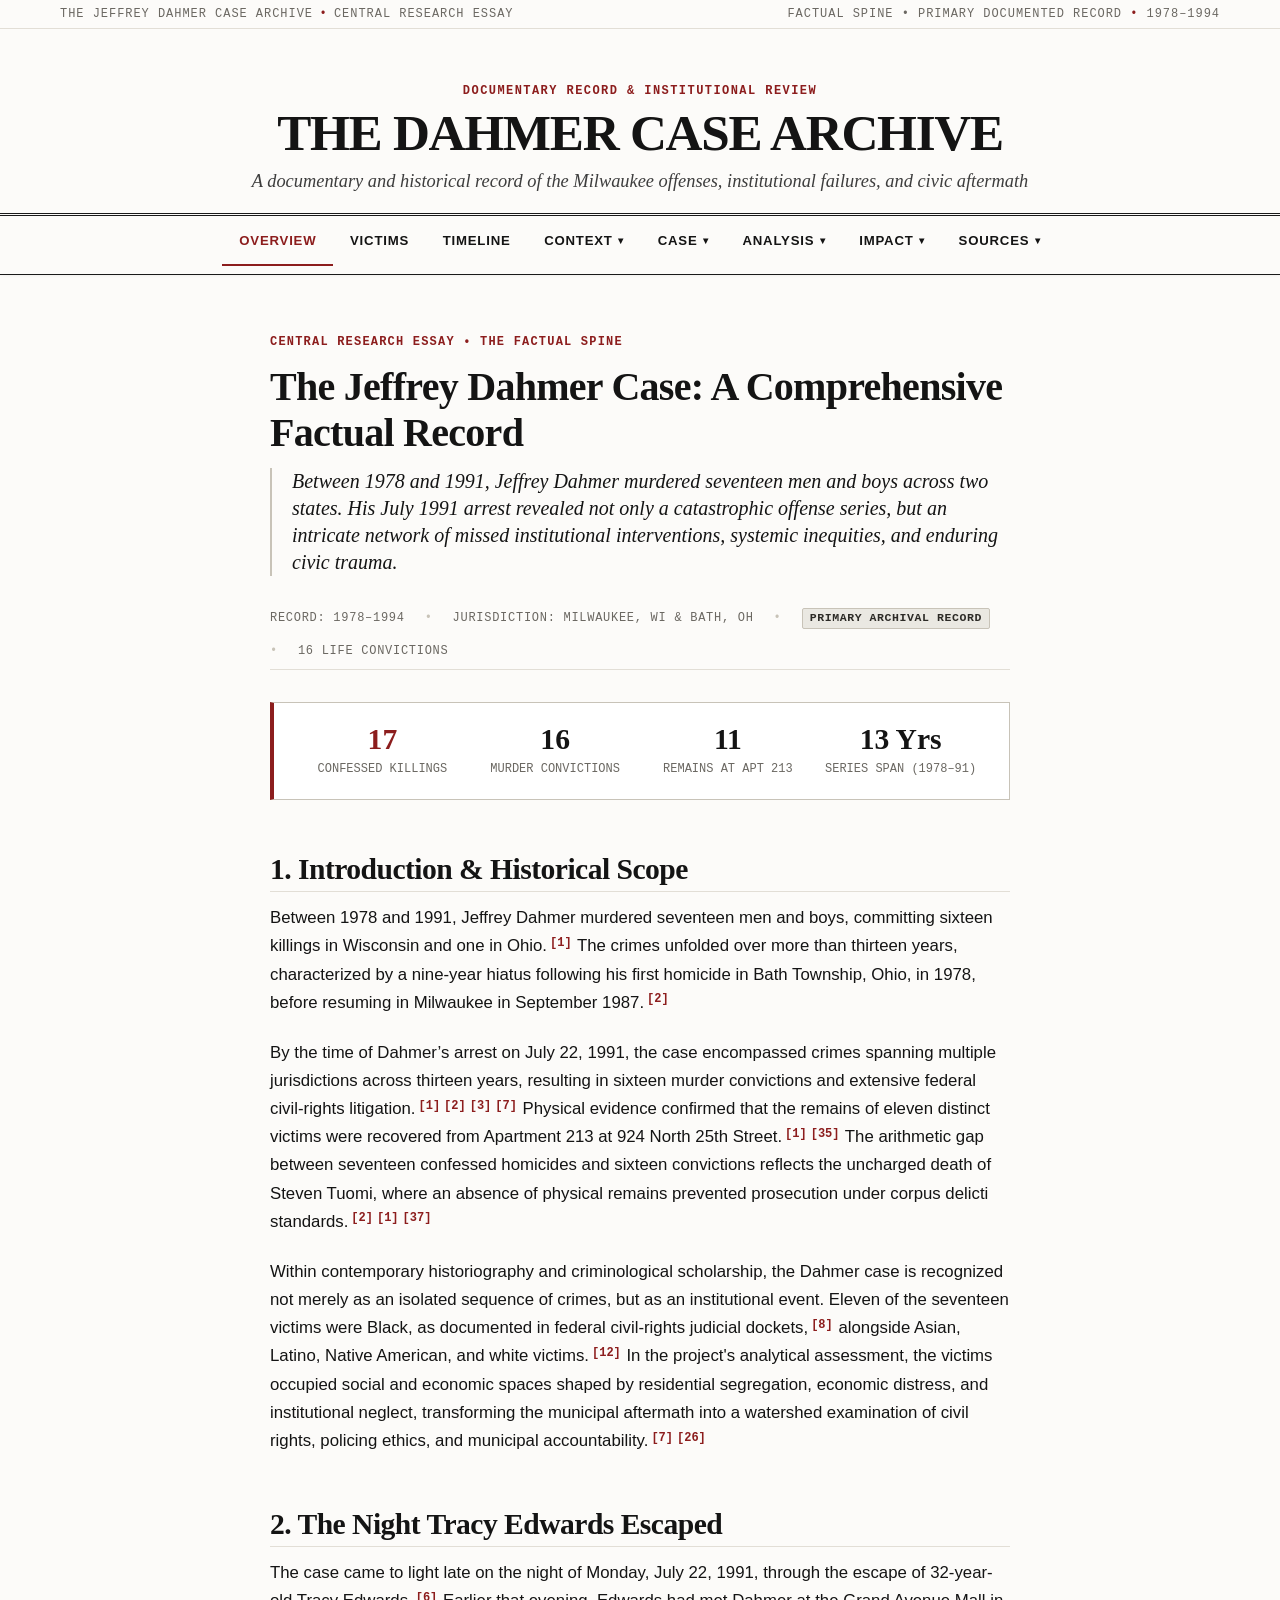
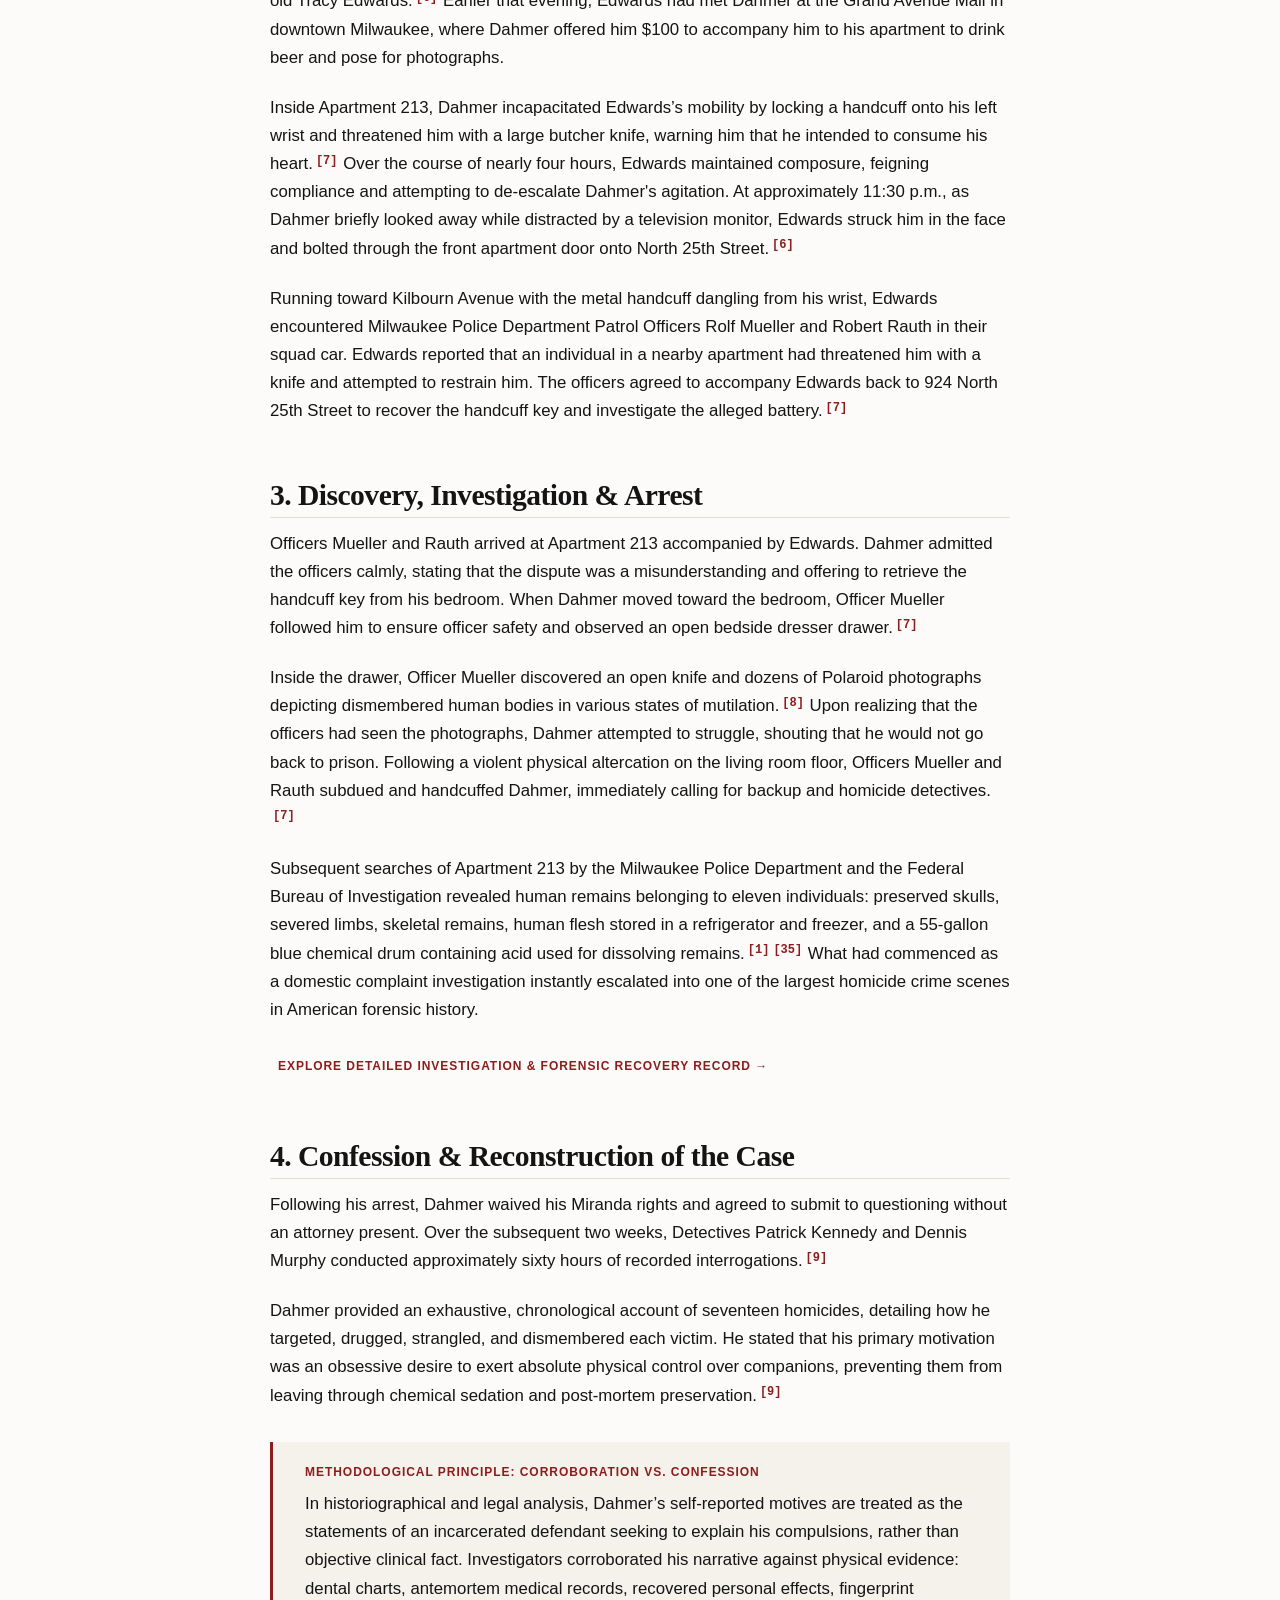
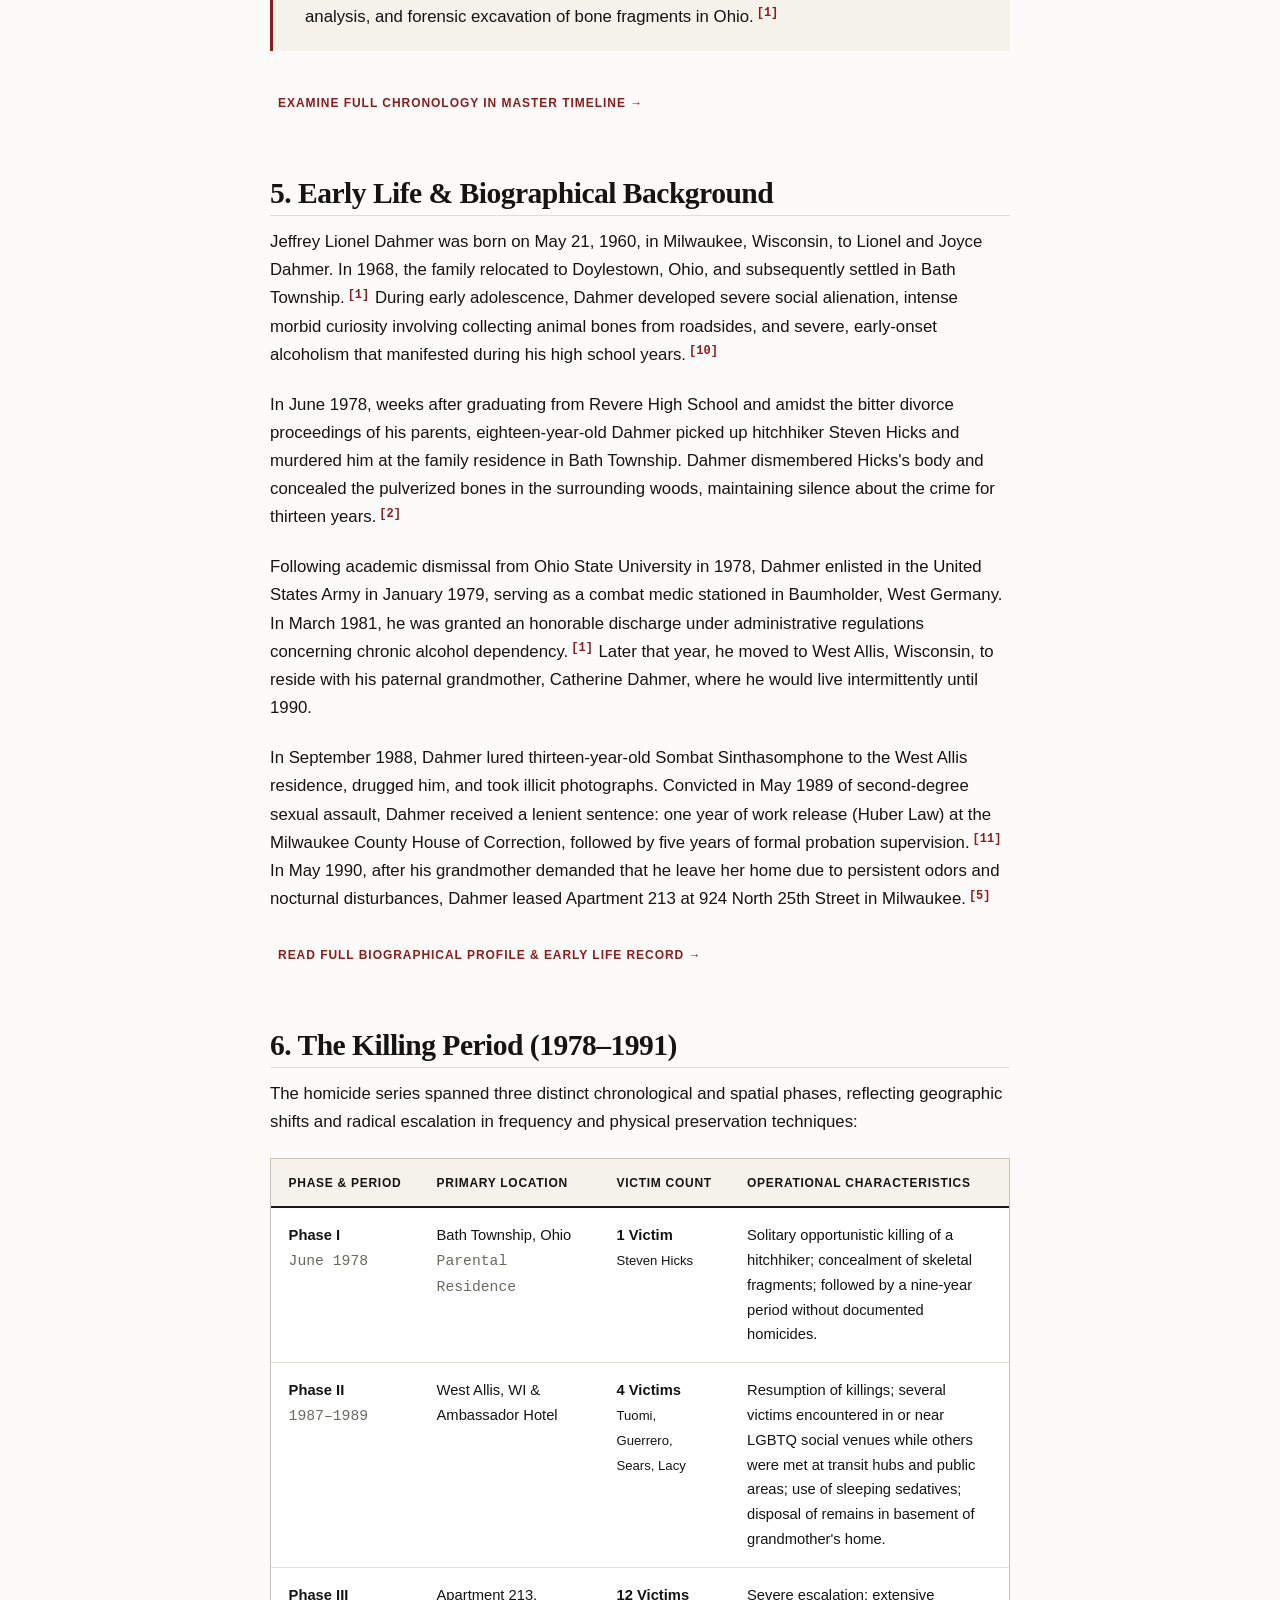
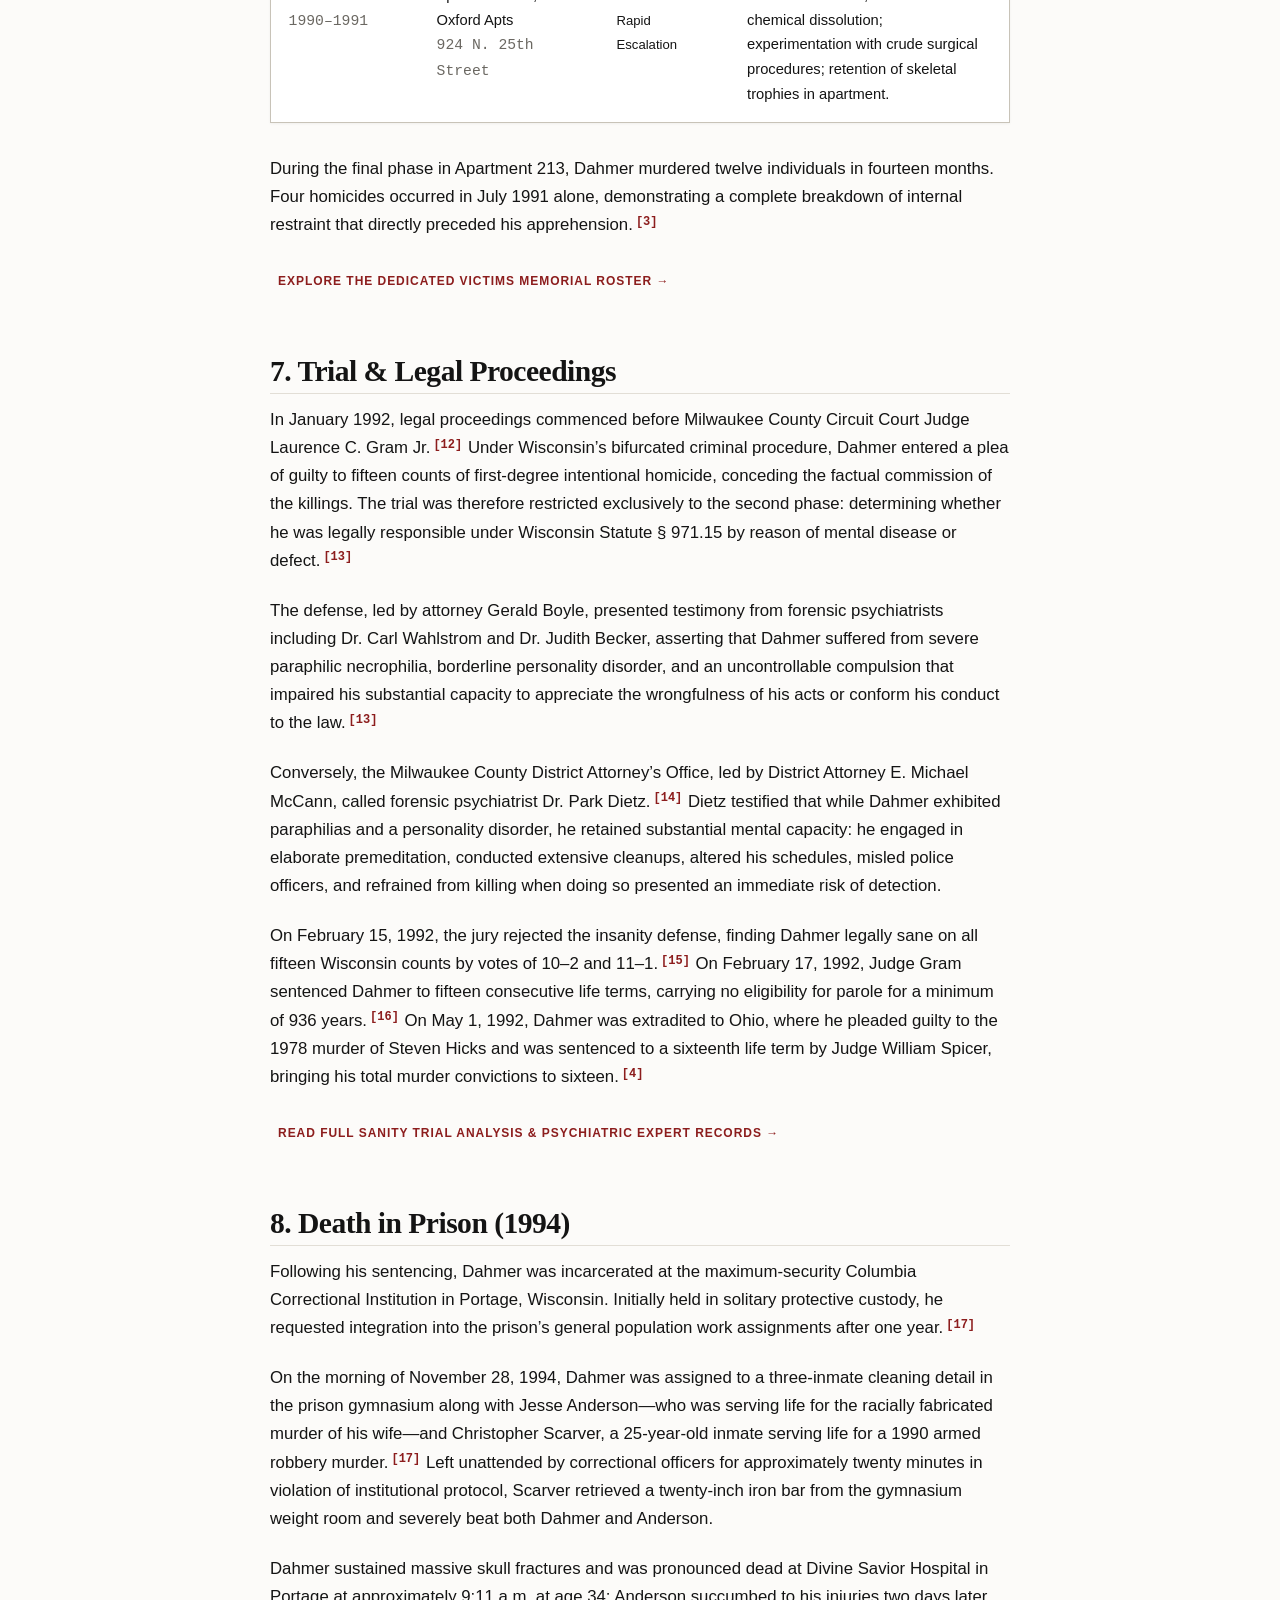
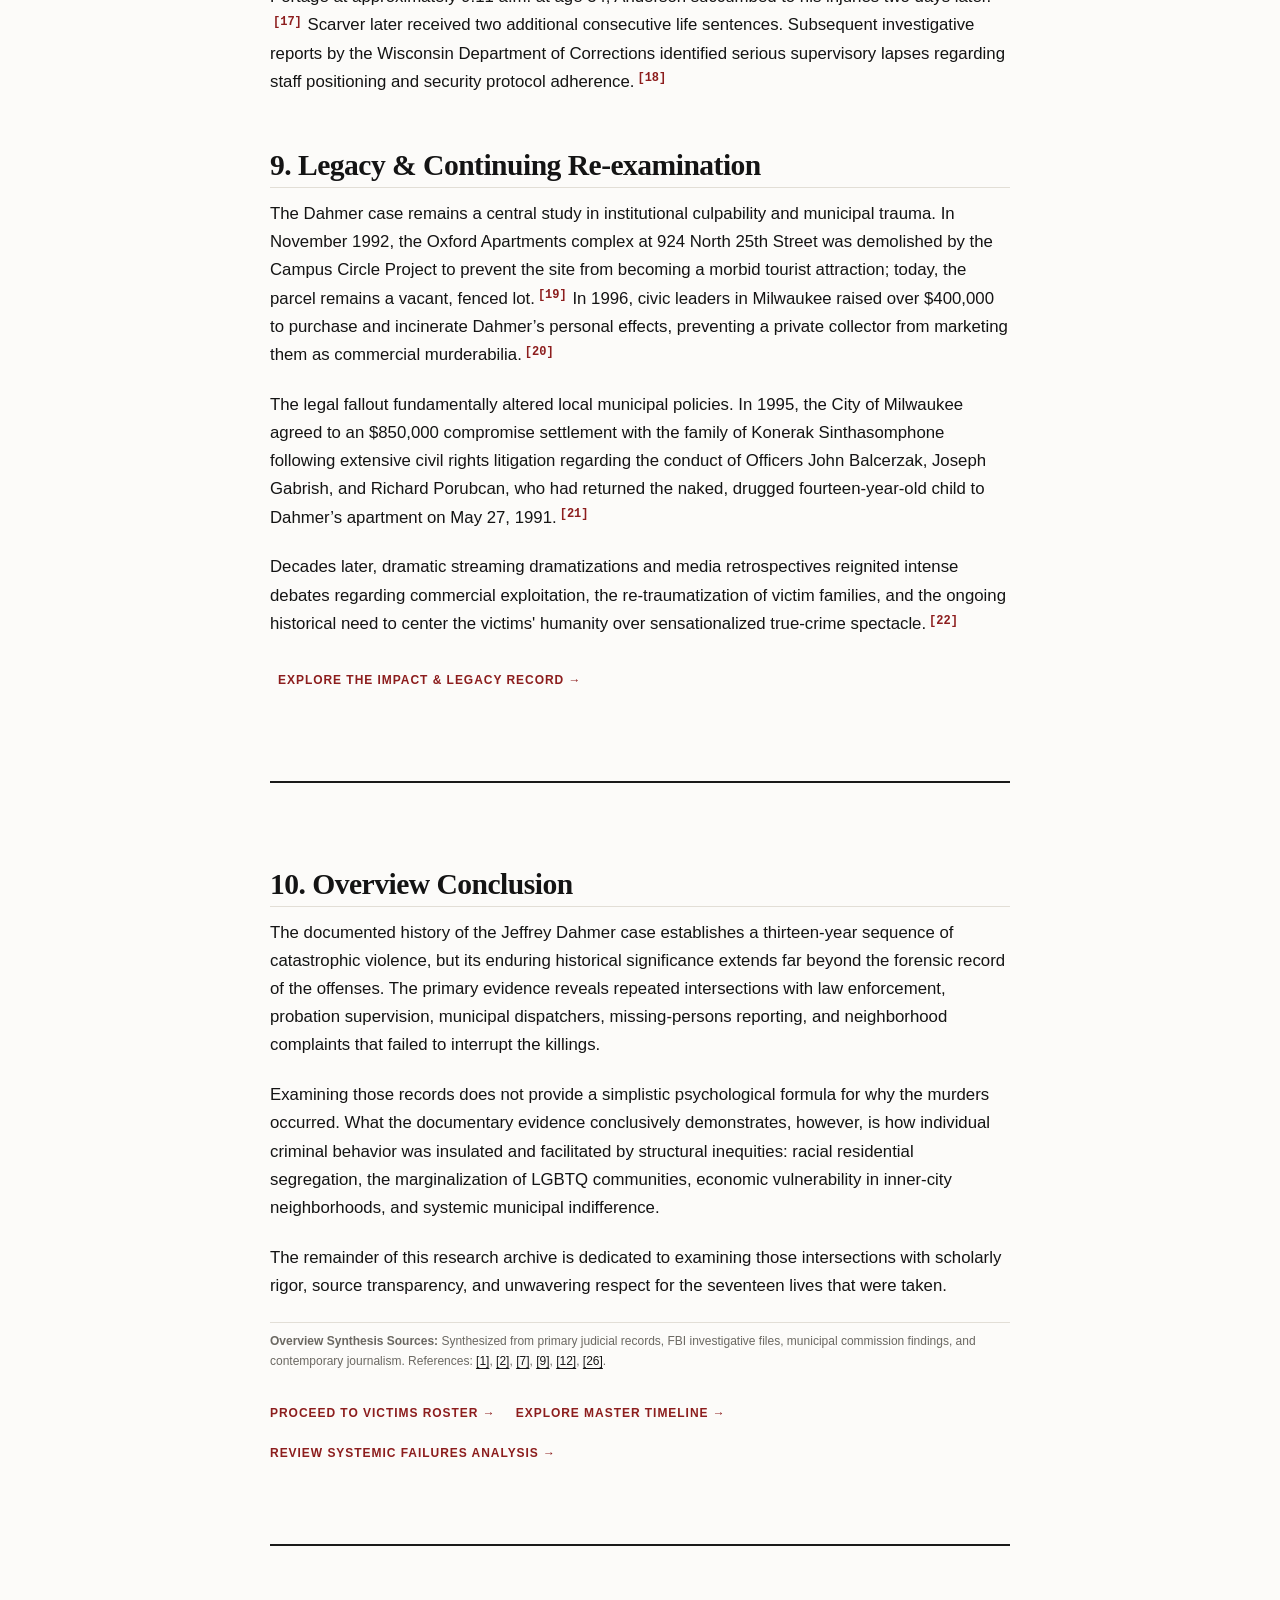
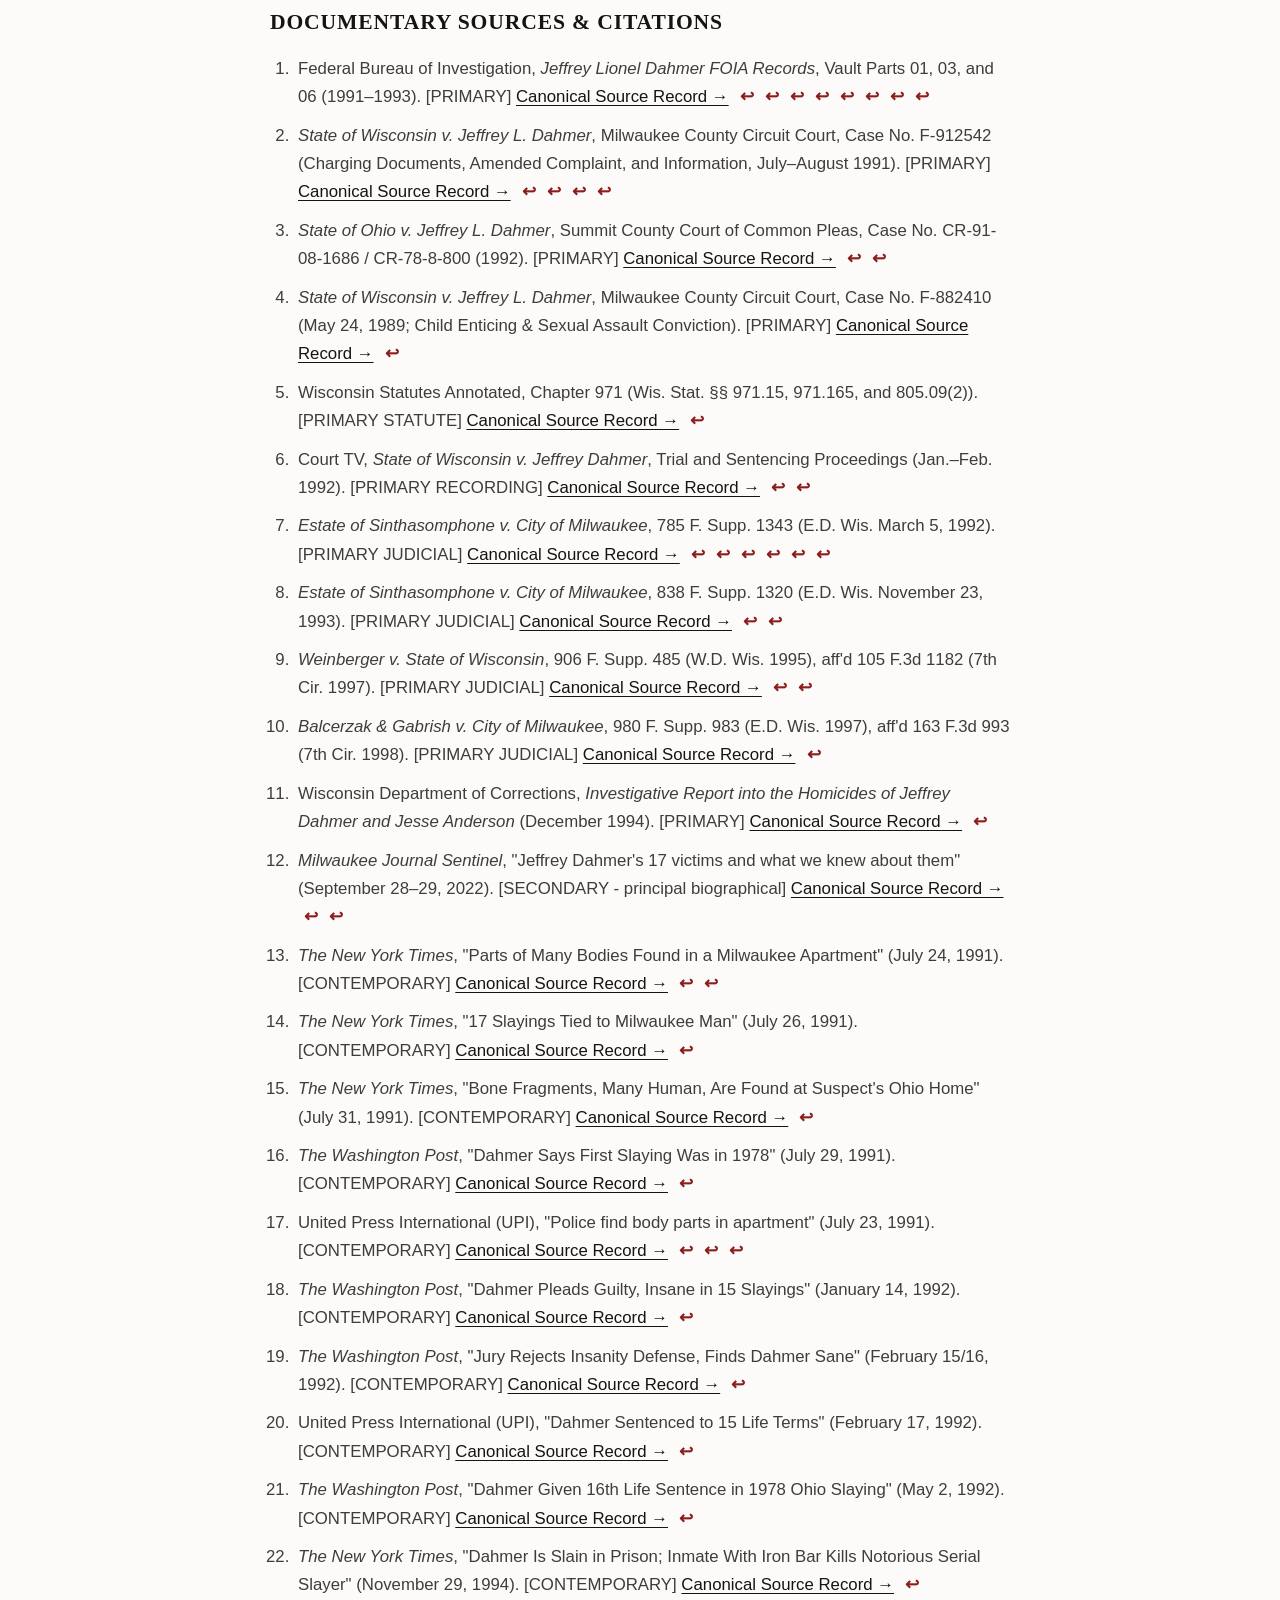
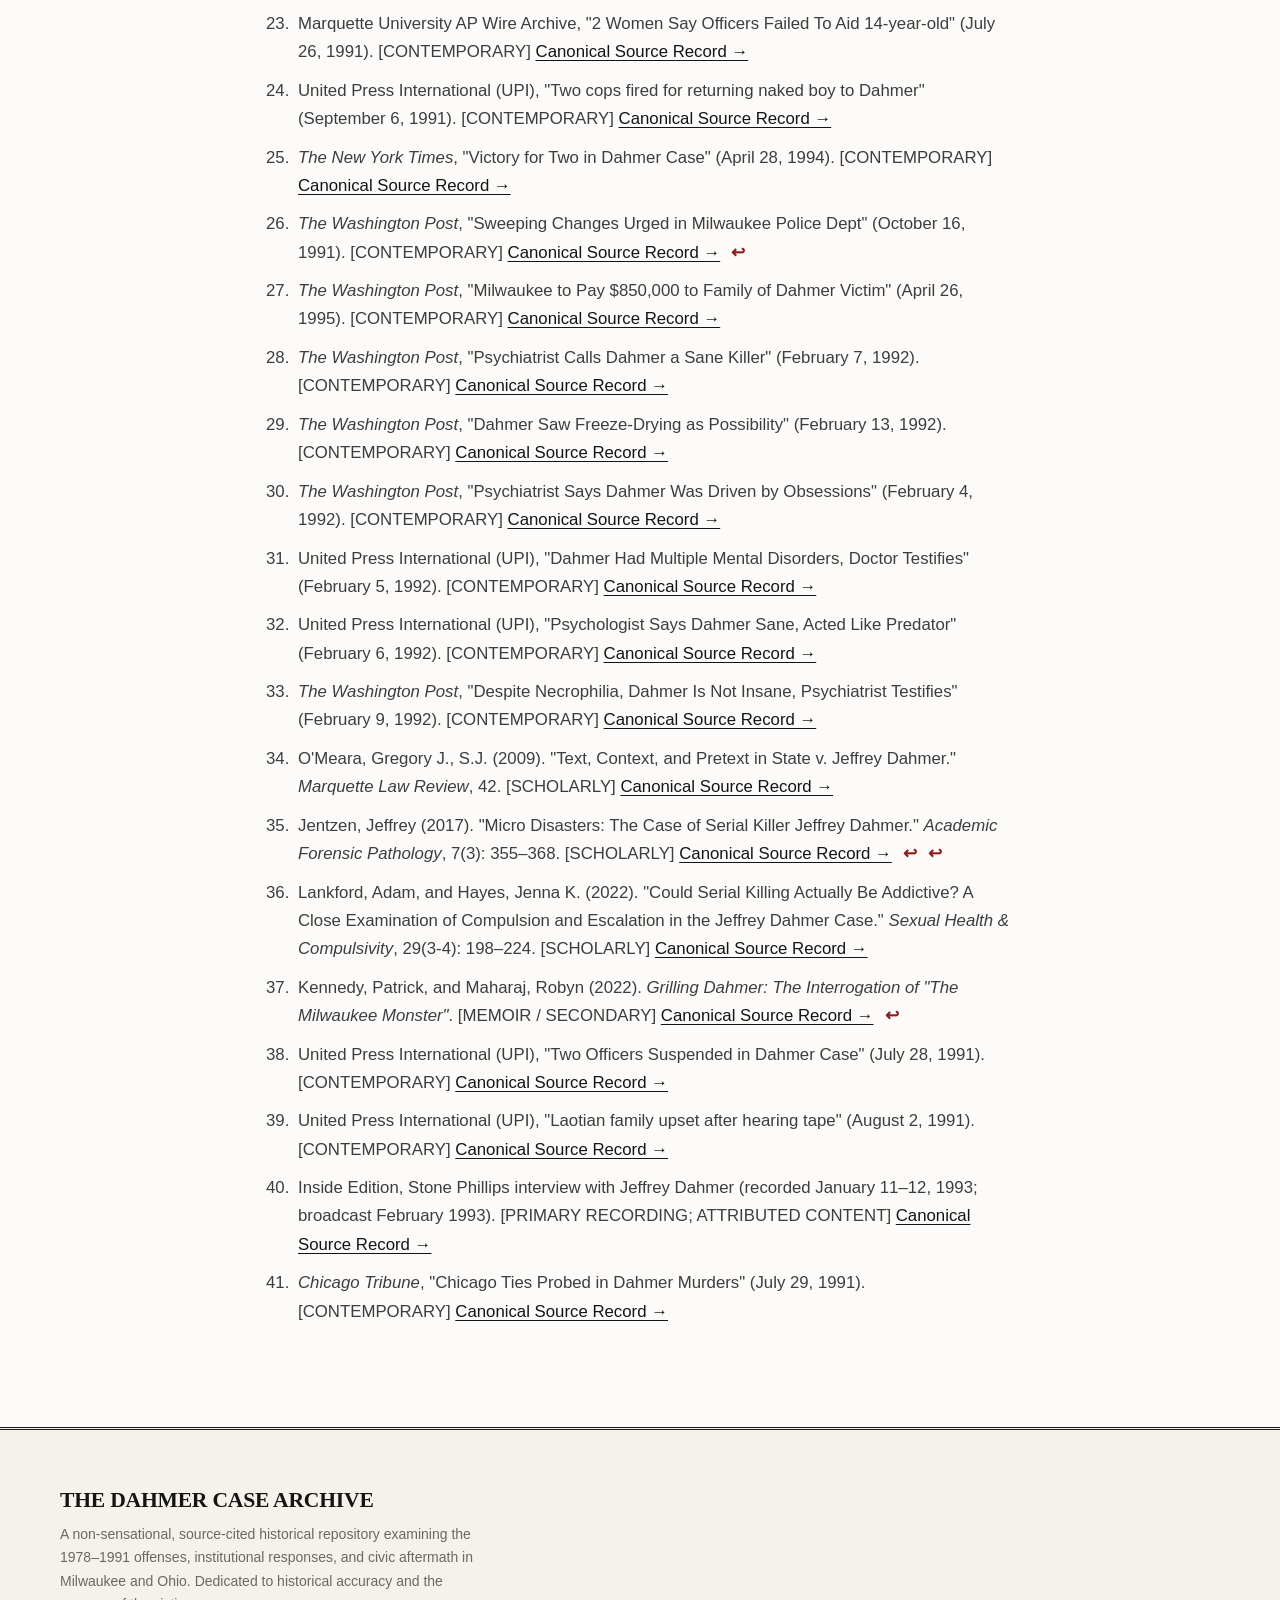
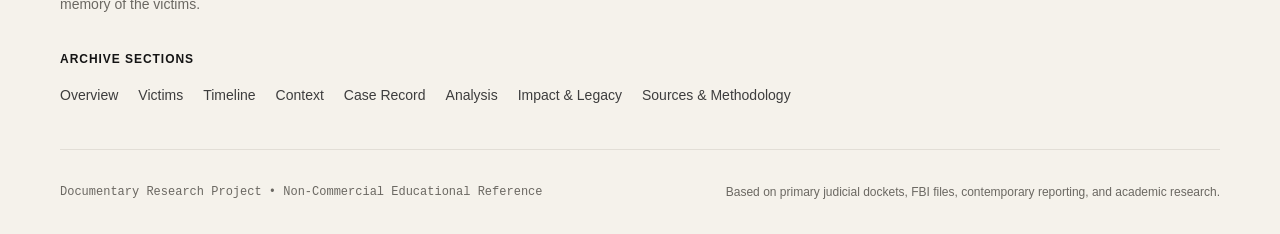
<file: overview.html>
<!DOCTYPE html>
<html lang="en">
<head>
  <meta charset="UTF-8">
  <meta name="viewport" content="width=device-width, initial-scale=1.0">
  <title>Overview: A Comprehensive Factual Record — The Dahmer Case Archive</title>
  <meta name="description" content="A comprehensive documentary record and factual spine of the Jeffrey Dahmer case: offenses, investigation, confession, sanity trial, and institutional aftermath.">
  <link rel="stylesheet" href="assets/css/variables.css">
  <link rel="stylesheet" href="assets/css/base.css">
  <link rel="stylesheet" href="assets/css/layout.css">
  <link rel="stylesheet" href="assets/css/components.css">
</head>
<body>
  <!-- Skip to Main Content Link -->
  <a href="#main-content" class="skip-link">Skip to main content</a>

  <!-- Top Edition Bar -->
  <aside class="site-topbar" aria-label="Archive Edition Information">
    <div class="container site-topbar-inner">
      <div class="topbar-edition">
        <span>The Jeffrey Dahmer Case Archive</span>
        <span class="topbar-bullet" aria-hidden="true">•</span>
        <span>Central Research Essay</span>
      </div>
      <div class="topbar-meta">
        <span>Factual Spine • Primary Documented Record</span>
        <span class="topbar-bullet" aria-hidden="true">•</span>
        <span>1978–1994</span>
      </div>
    </div>
  </aside>

  <!-- Site Masthead -->
  <header class="site-masthead" role="banner">
    <div class="container masthead-inner">
      <div class="masthead-kicker">Documentary Record &amp; Institutional Review</div>
      <p class="masthead-title"><a href="index.html">The Dahmer Case Archive</a></p>
      <p class="masthead-subtitle">A documentary and historical record of the Milwaukee offenses, institutional failures, and civic aftermath</p>
    </div>
  </header>

  <!-- Primary Sticky Header Navigation -->
  <div class="site-nav-wrapper">
    <div class="container site-nav-container">
      <button class="mobile-nav-toggle" aria-controls="primary-nav" aria-expanded="false" aria-label="Toggle Navigation Menu">
        <span class="toggle-icon" aria-hidden="true">☰</span>
        <span class="toggle-text">Menu</span>
      </button>

      <nav id="primary-nav" class="site-nav" aria-label="Primary Site Navigation">
        <ul class="nav-list" role="menubar">
          <li class="nav-item" role="none">
            <a href="overview.html" class="nav-link active" role="menuitem" aria-current="page">Overview</a>
          </li>
          <li class="nav-item" role="none">
            <a href="victims.html" class="nav-link" role="menuitem">Victims</a>
          </li>
          <li class="nav-item" role="none">
            <a href="timeline.html" class="nav-link" role="menuitem">Timeline</a>
          </li>
          <li class="nav-item" role="none">
            <a href="context.html" class="nav-link" role="menuitem" aria-haspopup="true">
              Context <span class="arrow-icon" aria-hidden="true">▾</span>
            </a>
            <ul class="dropdown-menu" role="menu" aria-label="Context Submenu">
              <li class="dropdown-item" role="none"><a href="context.html#milwaukee-context" role="menuitem">Milwaukee: 1987–1991</a></li>
              <li class="dropdown-item" role="none"><a href="context.html#early-life" role="menuitem">Early Life &amp; Background</a></li>
            </ul>
          </li>
          <li class="nav-item" role="none">
            <a href="case.html" class="nav-link" role="menuitem" aria-haspopup="true">
              Case <span class="arrow-icon" aria-hidden="true">▾</span>
            </a>
            <ul class="dropdown-menu" role="menu" aria-label="Case Submenu">
              <li class="dropdown-item" role="none"><a href="case.html#offense-series" role="menuitem">The Offense Series</a></li>
              <li class="dropdown-item" role="none"><a href="case.html#investigation-arrest" role="menuitem">Investigation &amp; Arrest</a></li>
              <li class="dropdown-item" role="none"><a href="case.html#trial-proceedings" role="menuitem">Trial &amp; Legal Proceedings</a></li>
            </ul>
          </li>
          <li class="nav-item" role="none">
            <a href="analysis.html" class="nav-link" role="menuitem" aria-haspopup="true">
              Analysis <span class="arrow-icon" aria-hidden="true">▾</span>
            </a>
            <ul class="dropdown-menu" role="menu" aria-label="Analysis Submenu">
              <li class="dropdown-item" role="none"><a href="analysis.html#systemic-failures" role="menuitem">Systemic Failures</a></li>
              <li class="dropdown-item" role="none"><a href="analysis.html#psychological-profile" role="menuitem">Psychological Profile &amp; Evaluation</a></li>
              <li class="dropdown-item" role="none"><a href="analysis.html#theories-motivations" role="menuitem">Theories &amp; Motivations</a></li>
            </ul>
          </li>
          <li class="nav-item" role="none">
            <a href="impact.html" class="nav-link" role="menuitem" aria-haspopup="true">
              Impact <span class="arrow-icon" aria-hidden="true">▾</span>
            </a>
            <ul class="dropdown-menu" role="menu" aria-label="Impact Submenu">
              <li class="dropdown-item" role="none"><a href="impact.html#community-impact" role="menuitem">Community &amp; Civic Impact</a></li>
              <li class="dropdown-item" role="none"><a href="impact.html#social-reform" role="menuitem">Social Impact &amp; Reform</a></li>
              <li class="dropdown-item" role="none"><a href="impact.html#media-portrayal" role="menuitem">Media &amp; Cultural Portrayal</a></li>
              <li class="dropdown-item" role="none"><a href="impact.html#modern-reexamination" role="menuitem">Modern Re-examination</a></li>
              <li class="dropdown-item" role="none"><a href="impact.html#full-conclusion" role="menuitem">Full Research Conclusion</a></li>
            </ul>
          </li>
          <li class="nav-item" role="none">
            <a href="sources.html" class="nav-link" role="menuitem" aria-haspopup="true">
              Sources <span class="arrow-icon" aria-hidden="true">▾</span>
            </a>
            <ul class="dropdown-menu" role="menu" aria-label="Sources Submenu">
              <li class="dropdown-item" role="none"><a href="sources.html#key-sources" role="menuitem">Key Sources &amp; Bibliography</a></li>
              <li class="dropdown-item" role="none"><a href="sources.html#methodology" role="menuitem">Methodology &amp; Standards</a></li>
            </ul>
          </li>
        </ul>
      </nav>
    </div>
  </div>

  <!-- Main Article Body -->
  <main id="main-content">
    <div class="container article-container">
      
      <!-- Article Header -->
      <header class="article-header" style="margin-bottom: var(--space-xl);">
        <span class="editorial-kicker">Central Research Essay • The Factual Spine</span>
        <h1 style="font-size: var(--text-2xl); margin-top: var(--space-2xs); margin-bottom: var(--space-sm); line-height: 1.15;">
          The Jeffrey Dahmer Case: A Comprehensive Factual Record
        </h1>
        
        <p class="lead-paragraph">
          Between 1978 and 1991, Jeffrey Dahmer murdered seventeen men and boys across two states. His July 1991 arrest revealed not only a catastrophic offense series, but an intricate network of missed institutional interventions, systemic inequities, and enduring civic trauma.
        </p>

        <div class="article-meta">
          <span class="article-meta-item">Record: 1978–1994</span>
          <span class="meta-divider" aria-hidden="true">•</span>
          <span class="article-meta-item">Jurisdiction: Milwaukee, WI &amp; Bath, OH</span>
          <span class="meta-divider" aria-hidden="true">•</span>
          <span class="article-meta-item"><span class="badge-evidence badge-primary">Primary Archival Record</span></span>
          <span class="meta-divider" aria-hidden="true">•</span>
          <span class="article-meta-item">16 Life Convictions</span>
        </div>

        <!-- Key Facts Module (Restrained Editorial Presentation) -->
        <div style="background-color: var(--bg-card); border: 1px solid var(--border-medium); border-left: 4px solid var(--accent-red); padding: var(--space-md) var(--space-lg); margin-bottom: var(--space-lg);">
          <div style="display: grid; grid-template-columns: repeat(auto-fit, minmax(130px, 1fr)); gap: var(--space-md); text-align: center;">
            <div>
              <div style="font-family: var(--font-serif); font-size: 1.85rem; font-weight: 700; color: var(--accent-red); line-height: 1.1;">17</div>
              <div style="font-family: var(--font-mono); font-size: var(--text-xs); text-transform: uppercase; color: var(--text-muted); margin-top: 0.2rem;">Confessed Killings</div>
            </div>
            <div>
              <div style="font-family: var(--font-serif); font-size: 1.85rem; font-weight: 700; color: var(--text-primary); line-height: 1.1;">16</div>
              <div style="font-family: var(--font-mono); font-size: var(--text-xs); text-transform: uppercase; color: var(--text-muted); margin-top: 0.2rem;">Murder Convictions</div>
            </div>
            <div>
              <div style="font-family: var(--font-serif); font-size: 1.85rem; font-weight: 700; color: var(--text-primary); line-height: 1.1;">11</div>
              <div style="font-family: var(--font-mono); font-size: var(--text-xs); text-transform: uppercase; color: var(--text-muted); margin-top: 0.2rem;">Remains at Apt 213</div>
            </div>
            <div>
              <div style="font-family: var(--font-serif); font-size: 1.85rem; font-weight: 700; color: var(--text-primary); line-height: 1.1;">13 Yrs</div>
              <div style="font-family: var(--font-mono); font-size: var(--text-xs); text-transform: uppercase; color: var(--text-muted); margin-top: 0.2rem;">Series Span (1978–91)</div>
            </div>
          </div>
        </div>
      </header>

      <!-- Section 1: Introduction & Scope -->
      <section id="introduction" aria-labelledby="sec1-heading">
        <h2 id="sec1-heading">1. Introduction &amp; Historical Scope</h2>
        <p>
          Between 1978 and 1991, Jeffrey Dahmer murdered seventeen men and boys, committing sixteen killings in Wisconsin and one in Ohio.<sup class="citation"><a href="#fn-1" id="ref-1">[1]</a></sup> The crimes unfolded over more than thirteen years, characterized by a nine-year hiatus following his first homicide in Bath Township, Ohio, in 1978, before resuming in Milwaukee in September 1987.<sup class="citation"><a href="#fn-2" id="ref-2">[2]</a></sup>
        </p>
        <p>
          By the time of Dahmer’s arrest on July 22, 1991, the case encompassed crimes spanning multiple jurisdictions across thirteen years, resulting in sixteen murder convictions and extensive federal civil-rights litigation.<sup class="citation"><a href="#fn-1" id="ref-1-2">[1]</a></sup><sup class="citation"><a href="#fn-2" id="ref-2-2">[2]</a></sup><sup class="citation"><a href="#fn-3" id="ref-3">[3]</a></sup><sup class="citation"><a href="#fn-7" id="ref-7">[7]</a></sup> Physical evidence confirmed that the remains of eleven distinct victims were recovered from Apartment 213 at 924 North 25th Street.<sup class="citation"><a href="#fn-1" id="ref-1-3">[1]</a></sup><sup class="citation"><a href="#fn-35" id="ref-35">[35]</a></sup> The arithmetic gap between seventeen confessed homicides and sixteen convictions reflects the uncharged death of Steven Tuomi, where an absence of physical remains prevented prosecution under corpus delicti standards.<sup class="citation"><a href="#fn-2" id="ref-2-3">[2]</a></sup><sup class="citation"><a href="#fn-1" id="ref-1-4">[1]</a></sup><sup class="citation"><a href="#fn-37" id="ref-37">[37]</a></sup>
        </p>
        <p>
          Within contemporary historiography and criminological scholarship, the Dahmer case is recognized not merely as an isolated sequence of crimes, but as an institutional event. Eleven of the seventeen victims were Black, as documented in federal civil-rights judicial dockets,<sup class="citation"><a href="#fn-8" id="ref-8">[8]</a></sup> alongside Asian, Latino, Native American, and white victims.<sup class="citation"><a href="#fn-12" id="ref-12">[12]</a></sup> In the project's analytical assessment, the victims occupied social and economic spaces shaped by residential segregation, economic distress, and institutional neglect, transforming the municipal aftermath into a watershed examination of civil rights, policing ethics, and municipal accountability.<sup class="citation"><a href="#fn-7" id="ref-7-2">[7]</a></sup><sup class="citation"><a href="#fn-26" id="ref-26">[26]</a></sup>
        </p>
      </section>

      <!-- Section 2: The Night Tracy Edwards Escaped -->
      <section id="edwards-escape" aria-labelledby="sec2-heading">
        <h2 id="sec2-heading">2. The Night Tracy Edwards Escaped</h2>
        <p>
          The case came to light late on the night of Monday, July 22, 1991, through the escape of 32-year-old Tracy Edwards.<sup class="citation"><a href="#fn-6" id="ref-6">[6]</a></sup> Earlier that evening, Edwards had met Dahmer at the Grand Avenue Mall in downtown Milwaukee, where Dahmer offered him $100 to accompany him to his apartment to drink beer and pose for photographs.
        </p>
        <p>
          Inside Apartment 213, Dahmer incapacitated Edwards’s mobility by locking a handcuff onto his left wrist and threatened him with a large butcher knife, warning him that he intended to consume his heart.<sup class="citation"><a href="#fn-7" id="ref-7-3">[7]</a></sup> Over the course of nearly four hours, Edwards maintained composure, feigning compliance and attempting to de-escalate Dahmer's agitation. At approximately 11:30 p.m., as Dahmer briefly looked away while distracted by a television monitor, Edwards struck him in the face and bolted through the front apartment door onto North 25th Street.<sup class="citation"><a href="#fn-6" id="ref-6-2">[6]</a></sup>
        </p>
        <p>
          Running toward Kilbourn Avenue with the metal handcuff dangling from his wrist, Edwards encountered Milwaukee Police Department Patrol Officers Rolf Mueller and Robert Rauth in their squad car. Edwards reported that an individual in a nearby apartment had threatened him with a knife and attempted to restrain him. The officers agreed to accompany Edwards back to 924 North 25th Street to recover the handcuff key and investigate the alleged battery.<sup class="citation"><a href="#fn-7" id="ref-7-4">[7]</a></sup>
        </p>
      </section>

      <!-- Section 3: Discovery, Investigation & Arrest -->
      <section id="discovery-arrest" aria-labelledby="sec3-heading">
        <h2 id="sec3-heading">3. Discovery, Investigation &amp; Arrest</h2>
        <p>
          Officers Mueller and Rauth arrived at Apartment 213 accompanied by Edwards. Dahmer admitted the officers calmly, stating that the dispute was a misunderstanding and offering to retrieve the handcuff key from his bedroom. When Dahmer moved toward the bedroom, Officer Mueller followed him to ensure officer safety and observed an open bedside dresser drawer.<sup class="citation"><a href="#fn-7" id="ref-7-5">[7]</a></sup>
        </p>
        <p>
          Inside the drawer, Officer Mueller discovered an open knife and dozens of Polaroid photographs depicting dismembered human bodies in various states of mutilation.<sup class="citation"><a href="#fn-8" id="ref-8-2">[8]</a></sup> Upon realizing that the officers had seen the photographs, Dahmer attempted to struggle, shouting that he would not go back to prison. Following a violent physical altercation on the living room floor, Officers Mueller and Rauth subdued and handcuffed Dahmer, immediately calling for backup and homicide detectives.<sup class="citation"><a href="#fn-7" id="ref-7-6">[7]</a></sup>
        </p>
        <p>
          Subsequent searches of Apartment 213 by the Milwaukee Police Department and the Federal Bureau of Investigation revealed human remains belonging to eleven individuals: preserved skulls, severed limbs, skeletal remains, human flesh stored in a refrigerator and freezer, and a 55-gallon blue chemical drum containing acid used for dissolving remains.<sup class="citation"><a href="#fn-1" id="ref-1-5">[1]</a></sup><sup class="citation"><a href="#fn-35" id="ref-35-2">[35]</a></sup> What had commenced as a domestic complaint investigation instantly escalated into one of the largest homicide crime scenes in American forensic history.
        </p>
        <p>
          <a href="case.html#investigation-arrest" class="read-more-link">Explore Detailed Investigation &amp; Forensic Recovery Record →</a>
        </p>
      </section>

      <!-- Section 4: Confession & Reconstruction -->
      <section id="confession-reconstruction" aria-labelledby="sec4-heading">
        <h2 id="sec4-heading">4. Confession &amp; Reconstruction of the Case</h2>
        <p>
          Following his arrest, Dahmer waived his Miranda rights and agreed to submit to questioning without an attorney present. Over the subsequent two weeks, Detectives Patrick Kennedy and Dennis Murphy conducted approximately sixty hours of recorded interrogations.<sup class="citation"><a href="#fn-9" id="ref-9">[9]</a></sup>
        </p>
        <p>
          Dahmer provided an exhaustive, chronological account of seventeen homicides, detailing how he targeted, drugged, strangled, and dismembered each victim. He stated that his primary motivation was an obsessive desire to exert absolute physical control over companions, preventing them from leaving through chemical sedation and post-mortem preservation.<sup class="citation"><a href="#fn-9" id="ref-9-2">[9]</a></sup>
        </p>
        <div class="editorial-callout">
          <div class="callout-title">Methodological Principle: Corroboration vs. Confession</div>
          <p>
            In historiographical and legal analysis, Dahmer’s self-reported motives are treated as the statements of an incarcerated defendant seeking to explain his compulsions, rather than objective clinical fact. Investigators corroborated his narrative against physical evidence: dental charts, antemortem medical records, recovered personal effects, fingerprint analysis, and forensic excavation of bone fragments in Ohio.<sup class="citation"><a href="#fn-1" id="ref-1-6">[1]</a></sup>
          </p>
        </div>
        <p>
          <a href="timeline.html" class="read-more-link">Examine Full Chronology in Master Timeline →</a>
        </p>
      </section>

      <!-- Section 5: Early Life & Background -->
      <section id="early-life" aria-labelledby="sec5-heading">
        <h2 id="sec5-heading">5. Early Life &amp; Biographical Background</h2>
        <p>
          Jeffrey Lionel Dahmer was born on May 21, 1960, in Milwaukee, Wisconsin, to Lionel and Joyce Dahmer. In 1968, the family relocated to Doylestown, Ohio, and subsequently settled in Bath Township.<sup class="citation"><a href="#fn-1" id="ref-1-7">[1]</a></sup> During early adolescence, Dahmer developed severe social alienation, intense morbid curiosity involving collecting animal bones from roadsides, and severe, early-onset alcoholism that manifested during his high school years.<sup class="citation"><a href="#fn-10" id="ref-10">[10]</a></sup>
        </p>
        <p>
          In June 1978, weeks after graduating from Revere High School and amidst the bitter divorce proceedings of his parents, eighteen-year-old Dahmer picked up hitchhiker Steven Hicks and murdered him at the family residence in Bath Township. Dahmer dismembered Hicks's body and concealed the pulverized bones in the surrounding woods, maintaining silence about the crime for thirteen years.<sup class="citation"><a href="#fn-2" id="ref-2-4">[2]</a></sup>
        </p>
        <p>
          Following academic dismissal from Ohio State University in 1978, Dahmer enlisted in the United States Army in January 1979, serving as a combat medic stationed in Baumholder, West Germany. In March 1981, he was granted an honorable discharge under administrative regulations concerning chronic alcohol dependency.<sup class="citation"><a href="#fn-1" id="ref-1-8">[1]</a></sup> Later that year, he moved to West Allis, Wisconsin, to reside with his paternal grandmother, Catherine Dahmer, where he would live intermittently until 1990.
        </p>
        <p>
          In September 1988, Dahmer lured thirteen-year-old Sombat Sinthasomphone to the West Allis residence, drugged him, and took illicit photographs. Convicted in May 1989 of second-degree sexual assault, Dahmer received a lenient sentence: one year of work release (Huber Law) at the Milwaukee County House of Correction, followed by five years of formal probation supervision.<sup class="citation"><a href="#fn-11" id="ref-11">[11]</a></sup> In May 1990, after his grandmother demanded that he leave her home due to persistent odors and nocturnal disturbances, Dahmer leased Apartment 213 at 924 North 25th Street in Milwaukee.<sup class="citation"><a href="#fn-5" id="ref-5">[5]</a></sup>
        </p>
        <p>
          <a href="context.html#early-life" class="read-more-link">Read Full Biographical Profile &amp; Early Life Record →</a>
        </p>
      </section>

      <!-- Section 6: The Killing Period & Phases -->
      <section id="killing-period" aria-labelledby="sec6-heading">
        <h2 id="sec6-heading">6. The Killing Period (1978–1991)</h2>
        <p>
          The homicide series spanned three distinct chronological and spatial phases, reflecting geographic shifts and radical escalation in frequency and physical preservation techniques:
        </p>

        <!-- Phases Table -->
        <div class="data-table-wrapper" style="margin: var(--space-md) 0 var(--space-lg) 0;">
          <table class="data-table" aria-label="Phases of Offense Series">
            <thead>
              <tr>
                <th scope="col" style="width: 140px;">Phase &amp; Period</th>
                <th scope="col" style="width: 180px;">Primary Location</th>
                <th scope="col" style="width: 110px;">Victim Count</th>
                <th scope="col">Operational Characteristics</th>
              </tr>
            </thead>
            <tbody>
              <tr>
                <td><strong>Phase I</strong><br><span class="font-mono text-xs text-muted">June 1978</span></td>
                <td>Bath Township, Ohio<br><span class="font-mono text-xs text-muted">Parental Residence</span></td>
                <td><strong>1 Victim</strong><br><span style="font-size: 0.82rem;">Steven Hicks</span></td>
                <td>Solitary opportunistic killing of a hitchhiker; concealment of skeletal fragments; followed by a nine-year period without documented homicides.</td>
              </tr>
              <tr>
                <td><strong>Phase II</strong><br><span class="font-mono text-xs text-muted">1987–1989</span></td>
                <td>West Allis, WI &amp;<br>Ambassador Hotel</td>
                <td><strong>4 Victims</strong><br><span style="font-size: 0.82rem;">Tuomi, Guerrero, Sears, Lacy</span></td>
                <td>Resumption of killings; several victims encountered in or near LGBTQ social venues while others were met at transit hubs and public areas; use of sleeping sedatives; disposal of remains in basement of grandmother's home.</td>
              </tr>
              <tr>
                <td><strong>Phase III</strong><br><span class="font-mono text-xs text-muted">1990–1991</span></td>
                <td>Apartment 213, Oxford Apts<br><span class="font-mono text-xs text-muted">924 N. 25th Street</span></td>
                <td><strong>12 Victims</strong><br><span style="font-size: 0.82rem;">Rapid Escalation</span></td>
                <td>Severe escalation; extensive chemical dissolution; experimentation with crude surgical procedures; retention of skeletal trophies in apartment.</td>
              </tr>
            </tbody>
          </table>
        </div>

        <p>
          During the final phase in Apartment 213, Dahmer murdered twelve individuals in fourteen months. Four homicides occurred in July 1991 alone, demonstrating a complete breakdown of internal restraint that directly preceded his apprehension.<sup class="citation"><a href="#fn-3" id="ref-3-2">[3]</a></sup>
        </p>
        <p>
          <a href="victims.html" class="read-more-link">Explore the Dedicated Victims Memorial Roster →</a>
        </p>
      </section>

      <!-- Section 7: Trial & Legal Proceedings -->
      <section id="trial-proceedings" aria-labelledby="sec7-heading">
        <h2 id="sec7-heading">7. Trial &amp; Legal Proceedings</h2>
        <p>
          In January 1992, legal proceedings commenced before Milwaukee County Circuit Court Judge Laurence C. Gram Jr.<sup class="citation"><a href="#fn-12" id="ref-12-2">[12]</a></sup> Under Wisconsin’s bifurcated criminal procedure, Dahmer entered a plea of guilty to fifteen counts of first-degree intentional homicide, conceding the factual commission of the killings. The trial was therefore restricted exclusively to the second phase: determining whether he was legally responsible under Wisconsin Statute § 971.15 by reason of mental disease or defect.<sup class="citation"><a href="#fn-13" id="ref-13">[13]</a></sup>
        </p>
        <p>
          The defense, led by attorney Gerald Boyle, presented testimony from forensic psychiatrists including Dr. Carl Wahlstrom and Dr. Judith Becker, asserting that Dahmer suffered from severe paraphilic necrophilia, borderline personality disorder, and an uncontrollable compulsion that impaired his substantial capacity to appreciate the wrongfulness of his acts or conform his conduct to the law.<sup class="citation"><a href="#fn-13" id="ref-13-2">[13]</a></sup>
        </p>
        <p>
          Conversely, the Milwaukee County District Attorney’s Office, led by District Attorney E. Michael McCann, called forensic psychiatrist Dr. Park Dietz.<sup class="citation"><a href="#fn-14" id="ref-14">[14]</a></sup> Dietz testified that while Dahmer exhibited paraphilias and a personality disorder, he retained substantial mental capacity: he engaged in elaborate premeditation, conducted extensive cleanups, altered his schedules, misled police officers, and refrained from killing when doing so presented an immediate risk of detection.
        </p>
        <p>
          On February 15, 1992, the jury rejected the insanity defense, finding Dahmer legally sane on all fifteen Wisconsin counts by votes of 10–2 and 11–1.<sup class="citation"><a href="#fn-15" id="ref-15">[15]</a></sup> On February 17, 1992, Judge Gram sentenced Dahmer to fifteen consecutive life terms, carrying no eligibility for parole for a minimum of 936 years.<sup class="citation"><a href="#fn-16" id="ref-16">[16]</a></sup> On May 1, 1992, Dahmer was extradited to Ohio, where he pleaded guilty to the 1978 murder of Steven Hicks and was sentenced to a sixteenth life term by Judge William Spicer, bringing his total murder convictions to sixteen.<sup class="citation"><a href="#fn-4" id="ref-4">[4]</a></sup>
        </p>
        <p>
          <a href="case.html#trial-proceedings" class="read-more-link">Read Full Sanity Trial Analysis &amp; Psychiatric Expert Records →</a>
        </p>
      </section>

      <!-- Section 8: Death in Prison -->
      <section id="prison-death" aria-labelledby="sec8-heading">
        <h2 id="sec8-heading">8. Death in Prison (1994)</h2>
        <p>
          Following his sentencing, Dahmer was incarcerated at the maximum-security Columbia Correctional Institution in Portage, Wisconsin. Initially held in solitary protective custody, he requested integration into the prison’s general population work assignments after one year.<sup class="citation"><a href="#fn-17" id="ref-17">[17]</a></sup>
        </p>
        <p>
          On the morning of November 28, 1994, Dahmer was assigned to a three-inmate cleaning detail in the prison gymnasium along with Jesse Anderson—who was serving life for the racially fabricated murder of his wife—and Christopher Scarver, a 25-year-old inmate serving life for a 1990 armed robbery murder.<sup class="citation"><a href="#fn-17" id="ref-17-2">[17]</a></sup> Left unattended by correctional officers for approximately twenty minutes in violation of institutional protocol, Scarver retrieved a twenty-inch iron bar from the gymnasium weight room and severely beat both Dahmer and Anderson.
        </p>
        <p>
          Dahmer sustained massive skull fractures and was pronounced dead at Divine Savior Hospital in Portage at approximately 9:11 a.m. at age 34; Anderson succumbed to his injuries two days later.<sup class="citation"><a href="#fn-17" id="ref-17-3">[17]</a></sup> Scarver later received two additional consecutive life sentences. Subsequent investigative reports by the Wisconsin Department of Corrections identified serious supervisory lapses regarding staff positioning and security protocol adherence.<sup class="citation"><a href="#fn-18" id="ref-18">[18]</a></sup>
        </p>
      </section>

      <!-- Section 9: Legacy & Continuing Re-examination -->
      <section id="legacy" aria-labelledby="sec9-heading">
        <h2 id="sec9-heading">9. Legacy &amp; Continuing Re-examination</h2>
        <p>
          The Dahmer case remains a central study in institutional culpability and municipal trauma. In November 1992, the Oxford Apartments complex at 924 North 25th Street was demolished by the Campus Circle Project to prevent the site from becoming a morbid tourist attraction; today, the parcel remains a vacant, fenced lot.<sup class="citation"><a href="#fn-19" id="ref-19">[19]</a></sup> In 1996, civic leaders in Milwaukee raised over $400,000 to purchase and incinerate Dahmer’s personal effects, preventing a private collector from marketing them as commercial murderabilia.<sup class="citation"><a href="#fn-20" id="ref-20">[20]</a></sup>
        </p>
        <p>
          The legal fallout fundamentally altered local municipal policies. In 1995, the City of Milwaukee agreed to an $850,000 compromise settlement with the family of Konerak Sinthasomphone following extensive civil rights litigation regarding the conduct of Officers John Balcerzak, Joseph Gabrish, and Richard Porubcan, who had returned the naked, drugged fourteen-year-old child to Dahmer’s apartment on May 27, 1991.<sup class="citation"><a href="#fn-21" id="ref-21">[21]</a></sup>
        </p>
        <p>
          Decades later, dramatic streaming dramatizations and media retrospectives reignited intense debates regarding commercial exploitation, the re-traumatization of victim families, and the ongoing historical need to center the victims' humanity over sensationalized true-crime spectacle.<sup class="citation"><a href="#fn-22" id="ref-22">[22]</a></sup>
        </p>
        <p>
          <a href="impact.html" class="read-more-link">Explore the Impact &amp; Legacy Record →</a>
        </p>
      </section>

      <!-- Section 10: Overview Conclusion -->
      <section id="overview-conclusion" aria-labelledby="sec10-heading" style="border-top: 2px solid var(--border-dark); padding-top: var(--space-lg); margin-top: var(--space-2xl);">
        <h2 id="sec10-heading">10. Overview Conclusion</h2>
        <p>
          The documented history of the Jeffrey Dahmer case establishes a thirteen-year sequence of catastrophic violence, but its enduring historical significance extends far beyond the forensic record of the offenses. The primary evidence reveals repeated intersections with law enforcement, probation supervision, municipal dispatchers, missing-persons reporting, and neighborhood complaints that failed to interrupt the killings.
        </p>
        <p>
          Examining those records does not provide a simplistic psychological formula for why the murders occurred. What the documentary evidence conclusively demonstrates, however, is how individual criminal behavior was insulated and facilitated by structural inequities: racial residential segregation, the marginalization of LGBTQ communities, economic vulnerability in inner-city neighborhoods, and systemic municipal indifference.
        </p>
        <p>
          The remainder of this research archive is dedicated to examining those intersections with scholarly rigor, source transparency, and unwavering respect for the seventeen lives that were taken.
        </p>
        <div class="block-citation" style="margin-top: var(--space-md); font-size: var(--text-xs); color: var(--text-muted); border-top: 1px solid var(--border-light); padding-top: var(--space-xs);">
          <strong>Overview Synthesis Sources:</strong> Synthesized from primary judicial records, FBI investigative files, municipal commission findings, and contemporary journalism. References: <a href="#fn-1">[1]</a>, <a href="#fn-2">[2]</a>, <a href="#fn-7">[7]</a>, <a href="#fn-9">[9]</a>, <a href="#fn-12">[12]</a>, <a href="#fn-26">[26]</a>.
        </div>
        <div style="margin-top: var(--space-lg); display: flex; gap: var(--space-md); flex-wrap: wrap;">
          <a href="victims.html" class="read-more-link" style="padding: 0;">Proceed to Victims Roster →</a>
          <a href="timeline.html" class="read-more-link" style="padding: 0;">Explore Master Timeline →</a>
          <a href="analysis.html#systemic-failures" class="read-more-link" style="padding: 0;">Review Systemic Failures Analysis →</a>
        </div>
      </section>

      <!-- Footnotes & Citations Section -->
      <section class="footnotes-section" aria-labelledby="footnotes-heading">
        <h3 id="footnotes-heading" class="footnotes-heading">Documentary Sources &amp; Citations</h3>
        <ol class="footnotes-list">
          <li id="fn-1">
            Federal Bureau of Investigation, <em>Jeffrey Lionel Dahmer FOIA Records</em>, Vault Parts 01, 03, and 06 (1991–1993). [PRIMARY]
            <a href="sources.html#src-fbi-vault" class="canonical-source-link">Canonical Source Record →</a>
            <a href="#ref-1" class="footnote-backref" aria-label="Back to reference 1">&#8617;</a>
            <a href="#ref-1-2" class="footnote-backref" aria-label="Back to reference 1, second occurrence">&#8617;</a>
            <a href="#ref-1-3" class="footnote-backref" aria-label="Back to reference 1, third occurrence">&#8617;</a>
            <a href="#ref-1-4" class="footnote-backref" aria-label="Back to reference 1, fourth occurrence">&#8617;</a>
            <a href="#ref-1-5" class="footnote-backref" aria-label="Back to reference 1, fifth occurrence">&#8617;</a>
            <a href="#ref-1-6" class="footnote-backref" aria-label="Back to reference 1, sixth occurrence">&#8617;</a>
            <a href="#ref-1-7" class="footnote-backref" aria-label="Back to reference 1, seventh occurrence">&#8617;</a>
            <a href="#ref-1-8" class="footnote-backref" aria-label="Back to reference 1, eighth occurrence">&#8617;</a>
          </li>
          <li id="fn-2">
            <em>State of Wisconsin v. Jeffrey L. Dahmer</em>, Milwaukee County Circuit Court, Case No. F-912542 (Charging Documents, Amended Complaint, and Information, July–August 1991). [PRIMARY]
            <a href="sources.html#src-wi-complaint-f912542" class="canonical-source-link">Canonical Source Record →</a>
            <a href="#ref-2" class="footnote-backref" aria-label="Back to reference 2">&#8617;</a>
            <a href="#ref-2-2" class="footnote-backref" aria-label="Back to reference 2, second occurrence">&#8617;</a>
            <a href="#ref-2-3" class="footnote-backref" aria-label="Back to reference 2, third occurrence">&#8617;</a>
            <a href="#ref-2-4" class="footnote-backref" aria-label="Back to reference 2, fourth occurrence">&#8617;</a>
          </li>
          <li id="fn-3">
            <em>State of Ohio v. Jeffrey L. Dahmer</em>, Summit County Court of Common Pleas, Case No. CR-91-08-1686 / CR-78-8-800 (1992). [PRIMARY]
            <a href="sources.html#src-oh-cr-91-08-1686" class="canonical-source-link">Canonical Source Record →</a>
            <a href="#ref-3" class="footnote-backref" aria-label="Back to reference 3">&#8617;</a>
            <a href="#ref-3-2" class="footnote-backref" aria-label="Back to reference 3, second occurrence">&#8617;</a>
          </li>
          <li id="fn-4">
            <em>State of Wisconsin v. Jeffrey L. Dahmer</em>, Milwaukee County Circuit Court, Case No. F-882410 (May 24, 1989; Child Enticing &amp; Sexual Assault Conviction). [PRIMARY]
            <a href="sources.html#src-wi-f882410" class="canonical-source-link">Canonical Source Record →</a>
            <a href="#ref-4" class="footnote-backref" aria-label="Back to reference 4">&#8617;</a>
          </li>
          <li id="fn-5">
            Wisconsin Statutes Annotated, Chapter 971 (Wis. Stat. §§ 971.15, 971.165, and 805.09(2)). [PRIMARY STATUTE]
            <a href="sources.html#src-wis-971-15-165" class="canonical-source-link">Canonical Source Record →</a>
            <a href="#ref-5" class="footnote-backref" aria-label="Back to reference 5">&#8617;</a>
          </li>
          <li id="fn-6">
            Court TV, <em>State of Wisconsin v. Jeffrey Dahmer</em>, Trial and Sentencing Proceedings (Jan.–Feb. 1992). [PRIMARY RECORDING]
            <a href="sources.html#src-courttv-1992" class="canonical-source-link">Canonical Source Record →</a>
            <a href="#ref-6" class="footnote-backref" aria-label="Back to reference 6">&#8617;</a>
            <a href="#ref-6-2" class="footnote-backref" aria-label="Back to reference 6, second occurrence">&#8617;</a>
          </li>
          <li id="fn-7">
            <em>Estate of Sinthasomphone v. City of Milwaukee</em>, 785 F. Supp. 1343 (E.D. Wis. March 5, 1992). [PRIMARY JUDICIAL]
            <a href="sources.html#src-sinthasomphone-1992" class="canonical-source-link">Canonical Source Record →</a>
            <a href="#ref-7" class="footnote-backref" aria-label="Back to reference 7">&#8617;</a>
            <a href="#ref-7-2" class="footnote-backref" aria-label="Back to reference 7, second occurrence">&#8617;</a>
            <a href="#ref-7-3" class="footnote-backref" aria-label="Back to reference 7, third occurrence">&#8617;</a>
            <a href="#ref-7-4" class="footnote-backref" aria-label="Back to reference 7, fourth occurrence">&#8617;</a>
            <a href="#ref-7-5" class="footnote-backref" aria-label="Back to reference 7, fifth occurrence">&#8617;</a>
            <a href="#ref-7-6" class="footnote-backref" aria-label="Back to reference 7, sixth occurrence">&#8617;</a>
          </li>
          <li id="fn-8">
            <em>Estate of Sinthasomphone v. City of Milwaukee</em>, 838 F. Supp. 1320 (E.D. Wis. November 23, 1993). [PRIMARY JUDICIAL]
            <a href="sources.html#src-sinthasomphone-1993" class="canonical-source-link">Canonical Source Record →</a>
            <a href="#ref-8" class="footnote-backref" aria-label="Back to reference 8">&#8617;</a>
            <a href="#ref-8-2" class="footnote-backref" aria-label="Back to reference 8, second occurrence">&#8617;</a>
          </li>
          <li id="fn-9">
            <em>Weinberger v. State of Wisconsin</em>, 906 F. Supp. 485 (W.D. Wis. 1995), aff'd 105 F.3d 1182 (7th Cir. 1997). [PRIMARY JUDICIAL]
            <a href="sources.html#src-weinberger-1997" class="canonical-source-link">Canonical Source Record →</a>
            <a href="#ref-9" class="footnote-backref" aria-label="Back to reference 9">&#8617;</a>
            <a href="#ref-9-2" class="footnote-backref" aria-label="Back to reference 9, second occurrence">&#8617;</a>
          </li>
          <li id="fn-10">
            <em>Balcerzak &amp; Gabrish v. City of Milwaukee</em>, 980 F. Supp. 983 (E.D. Wis. 1997), aff'd 163 F.3d 993 (7th Cir. 1998). [PRIMARY JUDICIAL]
            <a href="sources.html#src-balcerzak-1998" class="canonical-source-link">Canonical Source Record →</a>
            <a href="#ref-10" class="footnote-backref" aria-label="Back to reference 10">&#8617;</a>
          </li>
          <li id="fn-11">
            Wisconsin Department of Corrections, <em>Investigative Report into the Homicides of Jeffrey Dahmer and Jesse Anderson</em> (December 1994). [PRIMARY]
            <a href="sources.html#src-wi-doc-1994" class="canonical-source-link">Canonical Source Record →</a>
            <a href="#ref-11" class="footnote-backref" aria-label="Back to reference 11">&#8617;</a>
          </li>
          <li id="fn-12">
            <em>Milwaukee Journal Sentinel</em>, "Jeffrey Dahmer's 17 victims and what we knew about them" (September 28–29, 2022). [SECONDARY - principal biographical]
            <a href="sources.html#src-mjs-2022-09-28" class="canonical-source-link">Canonical Source Record →</a>
            <a href="#ref-12" class="footnote-backref" aria-label="Back to reference 12">&#8617;</a>
            <a href="#ref-12-2" class="footnote-backref" aria-label="Back to reference 12, second occurrence">&#8617;</a>
          </li>
          <li id="fn-13">
            <em>The New York Times</em>, "Parts of Many Bodies Found in a Milwaukee Apartment" (July 24, 1991). [CONTEMPORARY]
            <a href="sources.html#src-nyt-1991-07-24" class="canonical-source-link">Canonical Source Record →</a>
            <a href="#ref-13" class="footnote-backref" aria-label="Back to reference 13">&#8617;</a>
            <a href="#ref-13-2" class="footnote-backref" aria-label="Back to reference 13, second occurrence">&#8617;</a>
          </li>
          <li id="fn-14">
            <em>The New York Times</em>, "17 Slayings Tied to Milwaukee Man" (July 26, 1991). [CONTEMPORARY]
            <a href="sources.html#src-nyt-1991-07-26" class="canonical-source-link">Canonical Source Record →</a>
            <a href="#ref-14" class="footnote-backref" aria-label="Back to reference 14">&#8617;</a>
          </li>
          <li id="fn-15">
            <em>The New York Times</em>, "Bone Fragments, Many Human, Are Found at Suspect's Ohio Home" (July 31, 1991). [CONTEMPORARY]
            <a href="sources.html#src-nyt-1991-07-31" class="canonical-source-link">Canonical Source Record →</a>
            <a href="#ref-15" class="footnote-backref" aria-label="Back to reference 15">&#8617;</a>
          </li>
          <li id="fn-16">
            <em>The Washington Post</em>, "Dahmer Says First Slaying Was in 1978" (July 29, 1991). [CONTEMPORARY]
            <a href="sources.html#src-wapo-1991-07-29" class="canonical-source-link">Canonical Source Record →</a>
            <a href="#ref-16" class="footnote-backref" aria-label="Back to reference 16">&#8617;</a>
          </li>
          <li id="fn-17">
            United Press International (UPI), "Police find body parts in apartment" (July 23, 1991). [CONTEMPORARY]
            <a href="sources.html#src-upi-1991-07-23" class="canonical-source-link">Canonical Source Record →</a>
            <a href="#ref-17" class="footnote-backref" aria-label="Back to reference 17">&#8617;</a>
            <a href="#ref-17-2" class="footnote-backref" aria-label="Back to reference 17, second occurrence">&#8617;</a>
            <a href="#ref-17-3" class="footnote-backref" aria-label="Back to reference 17, third occurrence">&#8617;</a>
          </li>
          <li id="fn-18">
            <em>The Washington Post</em>, "Dahmer Pleads Guilty, Insane in 15 Slayings" (January 14, 1992). [CONTEMPORARY]
            <a href="sources.html#src-wapo-1992-01-14" class="canonical-source-link">Canonical Source Record →</a>
            <a href="#ref-18" class="footnote-backref" aria-label="Back to reference 18">&#8617;</a>
          </li>
          <li id="fn-19">
            <em>The Washington Post</em>, "Jury Rejects Insanity Defense, Finds Dahmer Sane" (February 15/16, 1992). [CONTEMPORARY]
            <a href="sources.html#src-wapo-1992-02-16" class="canonical-source-link">Canonical Source Record →</a>
            <a href="#ref-19" class="footnote-backref" aria-label="Back to reference 19">&#8617;</a>
          </li>
          <li id="fn-20">
            United Press International (UPI), "Dahmer Sentenced to 15 Life Terms" (February 17, 1992). [CONTEMPORARY]
            <a href="sources.html#src-upi-1992-02-17" class="canonical-source-link">Canonical Source Record →</a>
            <a href="#ref-20" class="footnote-backref" aria-label="Back to reference 20">&#8617;</a>
          </li>
          <li id="fn-21">
            <em>The Washington Post</em>, "Dahmer Given 16th Life Sentence in 1978 Ohio Slaying" (May 2, 1992). [CONTEMPORARY]
            <a href="sources.html#src-wapo-1992-05-02" class="canonical-source-link">Canonical Source Record →</a>
            <a href="#ref-21" class="footnote-backref" aria-label="Back to reference 21">&#8617;</a>
          </li>
          <li id="fn-22">
            <em>The New York Times</em>, "Dahmer Is Slain in Prison; Inmate With Iron Bar Kills Notorious Serial Slayer" (November 29, 1994). [CONTEMPORARY]
            <a href="sources.html#src-nyt-1994-11-29" class="canonical-source-link">Canonical Source Record →</a>
            <a href="#ref-22" class="footnote-backref" aria-label="Back to reference 22">&#8617;</a>
          </li>
          <li id="fn-23">
            Marquette University AP Wire Archive, "2 Women Say Officers Failed To Aid 14-year-old" (July 26, 1991). [CONTEMPORARY]
            <a href="sources.html#src-marquette-ap-1991-07-26" class="canonical-source-link">Canonical Source Record →</a>
          </li>
          <li id="fn-24">
            United Press International (UPI), "Two cops fired for returning naked boy to Dahmer" (September 6, 1991). [CONTEMPORARY]
            <a href="sources.html#src-upi-1991-09-06" class="canonical-source-link">Canonical Source Record →</a>
          </li>
          <li id="fn-25">
            <em>The New York Times</em>, "Victory for Two in Dahmer Case" (April 28, 1994). [CONTEMPORARY]
            <a href="sources.html#src-nyt-1994-04-28" class="canonical-source-link">Canonical Source Record →</a>
          </li>
          <li id="fn-26">
            <em>The Washington Post</em>, "Sweeping Changes Urged in Milwaukee Police Dept" (October 16, 1991). [CONTEMPORARY]
            <a href="sources.html#src-wapo-1991-10-16" class="canonical-source-link">Canonical Source Record →</a>
            <a href="#ref-26" class="footnote-backref" aria-label="Back to reference 26">&#8617;</a>
          </li>
          <li id="fn-27">
            <em>The Washington Post</em>, "Milwaukee to Pay $850,000 to Family of Dahmer Victim" (April 26, 1995). [CONTEMPORARY]
            <a href="sources.html#src-wapo-1995-04-26" class="canonical-source-link">Canonical Source Record →</a>
          </li>
          <li id="fn-28">
            <em>The Washington Post</em>, "Psychiatrist Calls Dahmer a Sane Killer" (February 7, 1992). [CONTEMPORARY]
            <a href="sources.html#src-wapo-1992-02-07" class="canonical-source-link">Canonical Source Record →</a>
          </li>
          <li id="fn-29">
            <em>The Washington Post</em>, "Dahmer Saw Freeze-Drying as Possibility" (February 13, 1992). [CONTEMPORARY]
            <a href="sources.html#src-wapo-1992-02-13" class="canonical-source-link">Canonical Source Record →</a>
          </li>
          <li id="fn-30">
            <em>The Washington Post</em>, "Psychiatrist Says Dahmer Was Driven by Obsessions" (February 4, 1992). [CONTEMPORARY]
            <a href="sources.html#src-wapo-1992-02-04" class="canonical-source-link">Canonical Source Record →</a>
          </li>
          <li id="fn-31">
            United Press International (UPI), "Dahmer Had Multiple Mental Disorders, Doctor Testifies" (February 5, 1992). [CONTEMPORARY]
            <a href="sources.html#src-upi-1992-02-05-b" class="canonical-source-link">Canonical Source Record →</a>
          </li>
          <li id="fn-32">
            United Press International (UPI), "Psychologist Says Dahmer Sane, Acted Like Predator" (February 6, 1992). [CONTEMPORARY]
            <a href="sources.html#src-upi-1992-02-06" class="canonical-source-link">Canonical Source Record →</a>
          </li>
          <li id="fn-33">
            <em>The Washington Post</em>, "Despite Necrophilia, Dahmer Is Not Insane, Psychiatrist Testifies" (February 9, 1992). [CONTEMPORARY]
            <a href="sources.html#src-wapo-1992-02-09" class="canonical-source-link">Canonical Source Record →</a>
          </li>
          <li id="fn-34">
            O'Meara, Gregory J., S.J. (2009). "Text, Context, and Pretext in State v. Jeffrey Dahmer." <em>Marquette Law Review</em>, 42. [SCHOLARLY]
            <a href="sources.html#src-omeara-2009" class="canonical-source-link">Canonical Source Record →</a>
          </li>
          <li id="fn-35">
            Jentzen, Jeffrey (2017). "Micro Disasters: The Case of Serial Killer Jeffrey Dahmer." <em>Academic Forensic Pathology</em>, 7(3): 355–368. [SCHOLARLY]
            <a href="sources.html#src-jentzen-2017" class="canonical-source-link">Canonical Source Record →</a>
            <a href="#ref-35" class="footnote-backref" aria-label="Back to reference 35">&#8617;</a>
            <a href="#ref-35-2" class="footnote-backref" aria-label="Back to reference 35, second occurrence">&#8617;</a>
          </li>
          <li id="fn-36">
            Lankford, Adam, and Hayes, Jenna K. (2022). "Could Serial Killing Actually Be Addictive? A Close Examination of Compulsion and Escalation in the Jeffrey Dahmer Case." <em>Sexual Health &amp; Compulsivity</em>, 29(3-4): 198–224. [SCHOLARLY]
            <a href="sources.html#src-lankford-hayes-2022" class="canonical-source-link">Canonical Source Record →</a>
          </li>
          <li id="fn-37">
            Kennedy, Patrick, and Maharaj, Robyn (2022). <em>Grilling Dahmer: The Interrogation of "The Milwaukee Monster"</em>. [MEMOIR / SECONDARY]
            <a href="sources.html#src-kennedy-2022" class="canonical-source-link">Canonical Source Record →</a>
            <a href="#ref-37" class="footnote-backref" aria-label="Back to reference 37">&#8617;</a>
          </li>
          <li id="fn-38">
            United Press International (UPI), "Two Officers Suspended in Dahmer Case" (July 28, 1991). [CONTEMPORARY]
            <a href="sources.html#src-upi-1991-07-28" class="canonical-source-link">Canonical Source Record →</a>
          </li>
          <li id="fn-39">
            United Press International (UPI), "Laotian family upset after hearing tape" (August 2, 1991). [CONTEMPORARY]
            <a href="sources.html#src-upi-1991-08-02" class="canonical-source-link">Canonical Source Record →</a>
          </li>
          <li id="fn-40">
            Inside Edition, Stone Phillips interview with Jeffrey Dahmer (recorded January 11–12, 1993; broadcast February 1993). [PRIMARY RECORDING; ATTRIBUTED CONTENT]
            <a href="sources.html#src-inside-edition-1993" class="canonical-source-link">Canonical Source Record →</a>
          </li>
          <li id="fn-41">
            <em>Chicago Tribune</em>, "Chicago Ties Probed in Dahmer Murders" (July 29, 1991). [CONTEMPORARY]
            <a href="sources.html#src-chitrib-1991-07-29" class="canonical-source-link">Canonical Source Record →</a>
          </li>
        </ol>
      </section>

    </div>
  </main>

  <!-- Broadsheet Editorial Footer -->
  <footer class="site-footer" role="contentinfo">
    <div class="container footer-inner">
      <div class="footer-top">
        <div class="footer-brand">
          <div class="footer-brand-title">The Dahmer Case Archive</div>
          <p class="footer-brand-desc">
            A non-sensational, source-cited historical repository examining the 1978–1991 offenses, institutional responses, and civic aftermath in Milwaukee and Ohio. Dedicated to historical accuracy and the memory of the victims.
          </p>
        </div>
        <div class="footer-nav-group">
          <div class="footer-nav-title">Archive Sections</div>
          <ul class="footer-nav">
            <li><a href="overview.html">Overview</a></li>
            <li><a href="victims.html">Victims</a></li>
            <li><a href="timeline.html">Timeline</a></li>
            <li><a href="context.html">Context</a></li>
            <li><a href="case.html">Case Record</a></li>
            <li><a href="analysis.html">Analysis</a></li>
            <li><a href="impact.html">Impact &amp; Legacy</a></li>
            <li><a href="sources.html">Sources &amp; Methodology</a></li>
          </ul>
        </div>
      </div>
      <div class="footer-bottom">
        <div class="footer-copyright">
          <span>Documentary Research Project • Non-Commercial Educational Reference</span>
        </div>
        <div class="footer-meta">
          <span>Based on primary judicial dockets, FBI files, contemporary reporting, and academic research.</span>
        </div>
      </div>
    </div>
  </footer>

  <!-- Scripts -->
  <script src="assets/js/nav.js"></script>
</body>
</html>
</file>
<file: assets/css/variables.css>
/* ==========================================================================
   THE DAHMER CASE ARCHIVE — DESIGN SYSTEM TOKENS
   File: assets/css/variables.css
   Version: 2.0 (Master Design Specification)
   ========================================================================== */

:root {
  /* --- Editorial Broadsheet Palette --- */
  --bg-primary: #FCFBF9;        /* Warm editorial off-white / newsprint */
  --bg-card: #FFFFFF;           /* Pure white card container */
  --bg-subtle: #F5F2EB;         /* Subtle paper tint for callouts & headers */
  --bg-tint: #EFECE3;           /* Slightly darker paper tint for hover/active */
  --bg-dark: #1A1A1A;           /* Deep charcoal/black for dark containers */
  
  --text-primary: #141414;      /* Deep black-charcoal for high-contrast reading */
  --text-secondary: #3D3D3D;    /* Neutral dark grey for subheads & body variant */
  --text-muted: #6B6862;        /* Muted stone grey for dates, metadata, & footnotes */
  --text-inverse: #FCFBF9;      /* Inverted off-white text on dark backgrounds */
  
  /* --- Hairlines & Editorial Rules --- */
  --border-light: #E2DED6;       /* Crisp hairline separator */
  --border-medium: #C8C3B8;      /* Structural box borders */
  --border-dark: #1A1A1A;        /* Bold broadsheet rules (masthead, subheads) */
  --border-hairline: #EDEAE2;    /* Ultra-subtle inner borders */
  
  /* --- Editorial Accents (Restrained Vermilion / Crimson) --- */
  --accent-red: #8C1D1D;         /* Primary editorial red (active tab, quotes, tags) */
  --accent-red-hover: #A82424;   /* Hover red */
  --accent-red-subtle: #F9EBEB;  /* Background wash for alerts & table row highlights */
  --accent-red-border: #D69797;  /* Soft border for highlight panels */

  /* --- Evidence Classification Badges --- */
  --badge-primary-bg: #EAE8E2;
  --badge-primary-text: #2C2A26;
  --badge-direct-bg: #E3EDE4;
  --badge-direct-text: #1E4E24;
  --badge-indirect-bg: #FFF3D6;
  --badge-indirect-text: #6B4E00;
  --badge-contemp-bg: #E6EEF8;
  --badge-contemp-text: #1B4573;
  --badge-later-bg: #F0E8F5;
  --badge-later-text: #4D2668;
  --badge-disputed-bg: #FBE6E6;
  --badge-disputed-text: #8C1D1D;

  /* --- Typography Stacks --- */
  --font-serif: "Newsreader", "Source Serif 4", "Georgia", "Cambria", "Times New Roman", serif;
  --font-sans: "Inter", -apple-system, BlinkMacSystemFont, "Segoe UI", Roboto, "Helvetica Neue", Arial, sans-serif;
  --font-mono: "JetBrains Mono", "SF Mono", Consolas, "Courier New", monospace;

  /* --- Typography Sizes & Line Heights --- */
  --text-xs: 0.75rem;    /* 12px */
  --text-sm: 0.875rem;   /* 14px */
  --text-base: 1.05rem;  /* 16.8px - ideal body prose */
  --text-md: 1.15rem;    /* 18.4px */
  --text-lg: 1.35rem;    /* 21.6px - h3 */
  --text-xl: 1.85rem;    /* 29.6px - h2 */
  --text-2xl: 2.5rem;    /* 40px - h1 */
  --text-3xl: 3.2rem;    /* 51px - Masthead title */

  --leading-tight: 1.18;
  --leading-snug: 1.35;
  --leading-normal: 1.68;
  --leading-loose: 1.85;

  /* --- Sizing & Responsive Containers --- */
  --max-width-page: 1200px;
  --max-width-wide: 1040px;
  --max-width-article: 780px;   /* 65–75 characters per line for optimal readability */
  --header-height: 52px;

  /* --- Spacing Scale --- */
  --space-2xs: 0.25rem;  /* 4px */
  --space-xs: 0.5rem;    /* 8px */
  --space-sm: 0.75rem;   /* 12px */
  --space-md: 1.25rem;   /* 20px */
  --space-lg: 2rem;      /* 32px */
  --space-xl: 3.25rem;   /* 52px */
  --space-2xl: 5rem;     /* 80px */

  /* --- Elevation & Shadows --- */
  --shadow-subtle: 0 1px 3px rgba(0, 0, 0, 0.03), 0 1px 2px rgba(0, 0, 0, 0.02);
  --shadow-card: 0 2px 8px rgba(0, 0, 0, 0.04), 0 1px 3px rgba(0, 0, 0, 0.02);
  --shadow-dropdown: 0 6px 18px rgba(0, 0, 0, 0.08), 0 2px 6px rgba(0, 0, 0, 0.04);

  /* --- Transitions --- */
  --transition-fast: 0.15s ease;
  --transition-smooth: 0.25s cubic-bezier(0.16, 1, 0.3, 1);
}
</file>
<file: assets/css/base.css>
/* ==========================================================================
   THE DAHMER CASE ARCHIVE — BASE & TYPOGRAPHY STYLES
   File: assets/css/base.css
   Version: 2.0 (Master Design Specification)
   ========================================================================== */

*, *::before, *::after {
  box-sizing: border-box;
  margin: 0;
  padding: 0;
}

html {
  font-size: 16px;
  scroll-behavior: smooth;
  scroll-padding-top: calc(var(--header-height) + 1.75rem);
  -webkit-text-size-adjust: 100%;
}

body {
  background-color: var(--bg-primary);
  color: var(--text-primary);
  font-family: var(--font-sans);
  line-height: var(--leading-normal);
  font-weight: 400;
  min-height: 100vh;
  display: flex;
  flex-direction: column;
  text-rendering: optimizeLegibility;
  -webkit-font-smoothing: antialiased;
  -moz-osx-font-smoothing: grayscale;
}

/* --- Selection --- */
::selection {
  background-color: var(--accent-red-subtle);
  color: var(--accent-red);
}

/* --- Links --- */
a {
  color: var(--text-primary);
  text-decoration: underline;
  text-decoration-thickness: 1px;
  text-underline-offset: 3px;
  transition: color var(--transition-fast), text-decoration-color var(--transition-fast);
}

a:hover {
  color: var(--accent-red);
  text-decoration-color: var(--accent-red);
}

/* --- Typography Hierarchy --- */
h1, h2, h3, h4, h5, h6 {
  font-family: var(--font-serif);
  font-weight: 700;
  line-height: var(--leading-tight);
  color: var(--text-primary);
  letter-spacing: -0.018em;
}

h1 {
  font-size: var(--text-2xl);
  margin-bottom: var(--space-md);
}

h2 {
  font-size: var(--text-xl);
  margin-top: var(--space-xl);
  margin-bottom: var(--space-sm);
  padding-bottom: var(--space-2xs);
  border-bottom: 1px solid var(--border-light);
}

h3 {
  font-size: var(--text-lg);
  margin-top: var(--space-lg);
  margin-bottom: var(--space-xs);
}

h4 {
  font-family: var(--font-sans);
  font-size: var(--text-sm);
  font-weight: 700;
  text-transform: uppercase;
  letter-spacing: 0.06em;
  color: var(--text-secondary);
  margin-top: var(--space-md);
  margin-bottom: var(--space-2xs);
}

p {
  margin-bottom: 1.35rem;
  color: var(--text-primary);
  font-size: var(--text-base);
  line-height: var(--leading-normal);
}

/* --- Lists --- */
ul, ol {
  margin-bottom: 1.35rem;
  padding-left: 1.5rem;
  font-size: var(--text-base);
}

li {
  margin-bottom: 0.5rem;
  line-height: var(--leading-normal);
}

/* --- Inline Code & Monospace --- */
code, kbd, samp {
  font-family: var(--font-mono);
  font-size: 0.88em;
  background-color: var(--bg-subtle);
  border: 1px solid var(--border-light);
  padding: 0.15em 0.35em;
  border-radius: 2px;
}

pre {
  font-family: var(--font-mono);
  font-size: 0.85rem;
  background-color: var(--bg-card);
  border: 1px solid var(--border-light);
  padding: var(--space-md);
  overflow-x: auto;
  line-height: 1.5;
  margin-bottom: 1.5rem;
}

/* --- Container Classes --- */
.container {
  width: 100%;
  max-width: var(--max-width-page);
  margin-left: auto;
  margin-right: auto;
  padding-left: var(--space-md);
  padding-right: var(--space-md);
}

.article-container {
  width: 100%;
  max-width: var(--max-width-article);
  margin-left: auto;
  margin-right: auto;
}

.wide-container {
  width: 100%;
  max-width: var(--max-width-wide);
  margin-left: auto;
  margin-right: auto;
}

/* --- Utility Classes --- */
.text-muted { color: var(--text-muted); }
.text-secondary { color: var(--text-secondary); }
.text-serif { font-family: var(--font-serif); }
.text-sans { font-family: var(--font-sans); }
.font-mono { font-family: var(--font-mono); }
.text-center { text-align: center; }
.text-right { text-align: right; }
.uppercase { text-transform: uppercase; letter-spacing: 0.06em; }
.hidden { display: none !important; }
</file>
<file: assets/css/layout.css>
/* ==========================================================================
   THE DAHMER CASE ARCHIVE — LAYOUT & NAVIGATION STYLES
   File: assets/css/layout.css
   Version: 2.0 (Master Design Specification)
   ========================================================================== */

/* --- Accessibility: Skip to Content --- */
.skip-link {
  position: absolute;
  top: -100px;
  left: 1rem;
  background-color: var(--bg-dark);
  color: var(--text-inverse);
  padding: 0.6rem 1.2rem;
  font-family: var(--font-sans);
  font-size: var(--text-sm);
  font-weight: 600;
  text-decoration: none;
  z-index: 9999;
  border-radius: 2px;
  transition: top var(--transition-fast);
}

.skip-link:focus {
  top: 1rem;
  outline: 2px solid var(--accent-red);
}

/* --- Top Edition Bar --- */
.site-topbar {
  background-color: var(--bg-primary);
  border-bottom: 1px solid var(--border-light);
  padding: var(--space-2xs) 0;
  font-family: var(--font-mono);
  font-size: var(--text-xs);
  color: var(--text-muted);
  text-transform: uppercase;
  letter-spacing: 0.08em;
}

.site-topbar-inner {
  display: flex;
  justify-content: space-between;
  align-items: center;
  flex-wrap: wrap;
  gap: var(--space-xs);
}

.topbar-edition {
  display: inline-flex;
  align-items: center;
  gap: 0.4rem;
}

.topbar-bullet {
  color: var(--accent-red);
}

.topbar-meta {
  color: var(--text-muted);
}

/* --- Masthead --- */
.site-masthead {
  padding: var(--space-xl) 0 var(--space-md) 0;
  text-align: center;
  background-color: var(--bg-primary);
  border-bottom: 3px double var(--border-dark);
}

.masthead-inner {
  max-width: var(--max-width-page);
  margin: 0 auto;
}

.masthead-kicker {
  font-family: var(--font-mono);
  font-size: var(--text-xs);
  text-transform: uppercase;
  letter-spacing: 0.12em;
  color: var(--accent-red);
  font-weight: 600;
  margin-bottom: var(--space-2xs);
}

.masthead-title {
  font-family: var(--font-serif);
  font-size: var(--text-3xl);
  font-weight: 800;
  letter-spacing: -0.025em;
  line-height: 1.08;
  text-transform: uppercase;
  margin-bottom: var(--space-xs);
}

.masthead-title a {
  text-decoration: none;
  color: var(--text-primary);
  transition: color var(--transition-fast);
}

.masthead-title a:hover {
  color: var(--accent-red);
}

.masthead-subtitle {
  font-family: var(--font-serif);
  font-style: italic;
  font-size: var(--text-md);
  color: var(--text-secondary);
  max-width: 820px;
  margin: 0 auto;
  line-height: var(--leading-snug);
}

/* --- Primary Sticky Header Navigation --- */
.site-nav-wrapper {
  background-color: var(--bg-primary);
  border-bottom: 1px solid var(--border-dark);
  position: sticky;
  top: 0;
  z-index: 1000;
  box-shadow: var(--shadow-subtle);
  transition: background-color var(--transition-fast);
}

.site-nav-container {
  display: flex;
  align-items: center;
  justify-content: space-between;
  position: relative;
}

.site-nav {
  display: flex;
  align-items: center;
  justify-content: center;
  width: 100%;
}

.nav-list {
  display: flex;
  list-style: none;
  margin: 0;
  padding: 0;
  flex-wrap: wrap;
  justify-content: center;
}

.nav-item {
  position: relative;
}

.nav-link {
  display: inline-flex;
  align-items: center;
  gap: 0.35rem;
  padding: 0.85rem 1.05rem;
  font-family: var(--font-sans);
  font-size: 0.825rem;
  font-weight: 600;
  text-transform: uppercase;
  letter-spacing: 0.06em;
  text-decoration: none;
  color: var(--text-primary);
  white-space: nowrap;
  transition: color var(--transition-fast), background-color var(--transition-fast);
  position: relative;
}

.nav-link:hover,
.nav-item:hover > .nav-link,
.nav-item:focus-within > .nav-link {
  color: var(--accent-red);
}

.nav-link.active {
  color: var(--accent-red);
  box-shadow: inset 0 -2px 0 var(--accent-red);
}

.arrow-icon {
  font-size: 0.65rem;
  transition: transform var(--transition-smooth);
  display: inline-block;
}

.nav-item:hover .arrow-icon,
.nav-item:focus-within .arrow-icon,
.nav-item.is-open .arrow-icon {
  transform: rotate(180deg);
}

/* --- Dropdown Menus (Desktop) --- */
.dropdown-menu {
  display: none;
  position: absolute;
  top: 100%;
  left: 0;
  min-width: 270px;
  background-color: var(--bg-card);
  border: 1px solid var(--border-medium);
  box-shadow: var(--shadow-dropdown);
  list-style: none;
  padding: 0.4rem 0;
  z-index: 1000;
  opacity: 0;
  transform: translateY(4px);
  pointer-events: none;
  transition: opacity var(--transition-fast), transform var(--transition-fast);
}

.nav-item:hover .dropdown-menu,
.nav-item:focus-within .dropdown-menu,
.nav-item.is-open .dropdown-menu {
  display: block;
  opacity: 1;
  transform: translateY(0);
  pointer-events: auto;
}

.dropdown-item a {
  display: block;
  padding: 0.65rem 1.25rem;
  font-family: var(--font-sans);
  font-size: var(--text-sm);
  font-weight: 500;
  text-decoration: none;
  color: var(--text-secondary);
  border-bottom: 1px solid var(--border-hairline);
  line-height: 1.35;
  transition: all var(--transition-fast);
}

.dropdown-item:last-child a {
  border-bottom: none;
}

.dropdown-item a:hover,
.dropdown-item a:focus {
  background-color: var(--bg-subtle);
  color: var(--accent-red);
  padding-left: 1.5rem;
  outline: none;
}

.dropdown-item a.active {
  color: var(--accent-red);
  font-weight: 600;
  border-left: 3px solid var(--accent-red);
  background-color: var(--bg-subtle);
}

/* --- Mobile Navigation Toggle --- */
.mobile-nav-toggle {
  display: none;
  background: var(--bg-card);
  border: 1px solid var(--border-medium);
  padding: 0.5rem 0.85rem;
  font-family: var(--font-sans);
  font-size: var(--text-xs);
  font-weight: 700;
  text-transform: uppercase;
  letter-spacing: 0.08em;
  color: var(--text-primary);
  cursor: pointer;
  border-radius: 2px;
  align-items: center;
  gap: 0.5rem;
  margin: 0.5rem 0;
  transition: all var(--transition-fast);
}

.mobile-nav-toggle:hover {
  border-color: var(--accent-red);
  color: var(--accent-red);
}

.mobile-nav-toggle:focus {
  outline: 2px solid var(--accent-red);
}

.toggle-icon {
  display: inline-block;
  font-size: 1rem;
  line-height: 1;
}

/* --- Main Content Area --- */
main#main-content {
  flex: 1;
  padding: var(--space-xl) 0 var(--space-2xl) 0;
}

/* --- Broadsheet Editorial Grids --- */
.editorial-grid {
  display: grid;
  grid-template-columns: 2fr 1fr;
  gap: var(--space-xl);
  margin-bottom: var(--space-2xl);
  align-items: start;
}

.secondary-grid {
  display: grid;
  grid-template-columns: repeat(3, 1fr);
  gap: var(--space-lg);
  margin-bottom: var(--space-2xl);
}

.two-col-layout {
  display: grid;
  grid-template-columns: 1fr 1fr;
  gap: var(--space-xl);
  margin: var(--space-xl) 0;
}

/* Column hairline divider */
.with-hairline-right {
  border-right: 1px solid var(--border-light);
  padding-right: var(--space-xl);
}

/* --- Site Footer --- */
.site-footer {
  margin-top: auto;
  border-top: 3px double var(--border-dark);
  background-color: var(--bg-subtle);
  padding: var(--space-xl) 0 var(--space-lg) 0;
  font-size: var(--text-sm);
  color: var(--text-secondary);
}

.footer-inner {
  display: flex;
  flex-direction: column;
  gap: var(--space-lg);
}

.footer-top {
  display: flex;
  justify-content: space-between;
  align-items: flex-start;
  flex-wrap: wrap;
  gap: var(--space-lg);
  border-bottom: 1px solid var(--border-light);
  padding-bottom: var(--space-lg);
}

.footer-brand {
  max-width: 420px;
}

.footer-brand-title {
  font-family: var(--font-serif);
  font-size: var(--text-lg);
  font-weight: 700;
  text-transform: uppercase;
  letter-spacing: -0.01em;
  margin-bottom: var(--space-2xs);
  color: var(--text-primary);
}

.footer-brand-desc {
  font-size: var(--text-sm);
  color: var(--text-muted);
  line-height: var(--leading-normal);
  margin-bottom: 0;
}

.footer-nav-group {
  display: flex;
  flex-direction: column;
  gap: var(--space-xs);
}

.footer-nav-title {
  font-family: var(--font-sans);
  font-size: var(--text-xs);
  font-weight: 700;
  text-transform: uppercase;
  letter-spacing: 0.08em;
  color: var(--text-primary);
  margin-bottom: var(--space-2xs);
}

.footer-nav {
  display: flex;
  flex-wrap: wrap;
  gap: var(--space-xs) var(--space-md);
  list-style: none;
  padding: 0;
  margin: 0;
}

.footer-nav a {
  color: var(--text-secondary);
  text-decoration: none;
  font-size: var(--text-sm);
  transition: color var(--transition-fast);
}

.footer-nav a:hover {
  color: var(--accent-red);
  text-decoration: underline;
}

.footer-bottom {
  display: flex;
  justify-content: space-between;
  align-items: center;
  flex-wrap: wrap;
  gap: var(--space-md);
  font-size: var(--text-xs);
  color: var(--text-muted);
}

.footer-copyright {
  font-family: var(--font-mono);
}

/* --- Responsive Breakpoints --- */
@media (max-width: 960px) {
  .site-topbar-inner {
    flex-direction: column;
    align-items: flex-start;
  }

  .editorial-grid {
    grid-template-columns: 1fr;
    gap: var(--space-lg);
  }

  .with-hairline-right {
    border-right: none;
    padding-right: 0;
    border-bottom: 1px solid var(--border-light);
    padding-bottom: var(--space-lg);
  }

  .secondary-grid {
    grid-template-columns: repeat(2, 1fr);
  }
}

@media (max-width: 860px) {
  .site-masthead {
    padding: var(--space-lg) 0 var(--space-sm) 0;
  }

  .masthead-title {
    font-size: 2.15rem;
  }

  .masthead-subtitle {
    font-size: 0.95rem;
    padding: 0 var(--space-sm);
  }

  .site-nav-container {
    padding-top: 0.25rem;
    padding-bottom: 0.25rem;
  }

  .mobile-nav-toggle {
    display: inline-flex;
    margin: 0.5rem auto;
  }

  .site-nav {
    display: none;
    width: 100%;
    padding-bottom: var(--space-md);
  }

  .site-nav.is-open {
    display: block;
  }

  .nav-list {
    flex-direction: column;
    width: 100%;
    align-items: stretch;
    border-top: 1px solid var(--border-light);
  }

  .nav-item {
    width: 100%;
    border-bottom: 1px solid var(--border-hairline);
  }

  .nav-link {
    width: 100%;
    display: flex;
    justify-content: space-between;
    padding: 0.85rem 1rem;
    font-size: 0.85rem;
  }

  .nav-link.active {
    box-shadow: none;
    border-left: 3px solid var(--accent-red);
    background-color: var(--bg-subtle);
  }

  .dropdown-menu {
    position: static;
    display: none;
    box-shadow: none;
    border: none;
    background-color: var(--bg-subtle);
    padding: 0;
    margin: 0;
    opacity: 1;
    transform: none;
    pointer-events: auto;
  }

  .nav-item.is-open .dropdown-menu {
    display: block;
  }

  .dropdown-item a {
    padding: 0.65rem 1.25rem 0.65rem 2rem;
    font-size: 0.825rem;
    background-color: var(--bg-tint);
    border-bottom: 1px solid var(--border-light);
  }

  .two-col-layout {
    grid-template-columns: 1fr;
  }

  .secondary-grid {
    grid-template-columns: 1fr;
  }

  .footer-top {
    flex-direction: column;
  }
}

@media (max-width: 480px) {
  .masthead-title {
    font-size: 1.75rem;
  }

  .site-topbar {
    font-size: 0.7rem;
  }

  .footer-bottom {
    flex-direction: column;
    align-items: flex-start;
  }
}
</file>
<file: assets/css/components.css>
/* ==========================================================================
   THE DAHMER CASE ARCHIVE — UI COMPONENTS & DATA STYLES
   File: assets/css/components.css
   Version: 2.0 (Master Design Specification)
   ========================================================================== */

/* --- Editorial Lead & Byline --- */
.editorial-kicker {
  display: inline-block;
  font-family: var(--font-mono);
  font-size: var(--text-xs);
  font-weight: 700;
  text-transform: uppercase;
  letter-spacing: 0.1em;
  color: var(--accent-red);
  margin-bottom: var(--space-xs);
}

.lead-paragraph {
  font-family: var(--font-serif);
  font-size: 1.25rem;
  line-height: var(--leading-snug);
  color: var(--text-primary);
  margin-bottom: var(--space-lg);
  font-style: italic;
  border-left: 2px solid var(--border-medium);
  padding-left: var(--space-md);
}

.article-meta {
  display: flex;
  align-items: center;
  flex-wrap: wrap;
  gap: var(--space-sm) var(--space-md);
  font-family: var(--font-mono);
  font-size: var(--text-xs);
  color: var(--text-muted);
  text-transform: uppercase;
  letter-spacing: 0.06em;
  padding-bottom: var(--space-xs);
  margin-bottom: var(--space-lg);
  border-bottom: 1px solid var(--border-light);
}

.article-meta-item {
  display: inline-flex;
  align-items: center;
  gap: 0.35rem;
}

.meta-divider {
  color: var(--border-medium);
}

/* --- Evidence Classification Badges --- */
.badge-evidence {
  display: inline-block;
  font-family: var(--font-mono);
  font-size: 0.72rem;
  font-weight: 600;
  text-transform: uppercase;
  letter-spacing: 0.05em;
  padding: 0.15rem 0.45rem;
  border-radius: 2px;
  line-height: 1.25;
  white-space: nowrap;
}

.badge-primary {
  background-color: var(--badge-primary-bg);
  color: var(--badge-primary-text);
  border: 1px solid var(--border-medium);
}

.badge-direct {
  background-color: var(--badge-direct-bg);
  color: var(--badge-direct-text);
  border: 1px solid #C4DEC7;
}

.badge-indirect {
  background-color: var(--badge-indirect-bg);
  color: var(--badge-indirect-text);
  border: 1px solid #E8D6A4;
}

.badge-contemp {
  background-color: var(--badge-contemp-bg);
  color: var(--badge-contemp-text);
  border: 1px solid #C9DCF2;
}

.badge-later {
  background-color: var(--badge-later-bg);
  color: var(--badge-later-text);
  border: 1px solid #DDCDE6;
}

.badge-disputed {
  background-color: var(--badge-disputed-bg);
  color: var(--badge-disputed-text);
  border: 1px solid #EAB6B6;
}

/* Badge Legend Container */
.badge-legend {
  display: flex;
  flex-wrap: wrap;
  gap: var(--space-xs) var(--space-sm);
  background-color: var(--bg-subtle);
  border: 1px solid var(--border-light);
  padding: var(--space-sm) var(--space-md);
  margin-bottom: var(--space-lg);
  font-size: var(--text-xs);
  align-items: center;
}

.badge-legend-title {
  font-family: var(--font-sans);
  font-weight: 700;
  text-transform: uppercase;
  letter-spacing: 0.05em;
  color: var(--text-primary);
  margin-right: var(--space-xs);
}

/* --- Callouts & Pull Quotes --- */
.editorial-callout {
  border-left: 3px solid var(--accent-red);
  background-color: var(--bg-subtle);
  padding: var(--space-md) var(--space-lg);
  margin: var(--space-lg) 0;
  font-size: 0.98rem;
}

.editorial-callout p:last-child {
  margin-bottom: 0;
}

.callout-title {
  font-family: var(--font-sans);
  font-size: var(--text-xs);
  font-weight: 700;
  text-transform: uppercase;
  letter-spacing: 0.08em;
  color: var(--accent-red);
  margin-bottom: var(--space-xs);
}

.pull-quote {
  font-family: var(--font-serif);
  font-size: 1.35rem;
  font-style: italic;
  line-height: 1.45;
  margin: var(--space-xl) 0;
  padding: var(--space-sm) 0 var(--space-sm) var(--space-lg);
  border-left: 4px solid var(--accent-red);
  color: var(--text-primary);
  background-color: transparent;
}

.pull-quote cite {
  display: block;
  font-family: var(--font-sans);
  font-size: var(--text-xs);
  font-style: normal;
  text-transform: uppercase;
  letter-spacing: 0.06em;
  color: var(--text-muted);
  margin-top: var(--space-xs);
}

/* --- Feature Cards & Homepage Modules --- */
.feature-card {
  background-color: var(--bg-card);
  border: 1px solid var(--border-medium);
  padding: var(--space-xl);
  box-shadow: var(--shadow-card);
  position: relative;
}

.feature-tag {
  font-family: var(--font-mono);
  font-size: var(--text-xs);
  font-weight: 700;
  text-transform: uppercase;
  letter-spacing: 0.1em;
  color: var(--accent-red);
  margin-bottom: var(--space-xs);
  display: inline-block;
}

.feature-title {
  font-family: var(--font-serif);
  font-size: var(--text-2xl);
  line-height: 1.15;
  margin-bottom: var(--space-md);
}

.feature-title a {
  text-decoration: none;
  color: var(--text-primary);
  transition: color var(--transition-fast);
}

.feature-title a:hover {
  color: var(--accent-red);
}

/* Secondary & Sidebar Editorial Cards */
.card-secondary {
  background-color: var(--bg-card);
  border: 1px solid var(--border-light);
  padding: var(--space-lg);
  display: flex;
  flex-direction: column;
  justify-content: space-between;
  transition: border-color var(--transition-fast), box-shadow var(--transition-fast);
}

.card-secondary:hover {
  border-color: var(--border-dark);
  box-shadow: var(--shadow-card);
}

.card-kicker {
  font-family: var(--font-mono);
  font-size: var(--text-xs);
  font-weight: 700;
  text-transform: uppercase;
  letter-spacing: 0.08em;
  color: var(--accent-red);
  margin-bottom: var(--space-2xs);
}

.card-title {
  font-family: var(--font-serif);
  font-size: 1.35rem;
  line-height: 1.25;
  margin-bottom: var(--space-xs);
}

.card-title a {
  text-decoration: none;
  color: var(--text-primary);
}

.card-title a:hover {
  color: var(--accent-red);
}

.card-deck {
  font-size: 0.925rem;
  color: var(--text-secondary);
  line-height: var(--leading-normal);
  margin-bottom: var(--space-md);
  flex-grow: 1;
}

/* --- Expandable Overview on Front Page --- */
.overview-expandable {
  position: relative;
}

.overview-preview-text {
  max-height: 320px;
  overflow: hidden;
  position: relative;
  transition: max-height 0.45s cubic-bezier(0.16, 1, 0.3, 1);
}

.overview-preview-text.is-expanded {
  max-height: 4000px;
}

.overview-fade-overlay {
  position: absolute;
  bottom: 0;
  left: 0;
  right: 0;
  height: 100px;
  background: linear-gradient(to bottom, rgba(255, 255, 255, 0), var(--bg-card) 90%);
  pointer-events: none;
  transition: opacity var(--transition-fast);
}

.overview-preview-text.is-expanded .overview-fade-overlay {
  opacity: 0;
  pointer-events: none;
}

.expand-actions-bar {
  display: flex;
  align-items: center;
  flex-wrap: wrap;
  gap: var(--space-sm);
  margin-top: var(--space-md);
  padding-top: var(--space-sm);
  border-top: 1px solid var(--border-light);
}

.expand-toggle-btn {
  background-color: var(--bg-subtle);
  border: 1px solid var(--border-medium);
  color: var(--text-primary);
  font-family: var(--font-sans);
  font-size: var(--text-xs);
  font-weight: 700;
  padding: 0.65rem 1.25rem;
  cursor: pointer;
  transition: all var(--transition-fast);
  text-transform: uppercase;
  letter-spacing: 0.08em;
  display: inline-flex;
  align-items: center;
  gap: 0.4rem;
  border-radius: 2px;
}

.expand-toggle-btn:hover {
  background-color: var(--accent-red);
  color: var(--text-inverse);
  border-color: var(--accent-red);
}

.expand-toggle-btn:focus {
  outline: 2px solid var(--accent-red);
}

.read-more-link {
  display: inline-flex;
  align-items: center;
  gap: 0.35rem;
  font-family: var(--font-sans);
  font-weight: 700;
  font-size: var(--text-xs);
  color: var(--accent-red);
  text-decoration: none;
  text-transform: uppercase;
  letter-spacing: 0.08em;
  padding: 0.65rem 0.5rem;
  transition: all var(--transition-fast);
}

.read-more-link:hover {
  text-decoration: underline;
  transform: translateX(2px);
}

/* --- Timeline Tables & Data Tables --- */
.timeline-table-wrapper,
.data-table-wrapper {
  overflow-x: auto;
  margin: var(--space-xl) 0;
  border: 1px solid var(--border-medium);
  background-color: var(--bg-card);
  box-shadow: var(--shadow-subtle);
  -webkit-overflow-scrolling: touch;
}

.timeline-table,
.data-table {
  width: 100%;
  border-collapse: collapse;
  font-size: 0.92rem;
  text-align: left;
}

.timeline-table th,
.data-table th {
  background-color: var(--bg-subtle);
  border-bottom: 2px solid var(--border-dark);
  padding: 0.85rem 1.1rem;
  font-family: var(--font-sans);
  font-weight: 700;
  text-transform: uppercase;
  letter-spacing: 0.06em;
  font-size: var(--text-xs);
  color: var(--text-primary);
  white-space: nowrap;
}

.timeline-table td,
.data-table td {
  padding: 0.95rem 1.1rem;
  border-bottom: 1px solid var(--border-light);
  vertical-align: top;
  line-height: var(--leading-normal);
}

.timeline-table tr:hover td,
.data-table tr:hover td {
  background-color: var(--bg-tint);
}

.timeline-table tr:last-child td,
.data-table tr:last-child td {
  border-bottom: none;
}

/* Row Target & Pulse Animation */
.timeline-row:target td,
.data-row:target td,
.highlight-pulse td {
  background-color: var(--accent-red-subtle) !important;
  border-left: 3px solid var(--accent-red);
}

@keyframes pulseHighlight {
  0% { background-color: var(--accent-red-subtle); }
  50% { background-color: #F0D0D0; }
  100% { background-color: var(--accent-red-subtle); }
}

.highlight-pulse td {
  animation: pulseHighlight 1.5s ease-in-out;
}

.timeline-date-col {
  white-space: nowrap;
  font-weight: 700;
  font-family: var(--font-mono);
  font-size: 0.85rem;
  color: var(--text-primary);
}

.timeline-contact-tag {
  display: inline-block;
  font-family: var(--font-mono);
  font-size: 0.72rem;
  font-weight: 600;
  padding: 0.2rem 0.5rem;
  background-color: var(--bg-subtle);
  border: 1px solid var(--border-medium);
  color: var(--text-secondary);
  border-radius: 2px;
  text-transform: uppercase;
}

.timeline-significance-tag {
  display: inline-block;
  font-family: var(--font-mono);
  font-size: 0.72rem;
  font-weight: 600;
  padding: 0.2rem 0.5rem;
  background-color: var(--accent-red-subtle);
  border: 1px solid var(--accent-red-border);
  color: var(--accent-red);
  border-radius: 2px;
  text-transform: uppercase;
}

.reverse-timeline-link {
  display: inline-flex;
  align-items: center;
  gap: 0.35rem;
  font-family: var(--font-mono);
  font-size: var(--text-xs);
  font-weight: 600;
  text-transform: uppercase;
  letter-spacing: 0.05em;
  color: var(--accent-red);
  text-decoration: none;
  margin: var(--space-xs) 0;
  transition: all var(--transition-fast);
}

.reverse-timeline-link:hover {
  text-decoration: underline;
  transform: translateX(-2px);
}

/* --- Victims Memorial Roster --- */
.victims-grid {
  display: grid;
  grid-template-columns: repeat(auto-fill, minmax(320px, 1fr));
  gap: var(--space-lg);
  margin: var(--space-xl) 0;
}

.victim-card {
  background-color: var(--bg-card);
  border: 1px solid var(--border-medium);
  border-top: 3px solid var(--border-dark);
  padding: var(--space-lg);
  display: flex;
  flex-direction: column;
  justify-content: space-between;
  transition: transform var(--transition-fast), box-shadow var(--transition-fast), border-color var(--transition-fast);
}

.victim-card:hover {
  transform: translateY(-2px);
  box-shadow: var(--shadow-card);
  border-color: var(--border-dark);
  border-top-color: var(--accent-red);
}

.victim-card-header {
  margin-bottom: var(--space-sm);
}

.victim-order-tag {
  font-family: var(--font-mono);
  font-size: var(--text-xs);
  color: var(--accent-red);
  font-weight: 700;
  text-transform: uppercase;
  letter-spacing: 0.08em;
  margin-bottom: 0.2rem;
}

.victim-name {
  font-family: var(--font-serif);
  font-size: 1.45rem;
  font-weight: 700;
  line-height: 1.2;
  margin-bottom: 0.3rem;
  color: var(--text-primary);
}

.victim-meta {
  display: flex;
  align-items: center;
  gap: var(--space-xs);
  font-family: var(--font-mono);
  font-size: var(--text-xs);
  color: var(--text-muted);
  text-transform: uppercase;
  letter-spacing: 0.05em;
}

.victim-bio-summary {
  font-size: 0.95rem;
  line-height: var(--leading-normal);
  color: var(--text-secondary);
  margin: var(--space-sm) 0 var(--space-md) 0;
  flex-grow: 1;
}

.victim-card-footer {
  border-top: 1px solid var(--border-hairline);
  padding-top: var(--space-sm);
  display: flex;
  justify-content: space-between;
  align-items: center;
}

/* Detailed Victim Profile Panel */
.victim-detail-panel {
  background-color: var(--bg-card);
  border: 1px solid var(--border-medium);
  border-top: 4px solid var(--accent-red);
  padding: var(--space-xl);
  margin: var(--space-xl) 0;
  scroll-margin-top: calc(var(--header-height) + 1.5rem);
}

.victim-detail-header {
  border-bottom: 1px solid var(--border-light);
  padding-bottom: var(--space-md);
  margin-bottom: var(--space-md);
}

/* --- Citations & Footnotes --- */
sup.citation {
  font-family: var(--font-mono);
  font-size: 0.75rem;
  line-height: 0;
  vertical-align: baseline;
  position: relative;
  top: -0.45em;
  margin-left: 2px;
}

sup.citation a {
  text-decoration: none;
  color: var(--accent-red);
  font-weight: 700;
  padding: 0 1px;
}

sup.citation a:hover {
  text-decoration: underline;
}

.footnotes-section {
  margin-top: var(--space-2xl);
  padding-top: var(--space-lg);
  border-top: 2px solid var(--border-dark);
  font-size: var(--text-sm);
  color: var(--text-secondary);
}

.footnotes-heading {
  font-family: var(--font-serif);
  font-size: var(--text-lg);
  margin-bottom: var(--space-md);
  text-transform: uppercase;
  letter-spacing: 0.04em;
}

.footnotes-list {
  padding-left: 1.5rem;
  line-height: var(--leading-normal);
}

.footnotes-list li {
  margin-bottom: 0.65rem;
  padding-left: 0.25rem;
}

.footnote-backref {
  color: var(--accent-red);
  text-decoration: none;
  font-weight: 700;
  margin-left: 0.4rem;
  display: inline-block;
  transition: transform var(--transition-fast);
}

.footnote-backref:hover {
  text-decoration: underline;
  transform: translateY(-1px);
}

/* --- Visuals, Maps & Diagrams Containers --- */
.visual-container {
  border: 1px solid var(--border-medium);
  background-color: var(--bg-card);
  padding: var(--space-md);
  margin: var(--space-xl) 0;
}

.visual-caption {
  font-family: var(--font-sans);
  font-size: var(--text-xs);
  color: var(--text-muted);
  line-height: 1.4;
  margin-top: var(--space-xs);
  border-top: 1px solid var(--border-light);
  padding-top: var(--space-xs);
}

/* Responsive Table Scroll Hints */
@media (max-width: 768px) {
  .timeline-table th,
  .timeline-table td,
  .data-table th,
  .data-table td {
    padding: 0.75rem 0.85rem;
    font-size: 0.85rem;
  }

  .feature-card {
    padding: var(--space-lg);
  }

  .feature-title {
    font-size: 1.75rem;
  }

  .victims-grid {
    grid-template-columns: 1fr;
  }

  .victim-detail-panel {
    padding: var(--space-lg);
  }
}
</file>
